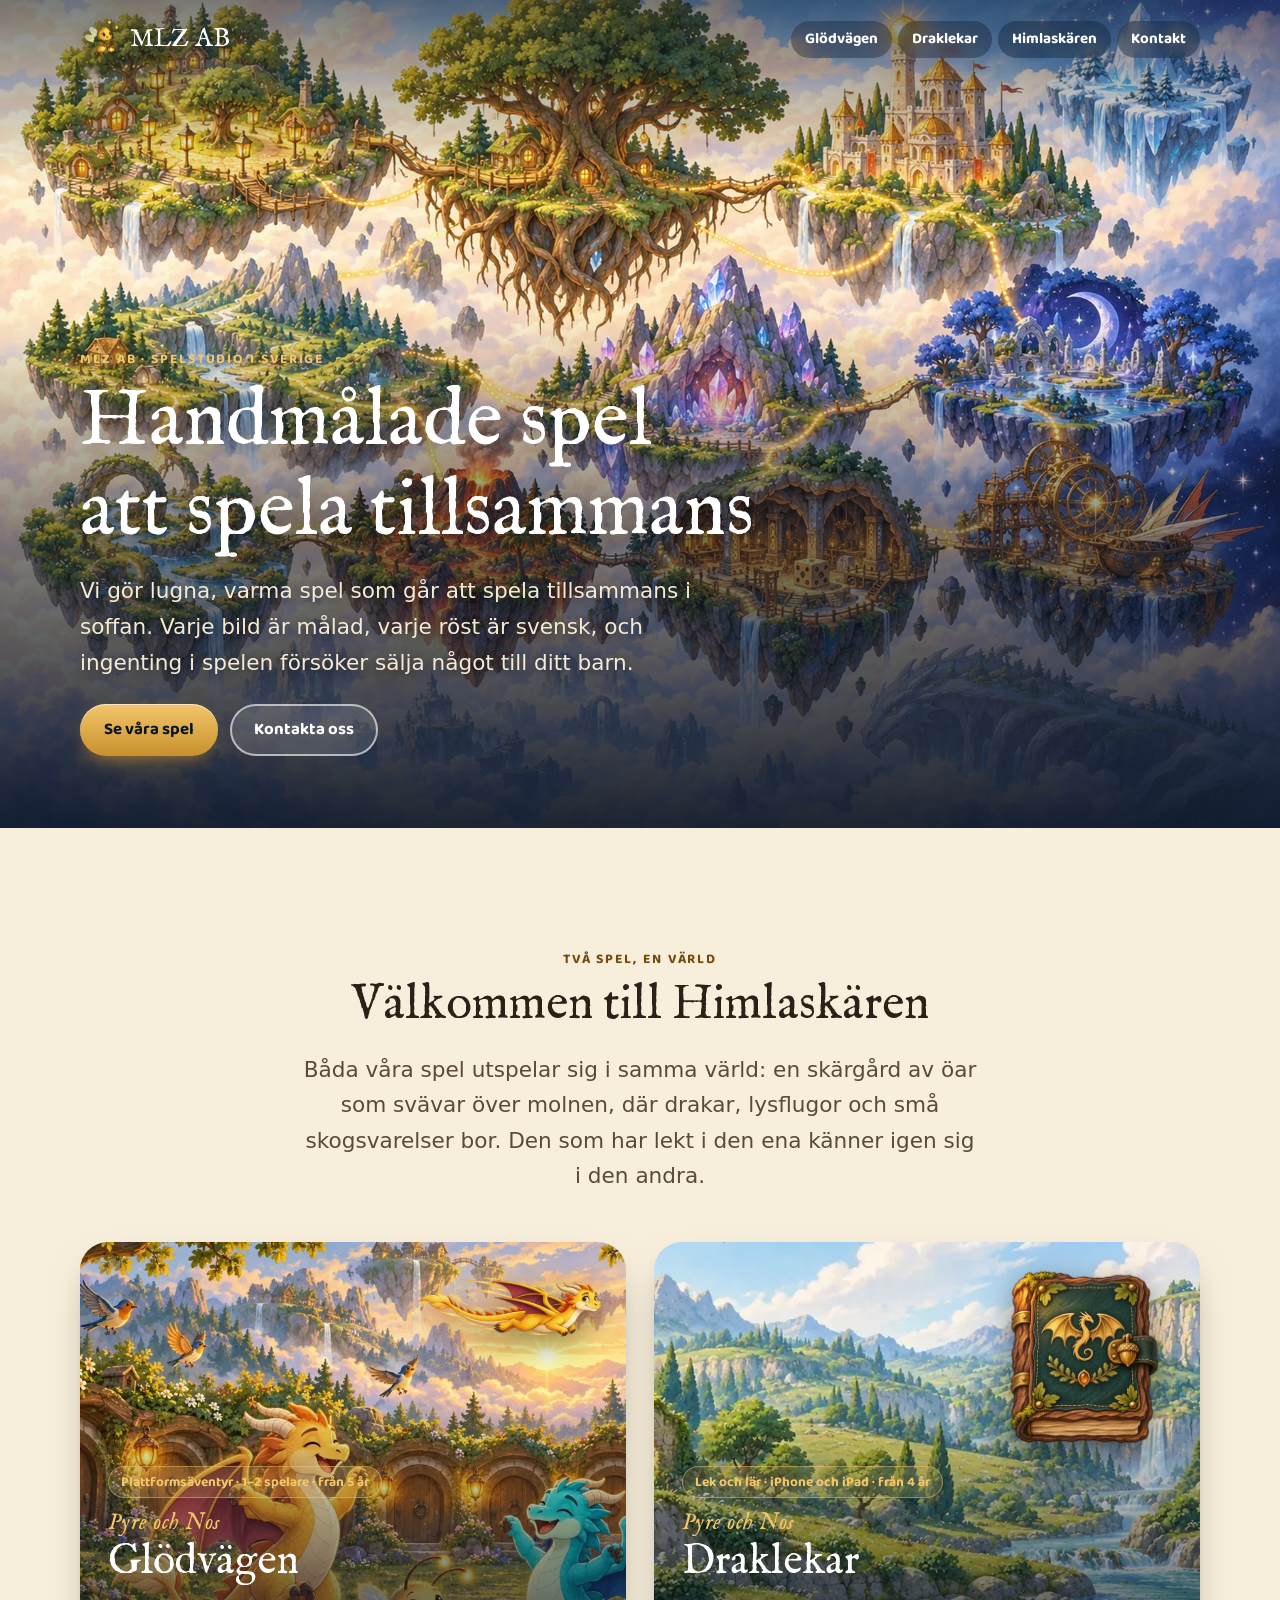
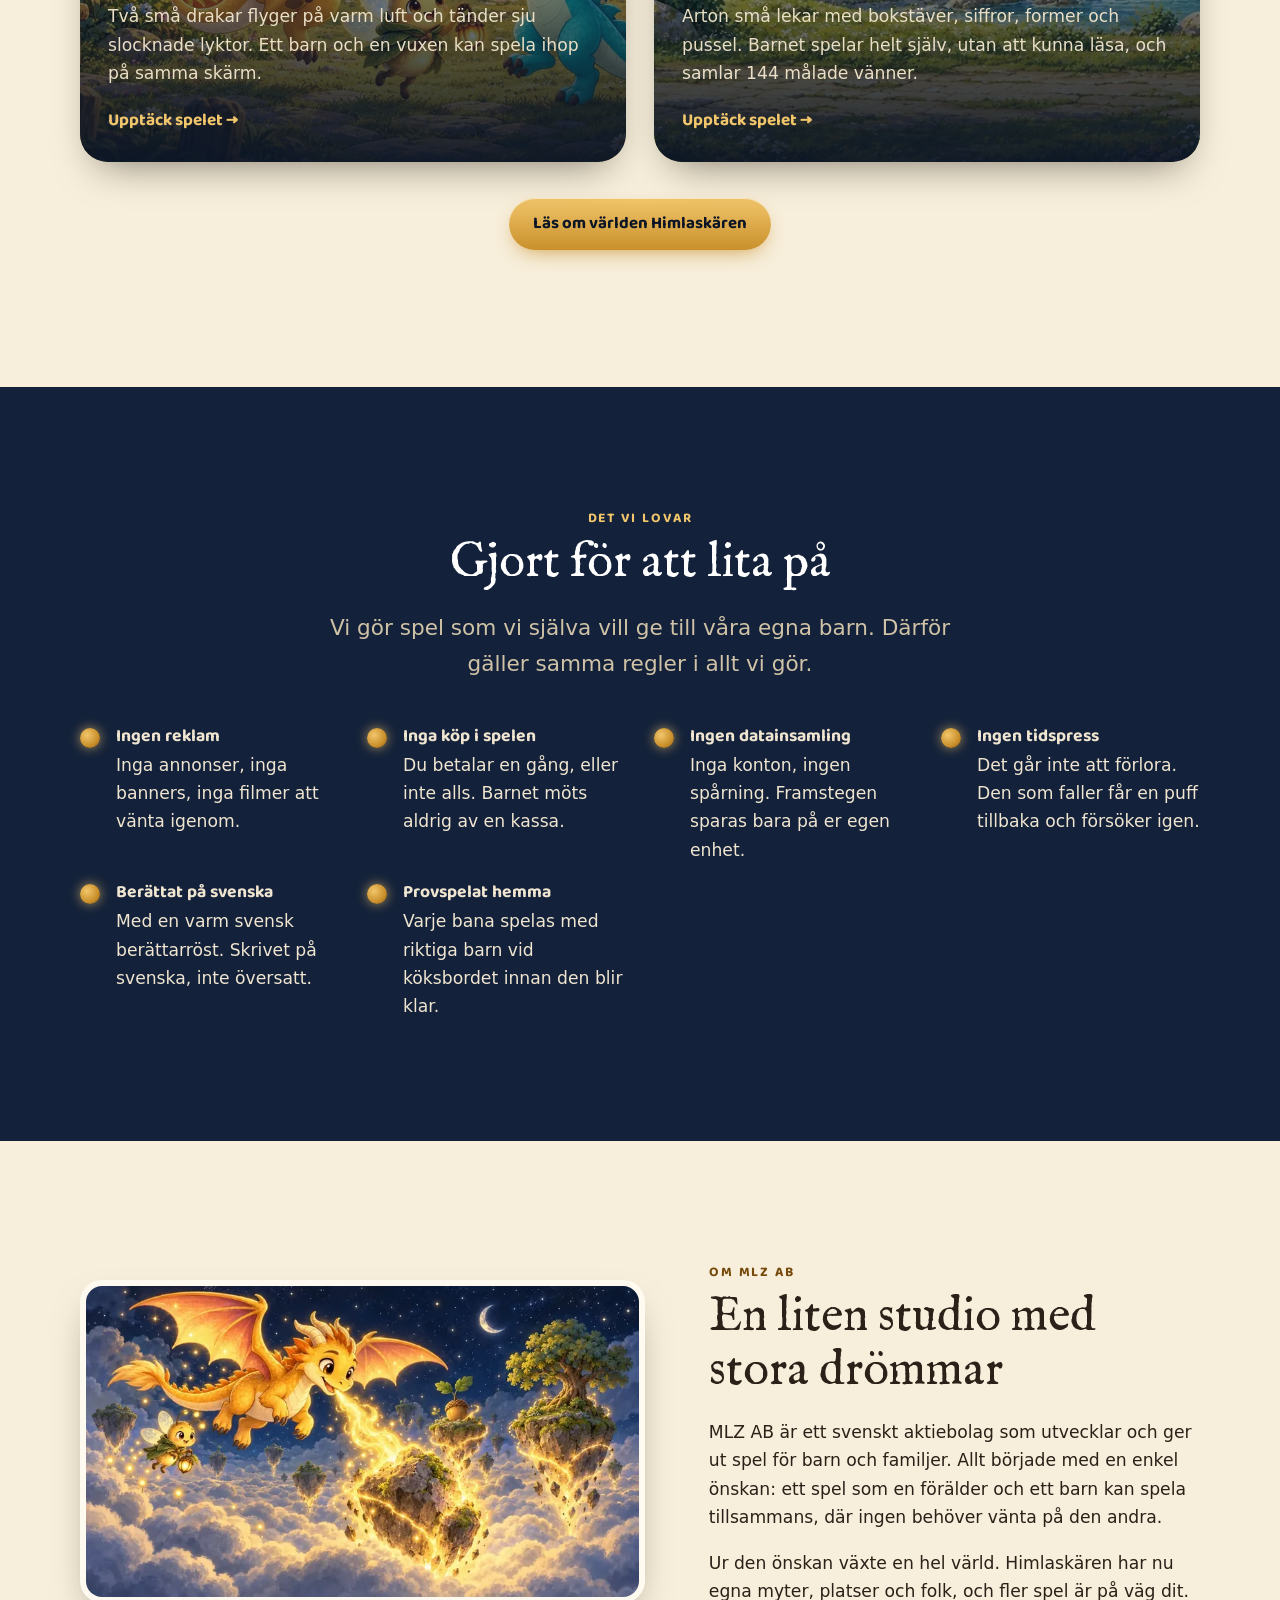
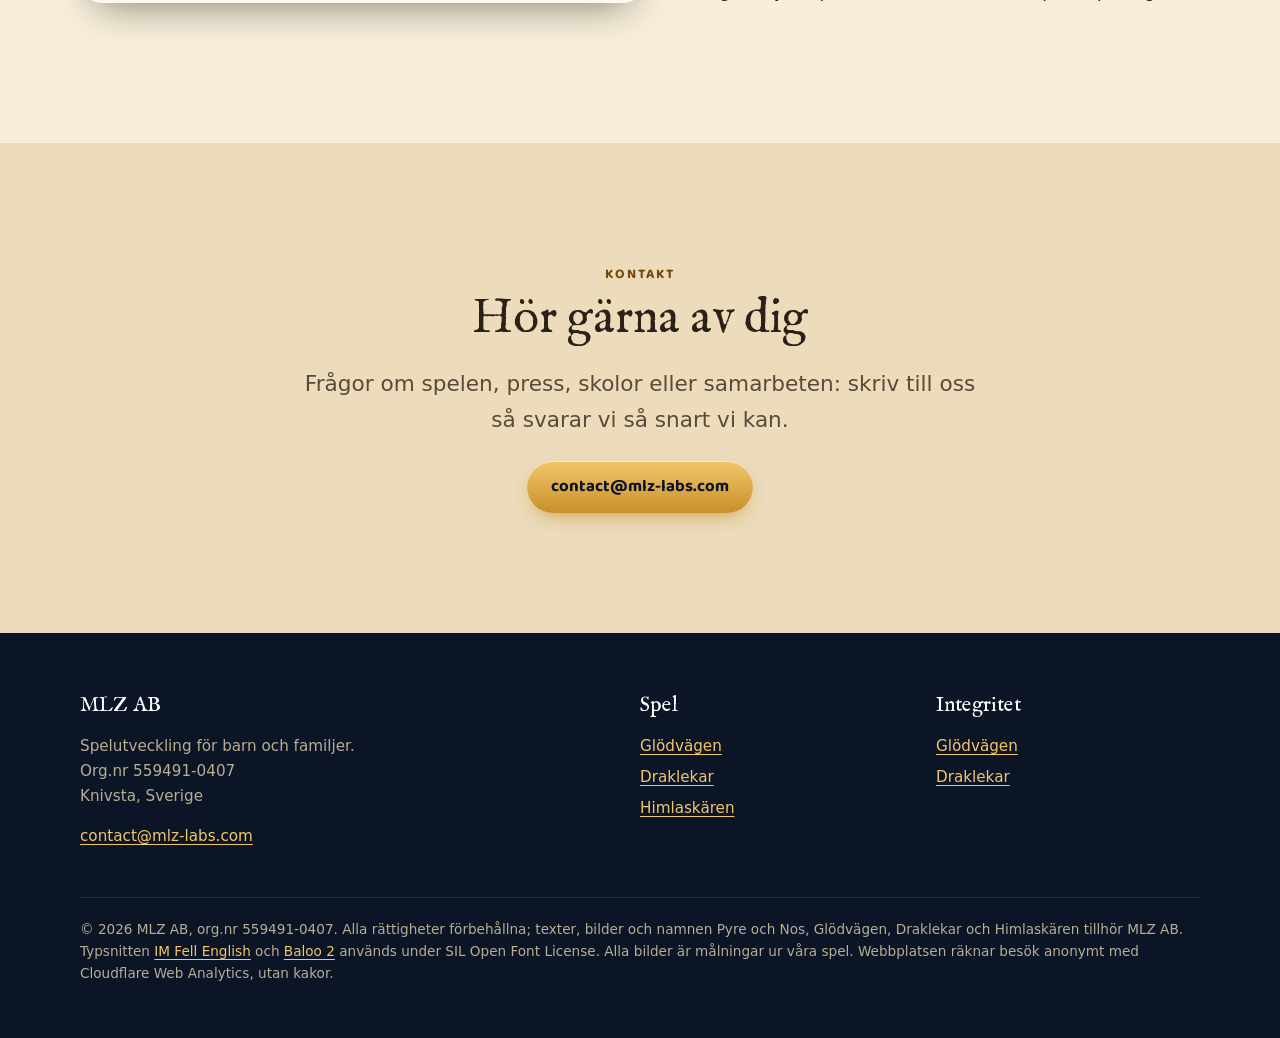
<file: index.html>
<!doctype html>
<html lang="sv" class="ingen-js">
<head>
  <meta charset="utf-8">
  <meta name="viewport" content="width=device-width, initial-scale=1">
  <title>MLZ AB – handmålade spel för barn och familjer</title>
  <meta name="description" content="MLZ AB är en liten svensk spelstudio som gör mysiga, handmålade spel som barn och vuxna spelar tillsammans: Pyre och Nos: Glödvägen och Pyre och Nos: Draklekar.">
  <meta property="og:title" content="MLZ AB – målade spel för barn och familjer">
  <meta property="og:description" content="Mysiga, handmålade spel som barn och vuxna spelar tillsammans.">
  <meta property="og:type" content="website">
  <link rel="canonical" href="https://mlz-labs.com/">
  <meta property="og:url" content="https://mlz-labs.com/">
  <meta property="og:image" content="https://mlz-labs.com/bilder/dela/mlz.jpg">
  <meta property="og:image:width" content="1200">
  <meta property="og:image:height" content="630">
  <meta property="og:locale" content="sv_SE">
  <meta property="og:site_name" content="MLZ AB">
  <meta name="twitter:card" content="summary_large_image">
  <link rel="preload" href="typsnitt/IMFellEnglish-Regular.woff2" as="font" type="font/woff2" crossorigin>
  <link rel="preload" as="image" href="bilder/mlz/himlaskaren-mobil.webp" media="(max-aspect-ratio: 4/3)" fetchpriority="high">
  <link rel="preload" as="image" href="bilder/mlz/himlaskaren.webp" imagesrcset="bilder/mlz/himlaskaren-800.webp 800w, bilder/mlz/himlaskaren-1200.webp 1200w, bilder/mlz/himlaskaren.webp 1800w" imagesizes="100vw" media="(min-aspect-ratio: 4/3)" fetchpriority="high">
  <script type="application/ld+json">{"@context": "https://schema.org", "@type": "Organization", "name": "MLZ AB", "url": "https://mlz-labs.com/", "logo": "https://mlz-labs.com/bilder/mlz/favicon.png", "email": "contact@mlz-labs.com", "taxID": "559491-0407", "address": {"@type": "PostalAddress", "addressLocality": "Knivsta", "addressCountry": "SE"}}</script>
  <meta name="theme-color" content="#13213a">
  <link rel="icon" type="image/png" href="bilder/mlz/favicon.png">
  <link rel="apple-touch-icon" href="bilder/mlz/favicon.png">
  <link rel="stylesheet" href="stil.css">
</head>
<body>
<a class="hoppa" href="#innehall">Hoppa till innehållet</a>

<header class="topp">
  <div class="inre">
    <a class="marke" href="./" aria-label="MLZ AB, till startsidan"><img decoding="async" src="bilder/mlz/luma-liten.webp" alt="" width="96" height="96"> <span>MLZ&nbsp;AB</span></a>
    <nav class="meny" aria-label="Huvudmeny">
      <a href="dragonaventyret/">Glödvägen</a>
      <a href="draklekar/">Draklekar</a>
      <a href="himlaskaren/">Himlaskären</a>
      <a href="#kontakt">Kontakt</a>
    </nav>
  </div>
</header>

<main id="innehall">
  <section class="hjalte">
    <picture>
      <source media="(max-aspect-ratio: 4/3)" srcset="bilder/mlz/himlaskaren-mobil.webp">
      <img class="bakgrund" src="bilder/mlz/himlaskaren.webp" srcset="bilder/mlz/himlaskaren-480.webp 480w, bilder/mlz/himlaskaren-800.webp 800w, bilder/mlz/himlaskaren-1200.webp 1200w, bilder/mlz/himlaskaren.webp 1800w" sizes="100vw" alt="Himlaskären: svävande öar med skogar, slott och vattenfall ovanför molnen" width="1800" height="1200" fetchpriority="high">
    </picture>
    <div class="inre">
      <p class="overrubrik">MLZ AB · Spelstudio i Sverige</p>
      <h1>Handmålade spel<br>att spela tillsammans</h1>
      <p class="ingress">Vi gör lugna, varma spel som går att spela tillsammans i soffan. Varje bild är målad, varje röst är svensk, och ingenting i spelen försöker sälja något till ditt barn.</p>
      <div class="knappar">
        <a class="knapp" href="#spelen">Se våra spel</a>
        <a class="knapp ihalig" href="#kontakt">Kontakta oss</a>
      </div>
    </div>
  </section>

  <section class="del" id="spelen">
    <div class="inre">
      <div class="smal mitt" style="text-align:center">
        <p class="overrubrik">Två spel, en värld</p>
        <h2>Välkommen till Himlaskären</h2>
        <p class="ingress">Båda våra spel utspelar sig i samma värld: en skärgård av öar som svävar över molnen, där drakar, lysflugor och små skogsvarelser bor. Den som har lekt i den ena känner igen sig i den andra.</p>
      </div>

      <div class="spel-par" style="margin-top:48px">
        <a class="spelkort syns" href="dragonaventyret/">
          <img decoding="async" class="bakgrund" src="bilder/dragon/lyktglantan-kort.webp" alt="" loading="lazy" width="800" height="800">
          <img decoding="async" class="figur" src="bilder/dragon/gul-svep.webp" alt="" loading="lazy" width="420" height="214">
          <div class="text">
            <span class="etikett">Plattformsäventyr · 1–2 spelare · från 5 år</span>
            <h3 style="margin-top:12px"><span class="serie">Pyre och Nos</span>Glödvägen</h3>
            <p>Två små drakar flyger på varm luft och tänder sju slocknade lyktor. Ett barn och en vuxen kan spela ihop på samma skärm.</p>
            <span class="las">Upptäck spelet →</span>
          </div>
        </a>
        <a class="spelkort syns" href="draklekar/">
          <img decoding="async" class="bakgrund" src="bilder/draklekar/kort.webp" alt="" loading="lazy" width="600" height="800">
          <img decoding="async" class="figur" src="bilder/draklekar/album.webp" alt="" loading="lazy" width="380" height="380">
          <div class="text">
            <span class="etikett">Lek och lär · iPhone och iPad · från 4 år</span>
            <h3 style="margin-top:12px"><span class="serie">Pyre och Nos</span>Draklekar</h3>
            <p>Arton små lekar med bokstäver, siffror, former och pussel. Barnet spelar helt själv, utan att kunna läsa, och samlar 144 målade vänner.</p>
            <span class="las">Upptäck spelet →</span>
          </div>
        </a>
      </div>
      <p class="varldslank"><a class="knapp" href="himlaskaren/">Läs om världen Himlaskären</a></p>
    </div>
  </section>

  <section class="del natt stjarnhimmel">
    <div class="inre">
      <div class="smal mitt" style="text-align:center">
        <p class="overrubrik">Det vi lovar</p>
        <h2>Gjort för att lita på</h2>
        <p class="ingress">Vi gör spel som vi själva vill ge till våra egna barn. Därför gäller samma regler i allt vi gör.</p>
      </div>
      <ul class="loften" style="margin-top:40px">
        <li><strong>Ingen reklam</strong>Inga annonser, inga banners, inga filmer att vänta igenom.</li>
        <li><strong>Inga köp i spelen</strong>Du betalar en gång, eller inte alls. Barnet möts aldrig av en kassa.</li>
        <li><strong>Ingen datainsamling</strong>Inga konton, ingen spårning. Framstegen sparas bara på er egen enhet.</li>
        <li><strong>Ingen tidspress</strong>Det går inte att förlora. Den som faller får en puff tillbaka och försöker igen.</li>
        <li><strong>Berättat på svenska</strong>Med en varm svensk berättarröst. Skrivet på svenska, inte översatt.</li>
        <li><strong>Provspelat hemma</strong>Varje bana spelas med riktiga barn vid köksbordet innan den blir klar.</li>
      </ul>
    </div>
  </section>

  <section class="del">
    <div class="inre par">
      <div class="ram syns"><img decoding="async" src="bilder/dragon/solvinge.webp" srcset="bilder/dragon/solvinge-480.webp 480w, bilder/dragon/solvinge-800.webp 800w, bilder/dragon/solvinge-1200.webp 1200w, bilder/dragon/solvinge.webp 1600w" sizes="(max-width: 860px) 100vw, 590px" alt="Målning: en gul drake blåser eld på en svävande sten ovanför molnen" loading="lazy" width="1600" height="900"></div>
      <div class="syns">
        <p class="overrubrik">Om MLZ AB</p>
        <h2>En liten studio med stora drömmar</h2>
        <p>MLZ AB är ett svenskt aktiebolag som utvecklar och ger ut spel för barn och familjer. Allt började med en enkel önskan: ett spel som en förälder och ett barn kan spela tillsammans, där ingen behöver vänta på den andra.</p>
        <p>Ur den önskan växte en hel värld. Himlaskären har nu egna myter, platser och folk, och fler spel är på väg dit.</p>
      </div>
    </div>
  </section>

  <section class="del morkpergament" id="kontakt">
    <div class="inre smal mitt" style="text-align:center">
      <p class="overrubrik">Kontakt</p>
      <h2>Hör gärna av dig</h2>
      <p class="ingress">Frågor om spelen, press, skolor eller samarbeten: skriv till oss så svarar vi så snart vi kan.</p>
      <div class="knappar" style="justify-content:center">
        <a class="knapp" href="mailto:contact@mlz-labs.com">contact@mlz-labs.com</a>
      </div>
    </div>
  </section>
</main>

<footer class="fot">
  <div class="inre">
    <div>
      <p class="fot-rubrik">MLZ AB</p>
      <p>Spelutveckling för barn och familjer.<br>Org.nr 559491-0407<br>Knivsta, Sverige</p>
      <p><a href="mailto:contact@mlz-labs.com">contact@mlz-labs.com</a></p>
    </div>
    <div>
      <p class="fot-rubrik">Spel</p>
      <ul>
        <li><a href="dragonaventyret/">Glödvägen</a></li>
        <li><a href="draklekar/">Draklekar</a></li>
        <li><a href="himlaskaren/">Himlaskären</a></li>
      </ul>
    </div>
    <div>
      <p class="fot-rubrik">Integritet</p>
      <ul>
        <li><a href="dragonaventyret/integritet.html">Glödvägen</a></li>
        <li><a href="draklekar/integritet.html">Draklekar</a></li>
      </ul>
    </div>
    <p class="liten">© 2026 MLZ AB, org.nr 559491-0407. Alla rättigheter förbehållna; texter, bilder och namnen Pyre och Nos, Glödvägen, Draklekar och Himlaskären tillhör MLZ AB. Typsnitten <a href="/typsnitt/OFL-IMFellEnglish.txt">IM Fell English</a> och <a href="/typsnitt/OFL.txt">Baloo 2</a> används under SIL Open Font License. Alla bilder är målningar ur våra spel. Webbplatsen räknar besök anonymt med Cloudflare Web Analytics, utan kakor.</p>
  </div>
</footer>

<script src="syns.js"></script>
<!-- Cloudflare Web Analytics: räknar besök anonymt, utan kakor -->
<script type="module" src="https://static.cloudflareinsights.com/beacon.min.js" data-cf-beacon='{"token": "9c8eac4a6fa944ed99d2a3144f2672da"}'></script>
</body>
</html>
</file>
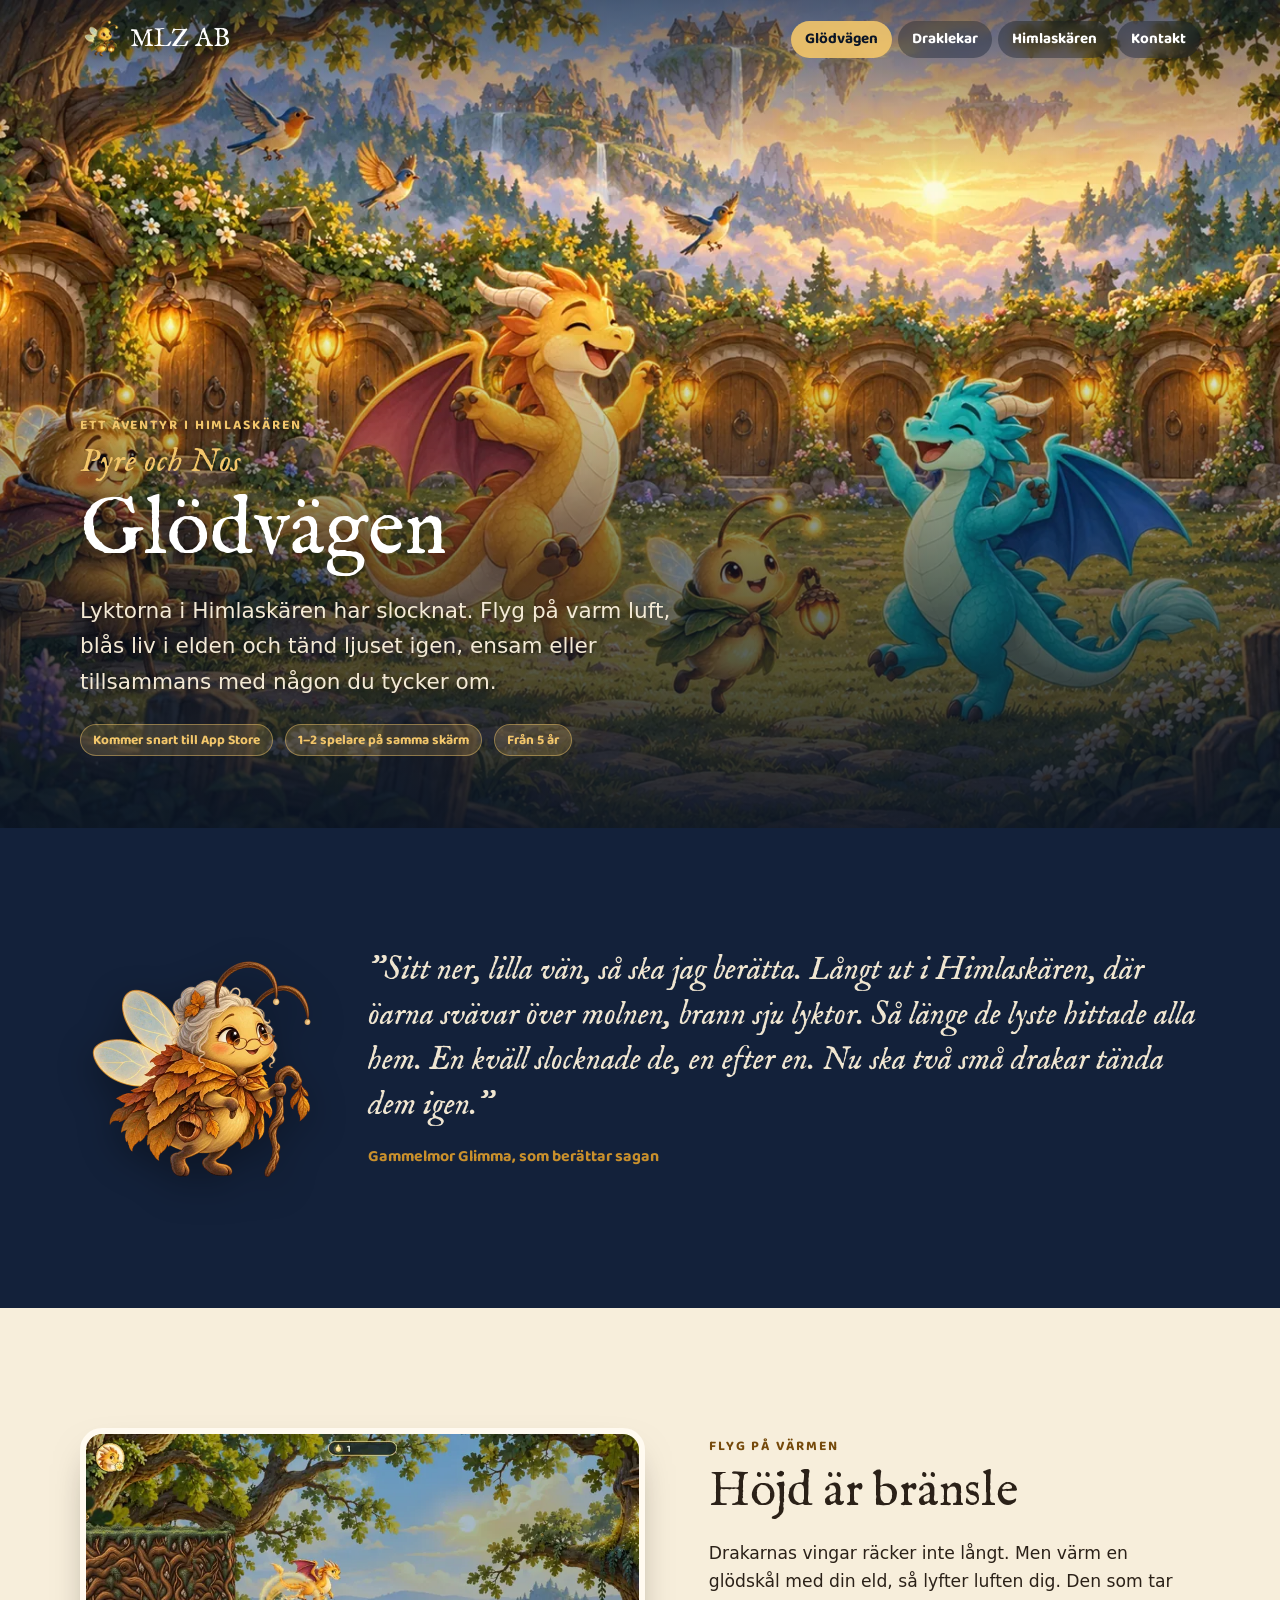
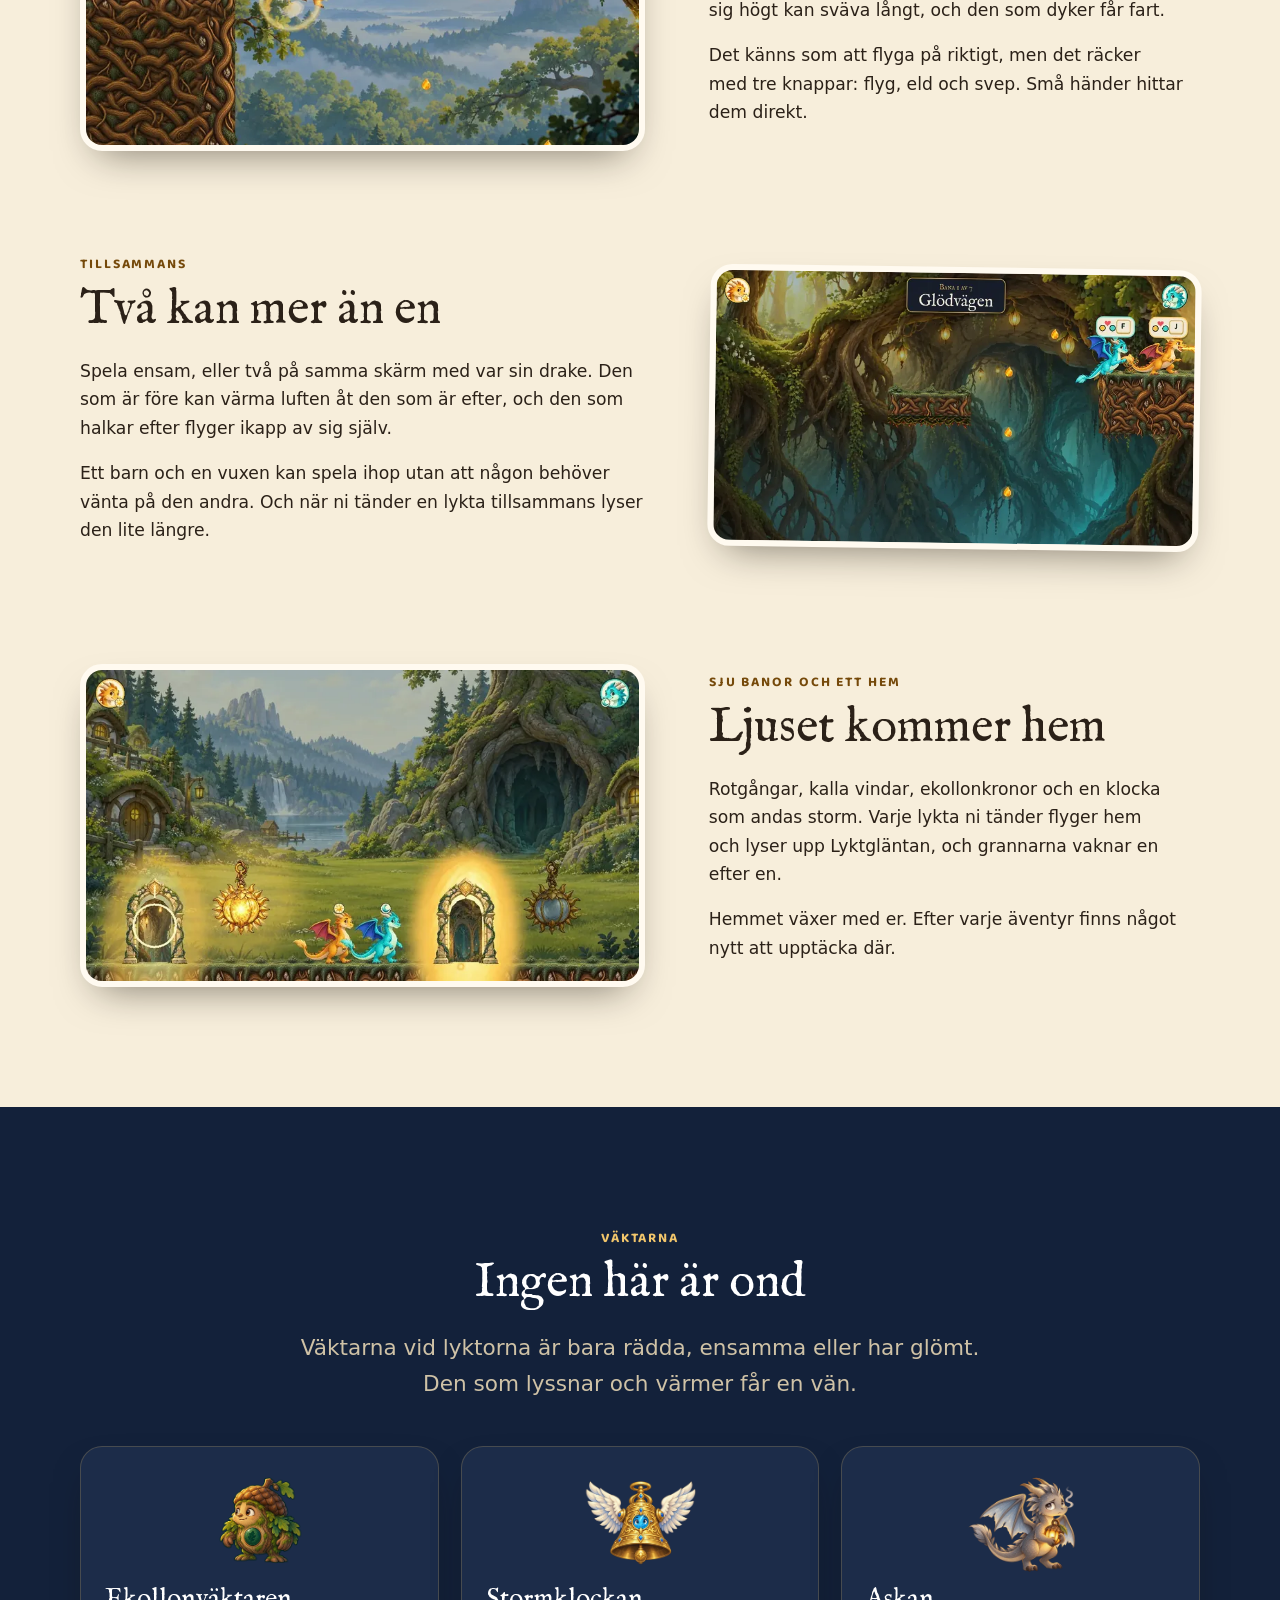
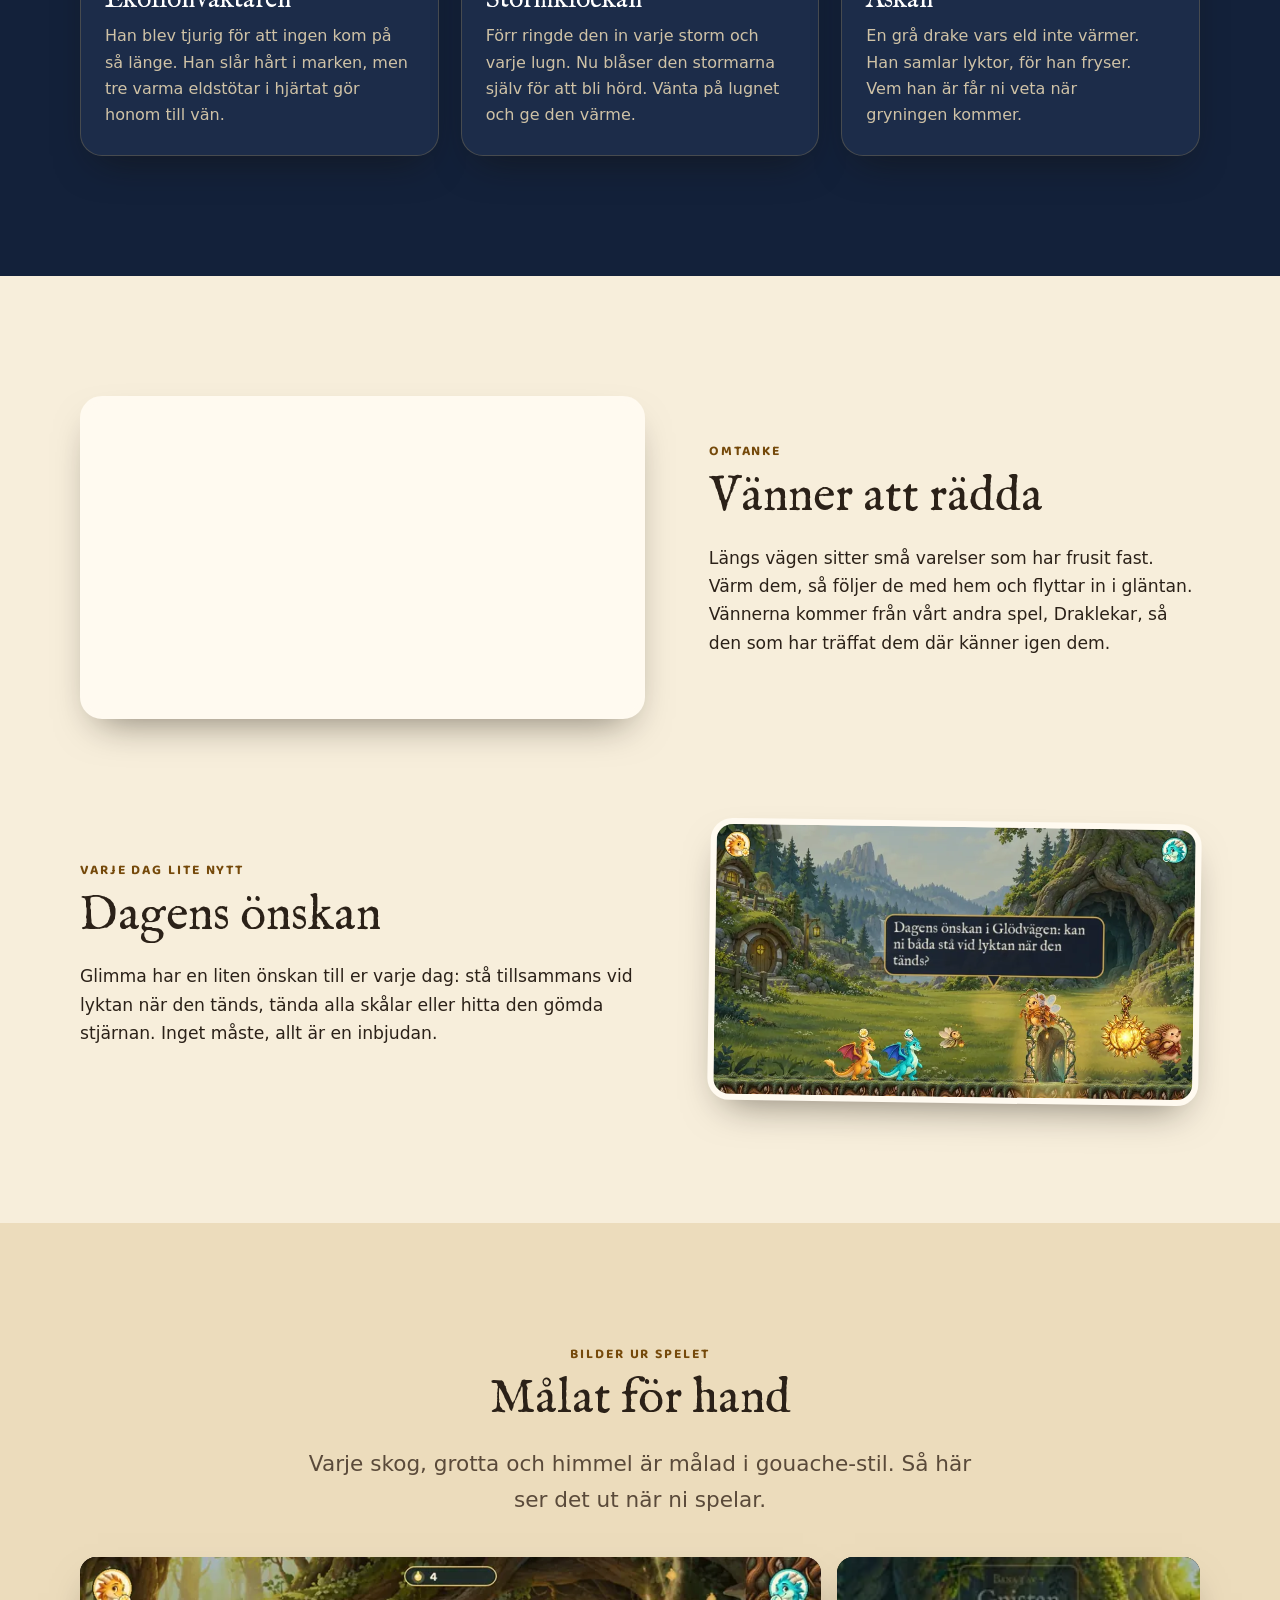
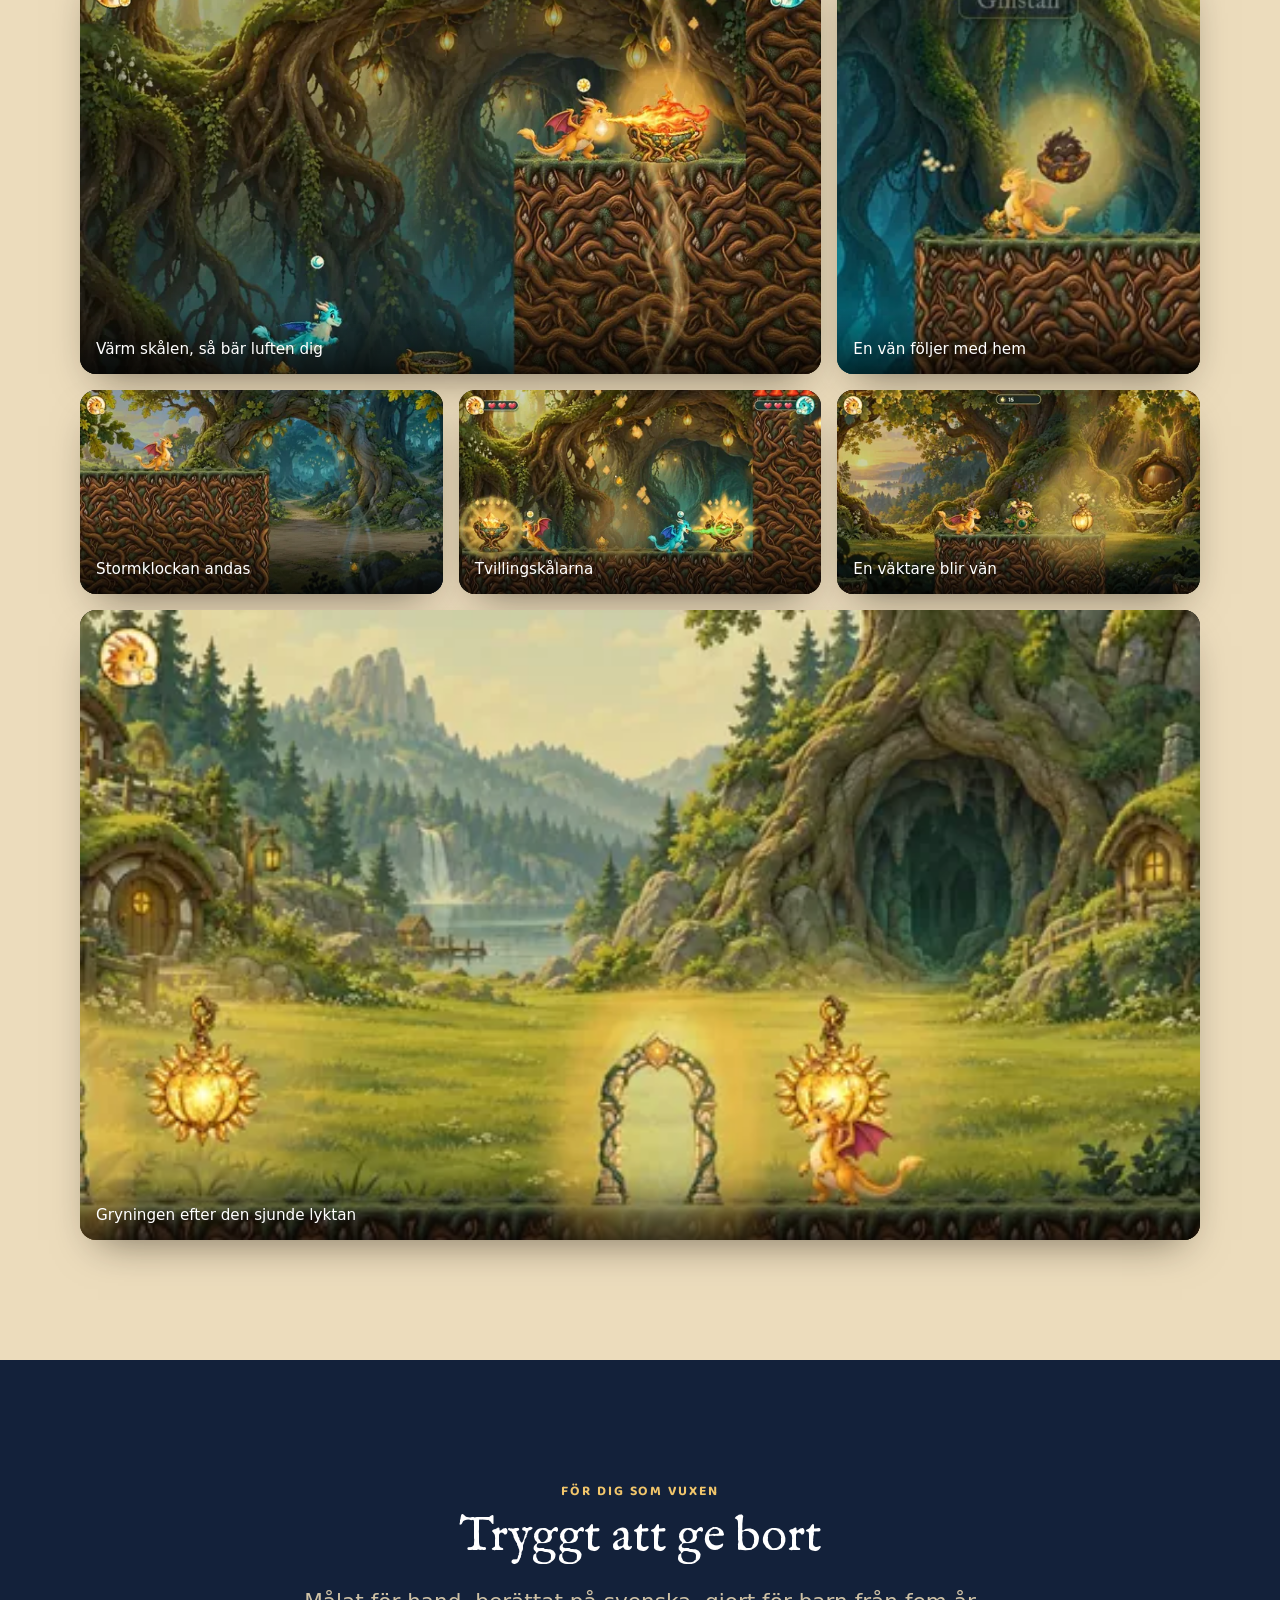
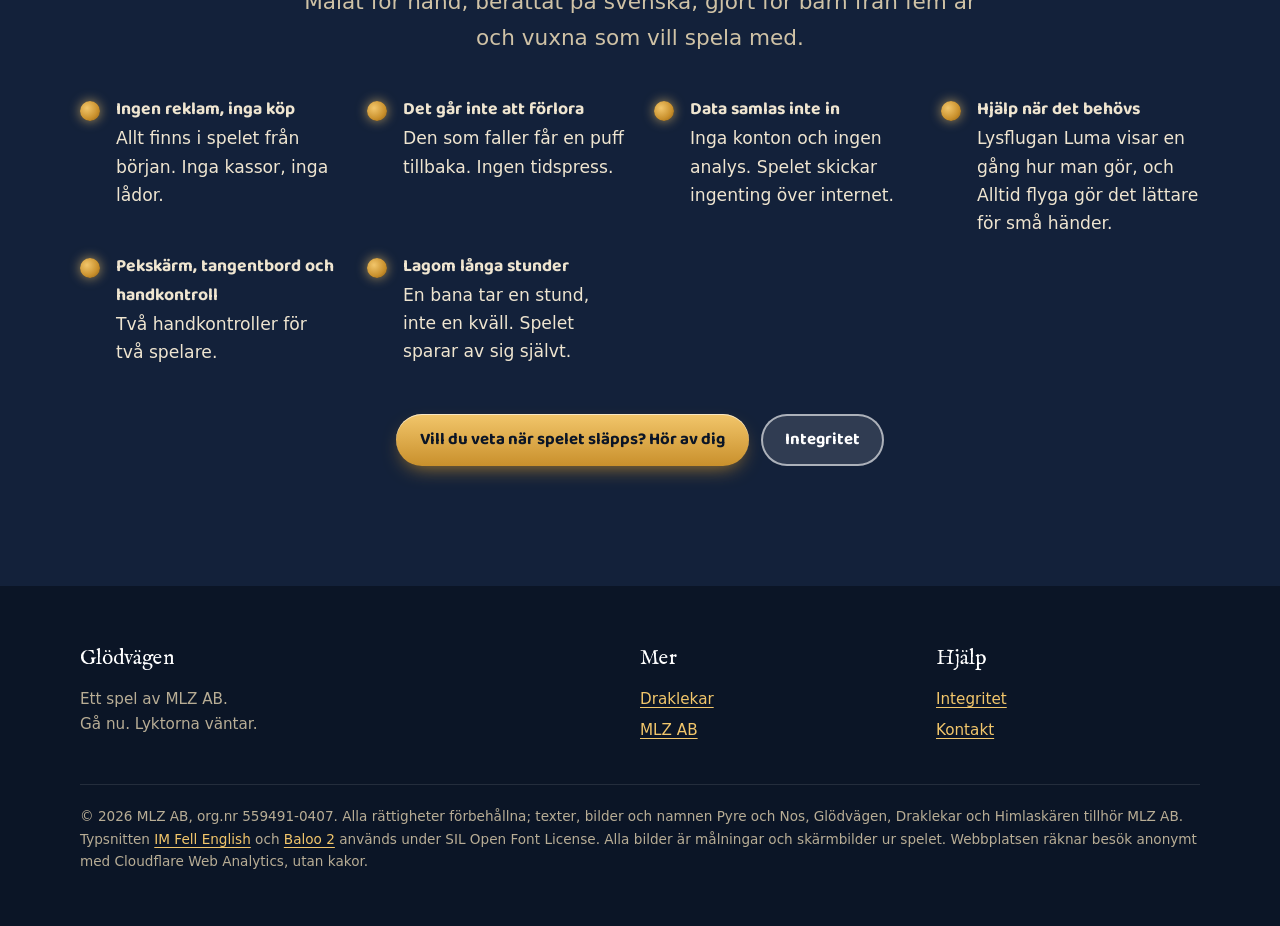
<file: dragonaventyret/index.html>
<!doctype html>
<html lang="sv" class="ingen-js">
<head>
  <meta charset="utf-8">
  <meta name="viewport" content="width=device-width, initial-scale=1">
  <title>Pyre och Nos: Glödvägen – två drakar tänder sju lyktor · MLZ AB</title>
  <meta name="description" content="Lyktorna i Himlaskären har slocknat. Flyg på varm luft, blås liv i elden och tänd ljuset igen, ensam eller tillsammans med någon du tycker om. Ett handmålat familjeäventyr för barn från fem år.">
  <meta property="og:title" content="Pyre och Nos: Glödvägen – två drakar tänder sju lyktor">
  <meta property="og:description" content="Ett handmålat plattformsäventyr för en eller två spelare på samma skärm. Gjort för barn och vuxna att spela tillsammans.">
  <meta property="og:type" content="website">
  <link rel="canonical" href="https://mlz-labs.com/dragonaventyret/">
  <meta property="og:url" content="https://mlz-labs.com/dragonaventyret/">
  <meta property="og:image" content="https://mlz-labs.com/bilder/dela/dragonaventyret.jpg">
  <meta property="og:image:width" content="1200">
  <meta property="og:image:height" content="630">
  <meta property="og:locale" content="sv_SE">
  <meta property="og:site_name" content="MLZ AB">
  <meta name="twitter:card" content="summary_large_image">
  <link rel="preload" href="../typsnitt/IMFellEnglish-Regular.woff2" as="font" type="font/woff2" crossorigin>
  <link rel="preload" as="image" href="../bilder/dragon/lyktglantan-mobil.webp" media="(max-aspect-ratio: 4/3)" fetchpriority="high">
  <link rel="preload" as="image" href="../bilder/dragon/lyktglantan.webp" imagesrcset="../bilder/dragon/lyktglantan-800.webp 800w, ../bilder/dragon/lyktglantan-1200.webp 1200w, ../bilder/dragon/lyktglantan.webp 1600w" imagesizes="100vw" media="(min-aspect-ratio: 4/3)" fetchpriority="high">
  <script type="application/ld+json">{"@context": "https://schema.org", "@type": "VideoGame", "name": "Pyre och Nos: Glödvägen", "alternateName": "Glödvägen", "description": "Lyktorna i Himlaskären har slocknat. Flyg på varm luft, blås liv i elden och tänd ljuset igen, ensam eller tillsammans med någon du tycker om. Ett handmålat familjeäventyr för barn från fem år.", "url": "https://mlz-labs.com/dragonaventyret/", "image": "https://mlz-labs.com/bilder/dela/dragonaventyret.jpg", "inLanguage": "sv", "publisher": {"@type": "Organization", "name": "MLZ AB", "url": "https://mlz-labs.com/"}, "gamePlatform": ["iOS", "macOS", "Windows"], "numberOfPlayers": {"@type": "QuantitativeValue", "minValue": 1, "maxValue": 2}}</script>
  <meta name="theme-color" content="#13213a">
  <link rel="icon" type="image/png" href="../bilder/mlz/favicon.png">
  <link rel="stylesheet" href="../stil.css">
</head>
<body>
<a class="hoppa" href="#innehall">Hoppa till innehållet</a>

<header class="topp">
  <div class="inre">
    <a class="marke" href="../" aria-label="MLZ AB, till startsidan"><img decoding="async" src="../bilder/mlz/luma-liten.webp" alt="" width="96" height="96"> <span>MLZ&nbsp;AB</span></a>
    <nav class="meny" aria-label="Huvudmeny">
      <a href="./" aria-current="page">Glödvägen</a>
      <a href="../draklekar/">Draklekar</a>
      <a href="../himlaskaren/">Himlaskären</a>
      <a href="../#kontakt">Kontakt</a>
    </nav>
  </div>
</header>

<main id="innehall">
  <section class="hjalte">
    <picture>
      <source media="(max-aspect-ratio: 4/3)" srcset="../bilder/dragon/lyktglantan-mobil.webp">
      <img class="bakgrund" src="../bilder/dragon/lyktglantan.webp" srcset="../bilder/dragon/lyktglantan-480.webp 480w, ../bilder/dragon/lyktglantan-800.webp 800w, bilder/dragon/lyktglantan-1200.webp 1200w, ../bilder/dragon/lyktglantan.webp 1600w" sizes="100vw" alt="Lyktgläntan i gryningsljus, där drakarna bor" width="1600" height="900" fetchpriority="high">
    </picture>
    <div class="inre">
      <p class="overrubrik">Ett äventyr i Himlaskären</p>
      <h1><span class="serie">Pyre och Nos</span>Glödvägen</h1>
      <p class="ingress">Lyktorna i Himlaskären har slocknat. Flyg på varm luft, blås liv i elden och tänd ljuset igen, ensam eller tillsammans med någon du tycker om.</p>
      <div class="knappar">
        <span class="etikett">Kommer snart till App Store</span>
        <span class="etikett">1–2 spelare på samma skärm</span>
        <span class="etikett">Från 5 år</span>
      </div>
    </div>
  </section>

  <section class="del natt stjarnhimmel">
    <div class="inre citat-rad">
      <img decoding="async" class="syns" src="../bilder/dragon/glimma.webp" alt="Gammelmor Glimma, en gammal lysfluga med sjal och käpp" loading="lazy" width="480" height="480">
      <div class="syns">
        <blockquote class="citat">”Sitt ner, lilla vän, så ska jag berätta. Långt ut i Himlaskären, där öarna svävar över molnen, brann sju lyktor. Så länge de lyste hittade alla hem. En kväll slocknade de, en efter en. Nu ska två små drakar tända dem igen.”</blockquote>
        <p class="signatur">Gammelmor Glimma, som berättar sagan</p>
      </div>
    </div>
  </section>

  <section class="del">
    <div class="inre">
      <div class="par">
        <div class="ram syns"><img decoding="async" src="../bilder/dragon/svepet.webp" srcset="../bilder/dragon/svepet-480.webp 480w, ../bilder/dragon/svepet-800.webp 800w, ../bilder/dragon/svepet.webp 1280w" sizes="(max-width: 860px) 100vw, 590px" alt="Skärmbild: den gula draken svävar över en dimmig skog" loading="lazy" width="1280" height="720"></div>
        <div class="syns">
          <p class="overrubrik">Flyg på värmen</p>
          <h2>Höjd är bränsle</h2>
          <p>Drakarnas vingar räcker inte långt. Men värm en glödskål med din eld, så lyfter luften dig. Den som tar sig högt kan sväva långt, och den som dyker får fart.</p>
          <p>Det känns som att flyga på riktigt, men det räcker med tre knappar: flyg, eld och svep. Små händer hittar dem direkt.</p>
        </div>
      </div>

      <div class="par vand">
        <div class="ram syns"><img decoding="async" src="../bilder/dragon/tillsammans.webp" srcset="../bilder/dragon/tillsammans-480.webp 480w, ../bilder/dragon/tillsammans-800.webp 800w, ../bilder/dragon/tillsammans.webp 1280w" sizes="(max-width: 860px) 100vw, 590px" alt="Skärmbild: två drakar flyger tillsammans mot en lykta i skogen" loading="lazy" width="1280" height="720"></div>
        <div class="syns">
          <p class="overrubrik">Tillsammans</p>
          <h2>Två kan mer än en</h2>
          <p>Spela ensam, eller två på samma skärm med var sin drake. Den som är före kan värma luften åt den som är efter, och den som halkar efter flyger ikapp av sig själv.</p>
          <p>Ett barn och en vuxen kan spela ihop utan att någon behöver vänta på den andra. Och när ni tänder en lykta tillsammans lyser den lite längre.</p>
        </div>
      </div>

      <div class="par">
        <div class="ram syns"><img decoding="async" src="../bilder/dragon/ljuset-hem.webp" srcset="../bilder/dragon/ljuset-hem-480.webp 480w, ../bilder/dragon/ljuset-hem-800.webp 800w, ../bilder/dragon/ljuset-hem.webp 1280w" sizes="(max-width: 860px) 100vw, 590px" alt="Skärmbild: Lyktgläntan där hemma, med tända lyktor och dörrar till nya banor" loading="lazy" width="1280" height="720"></div>
        <div class="syns">
          <p class="overrubrik">Sju banor och ett hem</p>
          <h2>Ljuset kommer hem</h2>
          <p>Rotgångar, kalla vindar, ekollonkronor och en klocka som andas storm. Varje lykta ni tänder flyger hem och lyser upp Lyktgläntan, och grannarna vaknar en efter en.</p>
          <p>Hemmet växer med er. Efter varje äventyr finns något nytt att upptäcka där.</p>
        </div>
      </div>
    </div>
  </section>

  <section class="del natt">
    <div class="inre">
      <div class="smal mitt" style="text-align:center">
        <p class="overrubrik">Väktarna</p>
        <h2>Ingen här är ond</h2>
        <p class="ingress">Väktarna vid lyktorna är bara rädda, ensamma eller har glömt. Den som lyssnar och värmer får en vän.</p>
      </div>
      <div class="kort-rutnat" style="margin-top:44px">
        <div class="kort syns">
          <img decoding="async" class="ikon" src="../bilder/dragon/ekollonvaktaren.webp" alt="" loading="lazy" width="520" height="450">
          <h3>Ekollonväktaren</h3>
          <p>Han blev tjurig för att ingen kom på så länge. Han slår hårt i marken, men tre varma eldstötar i hjärtat gör honom till vän.</p>
        </div>
        <div class="kort syns">
          <img decoding="async" class="ikon" src="../bilder/dragon/stormklockan.webp" alt="" loading="lazy" width="520" height="418">
          <h3>Stormklockan</h3>
          <p>Förr ringde den in varje storm och varje lugn. Nu blåser den stormarna själv för att bli hörd. Vänta på lugnet och ge den värme.</p>
        </div>
        <div class="kort syns">
          <img decoding="async" class="ikon" src="../bilder/dragon/askan.webp" alt="" loading="lazy" width="520" height="520">
          <h3>Askan</h3>
          <p>En grå drake vars eld inte värmer. Han samlar lyktor, för han fryser. Vem han är får ni veta när gryningen kommer.</p>
        </div>
      </div>
    </div>
  </section>

  <section class="del">
    <div class="inre">
      <div class="par">
        <div class="ram syns"><img decoding="async" src="../bilder/dragon/frusen.webp" srcset="../bilder/dragon/frusen-480.webp 480w, ../bilder/dragon/frusen-800.webp 800w, ../bilder/dragon/frusen.webp 1280w" sizes="(max-width: 860px) 100vw, 590px" alt="Skärmbild: en liten vän sitter fastfrusen i en isbubbla bredvid draken" loading="lazy" width="1280" height="720"></div>
        <div class="syns">
          <p class="overrubrik">Omtanke</p>
          <h2>Vänner att rädda</h2>
          <p>Längs vägen sitter små varelser som har frusit fast. Värm dem, så följer de med hem och flyttar in i gläntan. Vännerna kommer från vårt andra spel, Draklekar, så den som har träffat dem där känner igen dem.</p>
        </div>
      </div>
      <div class="par vand">
        <div class="ram syns"><img decoding="async" src="../bilder/dragon/onskan.webp" srcset="../bilder/dragon/onskan-480.webp 480w, ../bilder/dragon/onskan-800.webp 800w, ../bilder/dragon/onskan.webp 1280w" sizes="(max-width: 860px) 100vw, 590px" alt="Skärmbild: Glimma ger dagens önskan i Lyktgläntan" loading="lazy" width="1280" height="720"></div>
        <div class="syns">
          <p class="overrubrik">Varje dag lite nytt</p>
          <h2>Dagens önskan</h2>
          <p>Glimma har en liten önskan till er varje dag: stå tillsammans vid lyktan när den tänds, tända alla skålar eller hitta den gömda stjärnan. Inget måste, allt är en inbjudan.</p>
        </div>
      </div>
    </div>
  </section>

  <section class="del morkpergament">
    <div class="inre">
      <div class="smal mitt" style="text-align:center">
        <p class="overrubrik">Bilder ur spelet</p>
        <h2>Målat för hand</h2>
        <p class="ingress">Varje skog, grotta och himmel är målad i gouache-stil. Så här ser det ut när ni spelar.</p>
      </div>
      <div class="galleri" style="margin-top:40px">
        <figure class="g8 syns"><img decoding="async" src="../bilder/dragon/gnistor.webp" srcset="../bilder/dragon/gnistor-480.webp 480w, ../bilder/dragon/gnistor-800.webp 800w, ../bilder/dragon/gnistor.webp 1280w" sizes="(max-width: 860px) 100vw, 740px" alt="Den gula draken värmer en glödskål så att varm luft stiger" loading="lazy" width="1280" height="720"><figcaption>Värm skålen, så bär luften dig</figcaption></figure>
        <figure class="g4 syns"><img decoding="async" src="../bilder/dragon/foljer-med.webp" srcset="../bilder/dragon/foljer-med-480.webp 480w, ../bilder/dragon/foljer-med-800.webp 800w, ../bilder/dragon/foljer-med.webp 1280w" sizes="(max-width: 860px) 100vw, 365px" alt="En räddad vän följer med draken hem" loading="lazy" width="1280" height="720"><figcaption>En vän följer med hem</figcaption></figure>
        <figure class="g4 syns"><img decoding="async" src="../bilder/dragon/storm-andas.webp" srcset="../bilder/dragon/storm-andas-480.webp 480w, ../bilder/dragon/storm-andas-800.webp 800w, ../bilder/dragon/storm-andas.webp 1280w" sizes="(max-width: 860px) 100vw, 365px" alt="Stormklockans klippa" loading="lazy" width="1280" height="720"><figcaption>Stormklockan andas</figcaption></figure>
        <figure class="g4 syns"><img decoding="async" src="../bilder/dragon/tvillingskalarna.webp" srcset="../bilder/dragon/tvillingskalarna-480.webp 480w, ../bilder/dragon/tvillingskalarna-800.webp 800w, ../bilder/dragon/tvillingskalarna.webp 1280w" sizes="(max-width: 860px) 100vw, 365px" alt="Två drakar vid två glödskålar" loading="lazy" width="1280" height="720"><figcaption>Tvillingskålarna</figcaption></figure>
        <figure class="g4 syns"><img decoding="async" src="../bilder/dragon/ekollon-van.webp" srcset="../bilder/dragon/ekollon-van-480.webp 480w, ../bilder/dragon/ekollon-van-800.webp 800w, ../bilder/dragon/ekollon-van.webp 1280w" sizes="(max-width: 860px) 100vw, 365px" alt="Ekollonväktaren har blivit en vän" loading="lazy" width="1280" height="720"><figcaption>En väktare blir vän</figcaption></figure>
        <figure class="g12 syns"><img decoding="async" src="../bilder/dragon/gryningen.webp" srcset="../bilder/dragon/gryningen-480.webp 480w, ../bilder/dragon/gryningen-800.webp 800w, ../bilder/dragon/gryningen.webp 1280w" sizes="(max-width: 860px) 100vw, 365px" alt="Gryningen i Lyktgläntan efter den sjunde lyktan" loading="lazy" width="1280" height="720"><figcaption>Gryningen efter den sjunde lyktan</figcaption></figure>
      </div>
    </div>
  </section>

  <section class="del natt stjarnhimmel">
    <div class="inre">
      <div class="smal mitt" style="text-align:center">
        <p class="overrubrik">För dig som vuxen</p>
        <h2>Tryggt att ge bort</h2>
        <p class="ingress">Målat för hand, berättat på svenska, gjort för barn från fem år och vuxna som vill spela med.</p>
      </div>
      <ul class="loften" style="margin-top:40px">
        <li><strong>Ingen reklam, inga köp</strong>Allt finns i spelet från början. Inga kassor, inga lådor.</li>
        <li><strong>Det går inte att förlora</strong>Den som faller får en puff tillbaka. Ingen tidspress.</li>
        <li><strong>Data samlas inte in</strong>Inga konton och ingen analys. Spelet skickar ingenting över internet.</li>
        <li><strong>Hjälp när det behövs</strong>Lysflugan Luma visar en gång hur man gör, och Alltid flyga gör det lättare för små händer.</li>
        <li><strong>Pekskärm, tangentbord och handkontroll</strong>Två handkontroller för två spelare.</li>
        <li><strong>Lagom långa stunder</strong>En bana tar en stund, inte en kväll. Spelet sparar av sig självt.</li>
      </ul>
      <div class="knappar" style="justify-content:center; margin-top:48px">
        <a class="knapp" href="../#kontakt">Vill du veta när spelet släpps? Hör av dig</a>
        <a class="knapp ihalig" href="integritet.html">Integritet</a>
      </div>
    </div>
  </section>
</main>

<footer class="fot">
  <div class="inre">
    <div>
      <p class="fot-rubrik">Glödvägen</p>
      <p>Ett spel av MLZ AB.<br>Gå nu. Lyktorna väntar.</p>
    </div>
    <div>
      <p class="fot-rubrik">Mer</p>
      <ul>
        <li><a href="../draklekar/">Draklekar</a></li>
        <li><a href="../">MLZ AB</a></li>
      </ul>
    </div>
    <div>
      <p class="fot-rubrik">Hjälp</p>
      <ul>
        <li><a href="integritet.html">Integritet</a></li>
        <li><a href="mailto:contact@mlz-labs.com">Kontakt</a></li>
      </ul>
    </div>
    <p class="liten">© 2026 MLZ AB, org.nr 559491-0407. Alla rättigheter förbehållna; texter, bilder och namnen Pyre och Nos, Glödvägen, Draklekar och Himlaskären tillhör MLZ AB. Typsnitten <a href="/typsnitt/OFL-IMFellEnglish.txt">IM Fell English</a> och <a href="/typsnitt/OFL.txt">Baloo 2</a> används under SIL Open Font License. Alla bilder är målningar och skärmbilder ur spelet. Webbplatsen räknar besök anonymt med Cloudflare Web Analytics, utan kakor.</p>
  </div>
</footer>

<script src="../syns.js"></script>
<!-- Cloudflare Web Analytics: räknar besök anonymt, utan kakor -->
<script type="module" src="https://static.cloudflareinsights.com/beacon.min.js" data-cf-beacon='{"token": "9c8eac4a6fa944ed99d2a3144f2672da"}'></script>
</body>
</html>
</file>
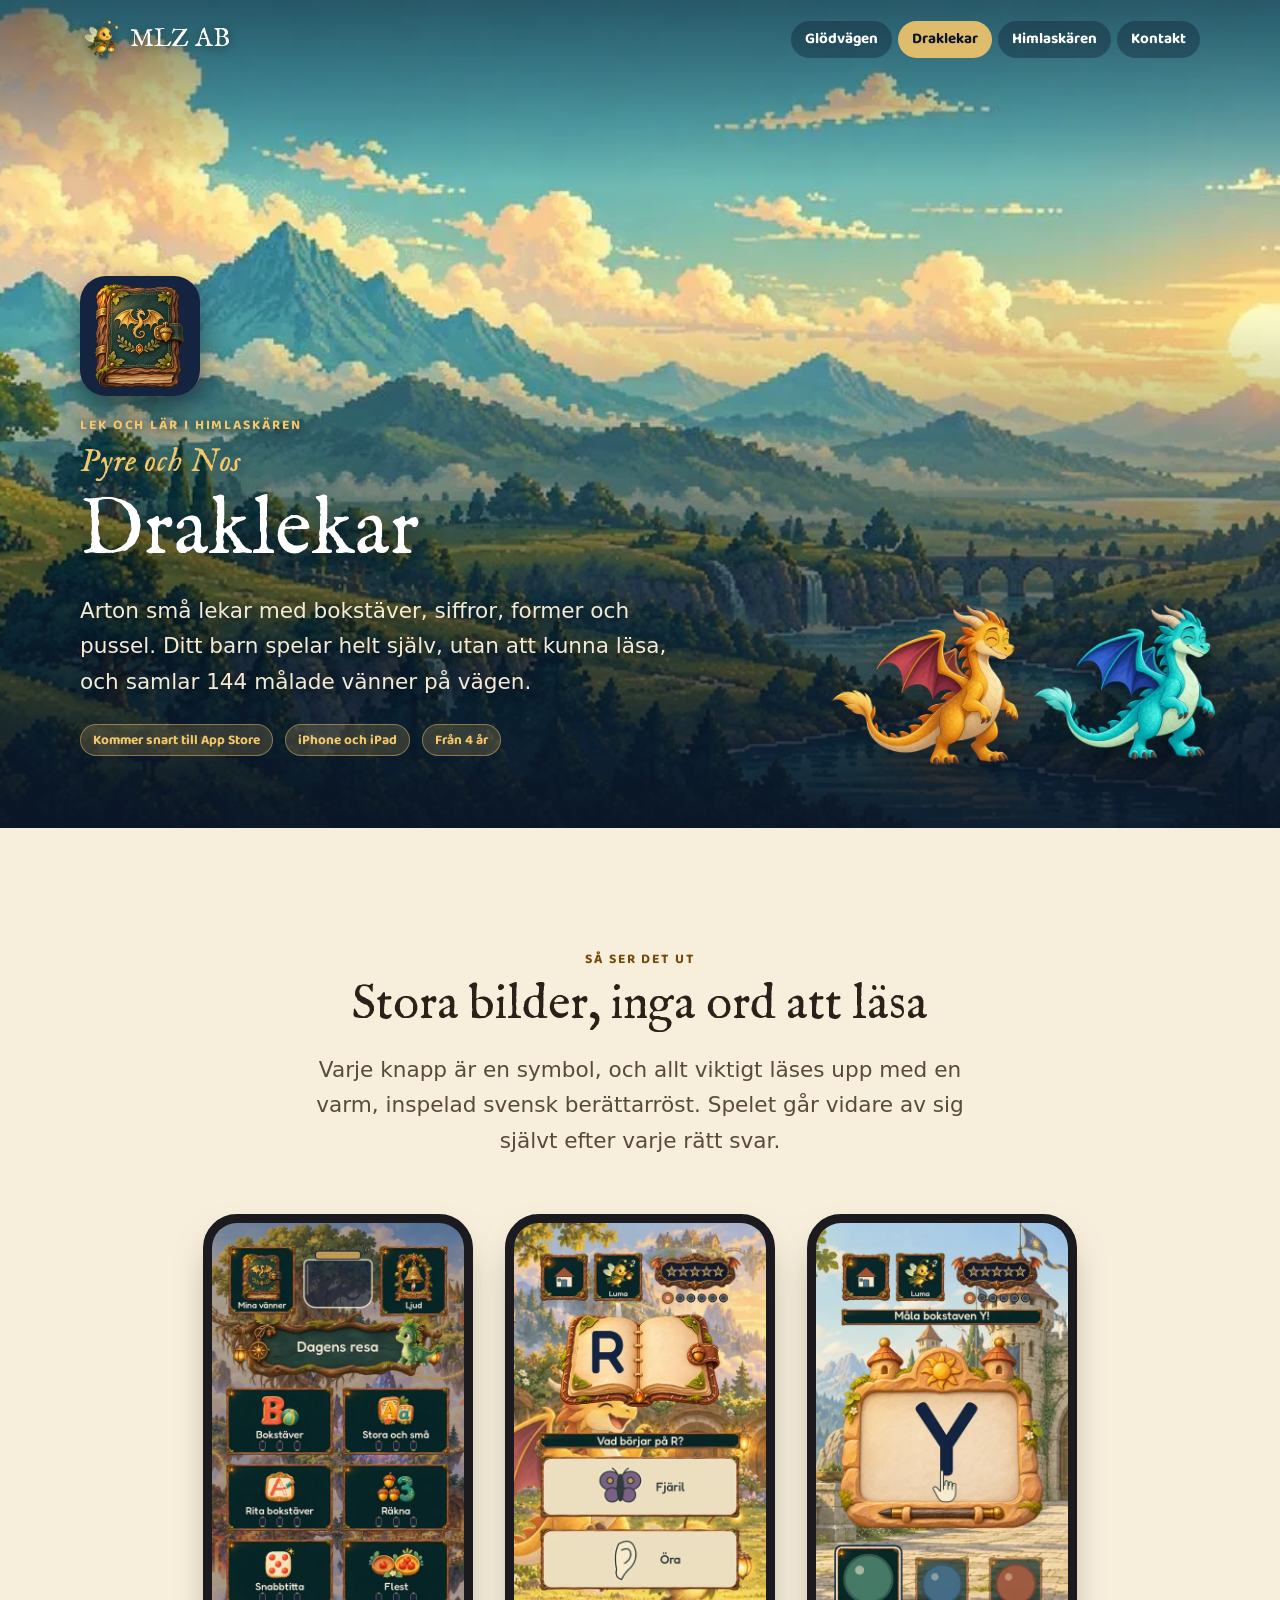
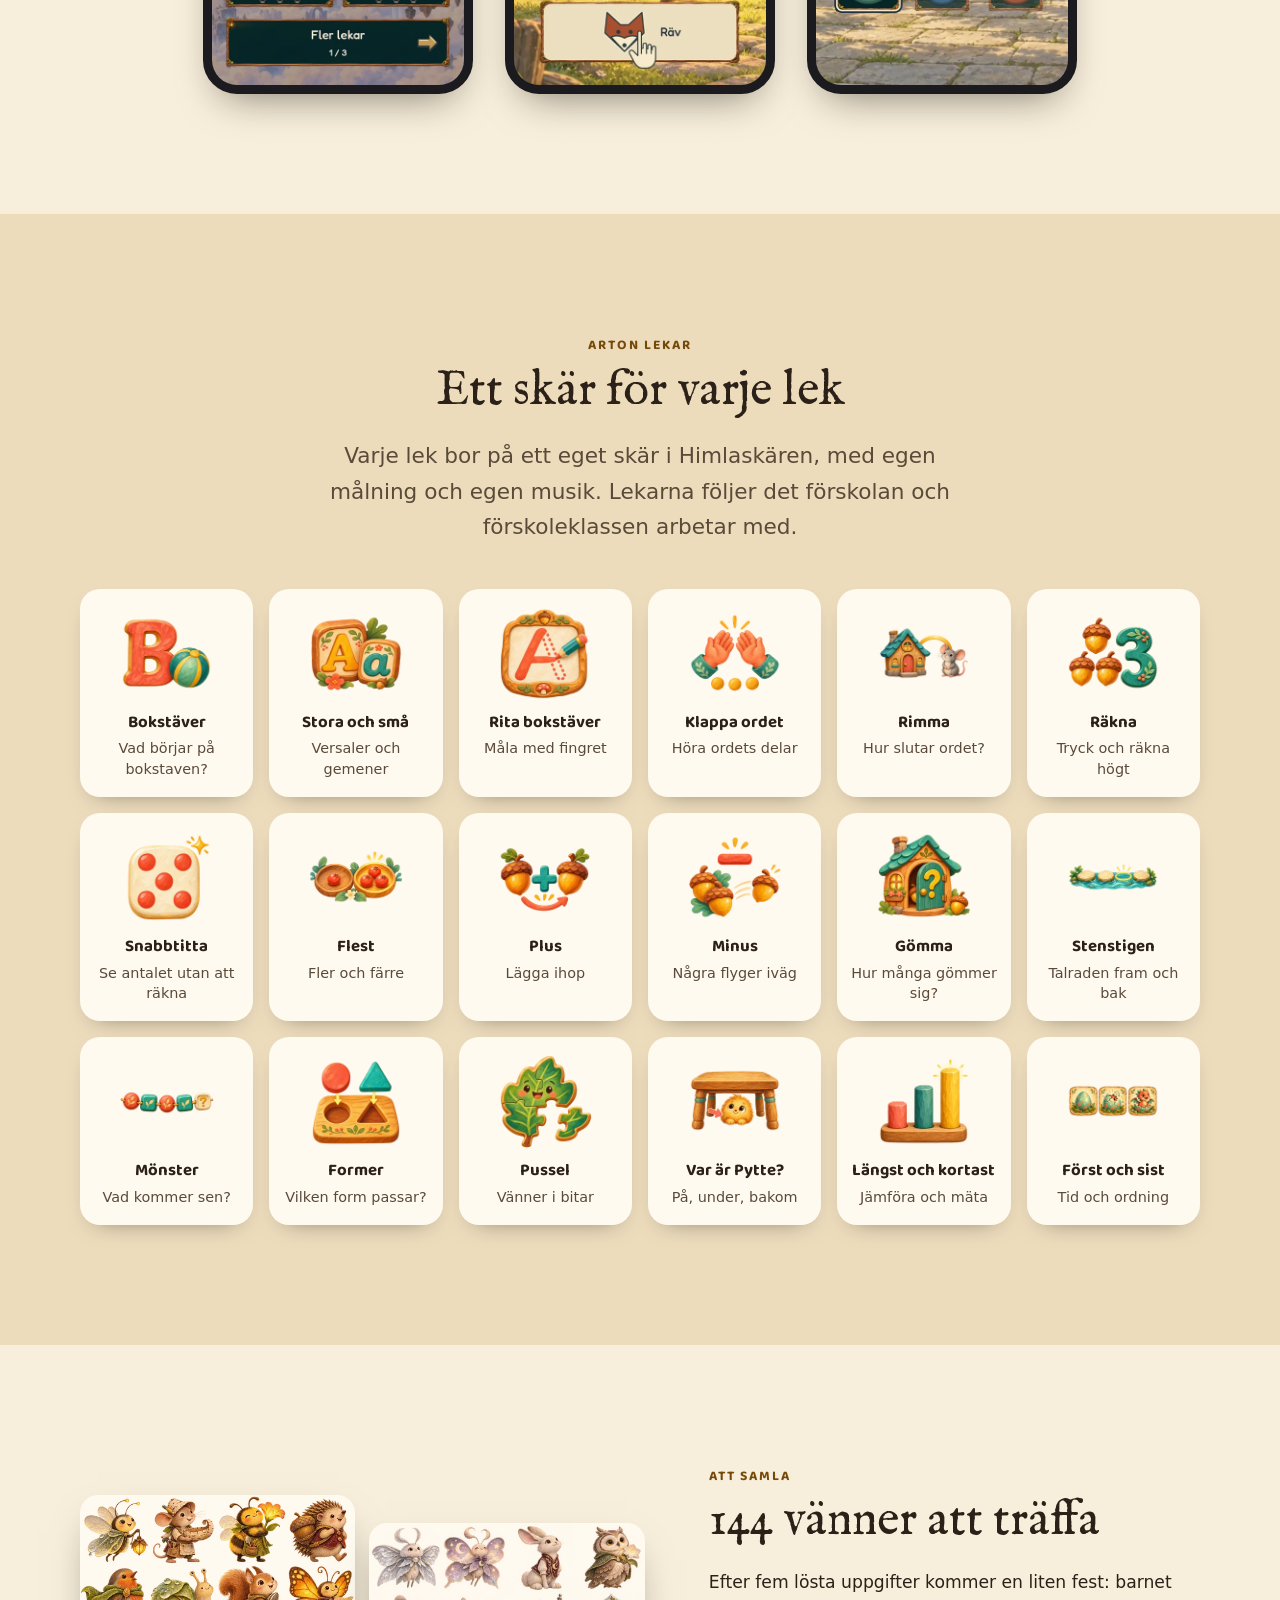
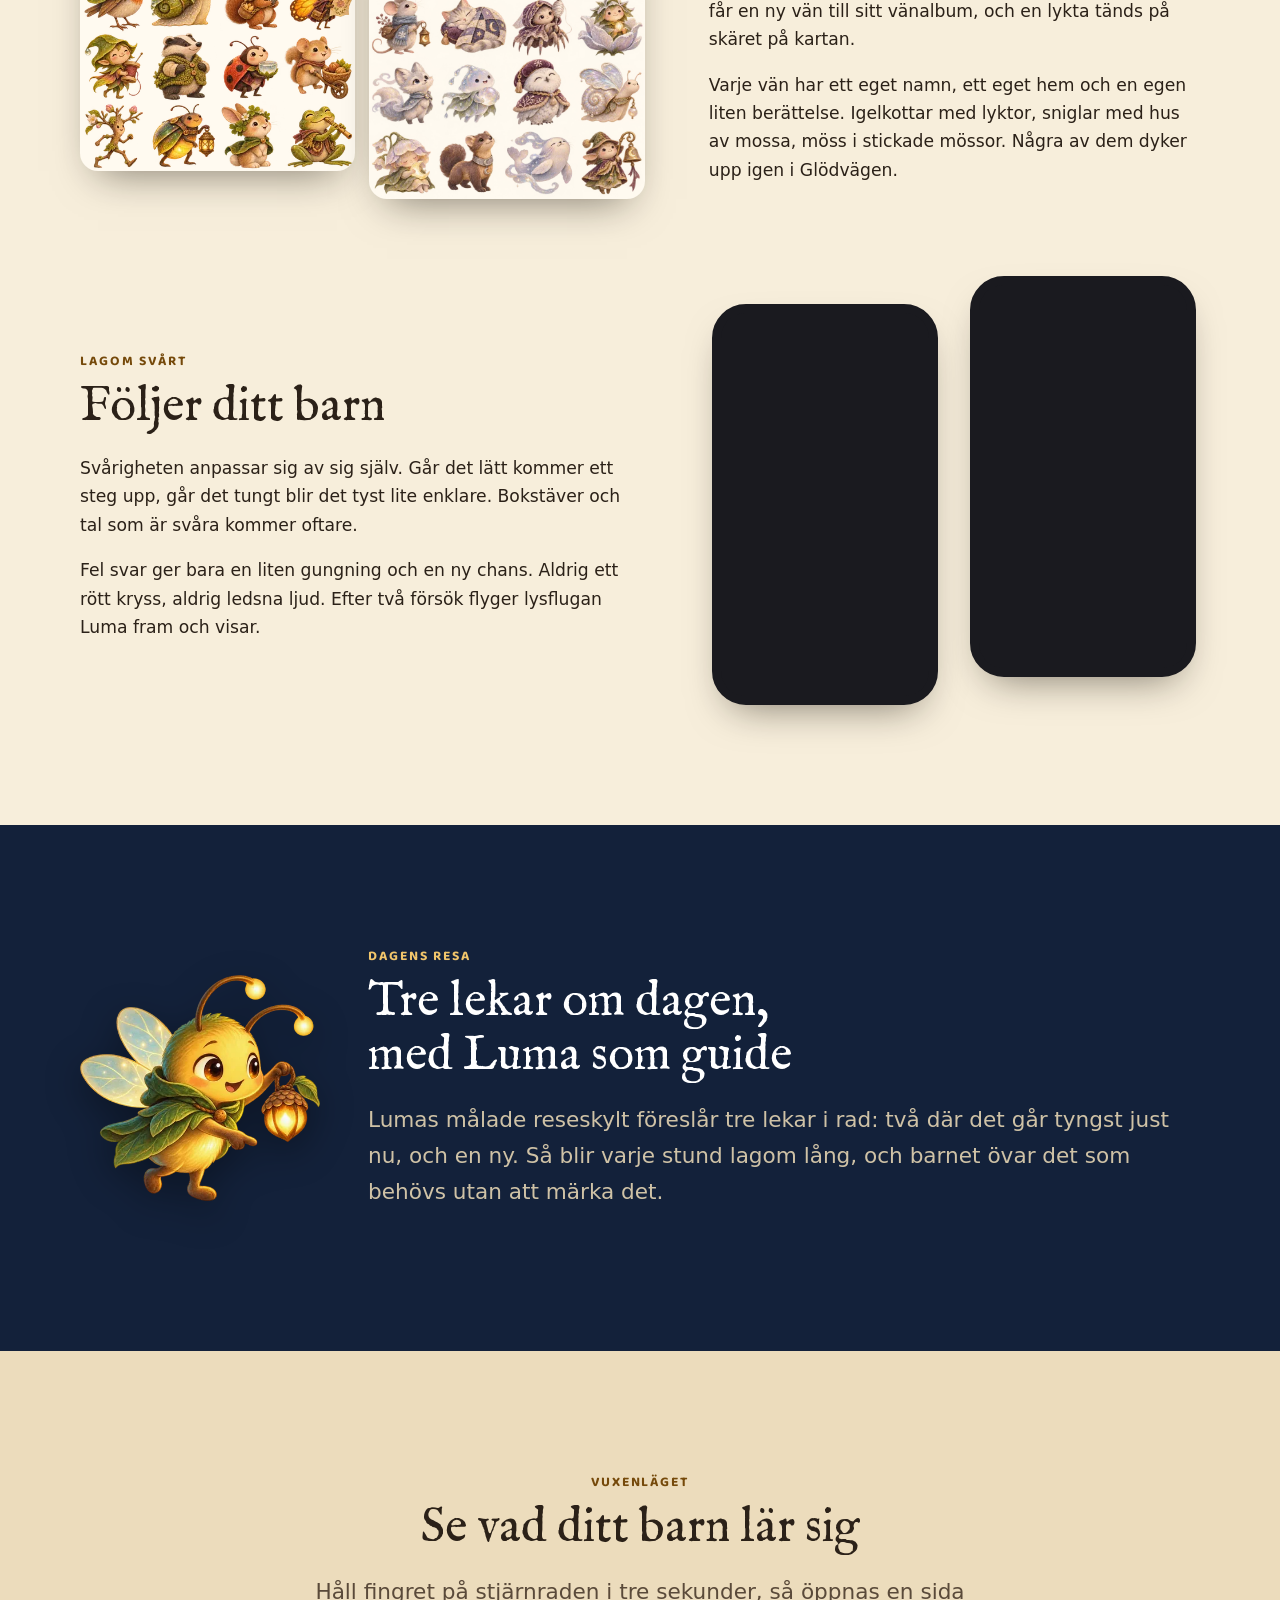
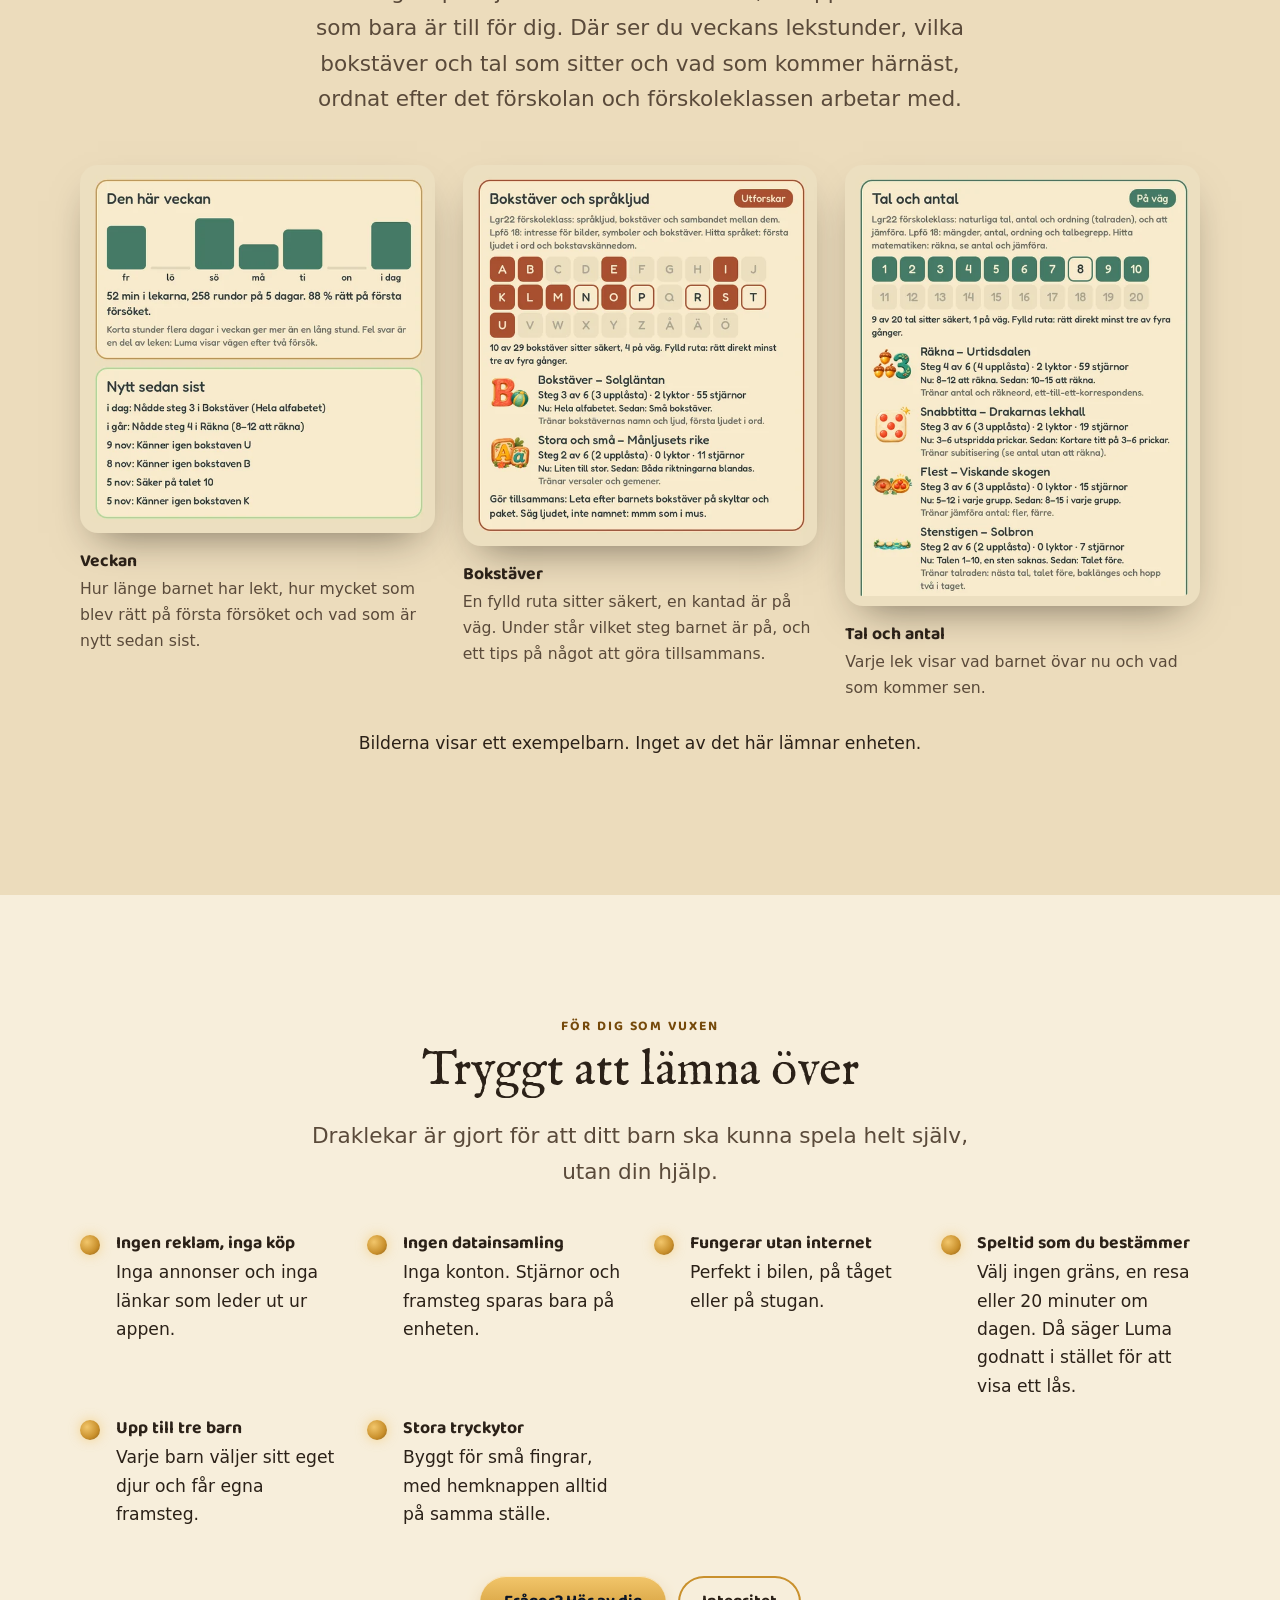
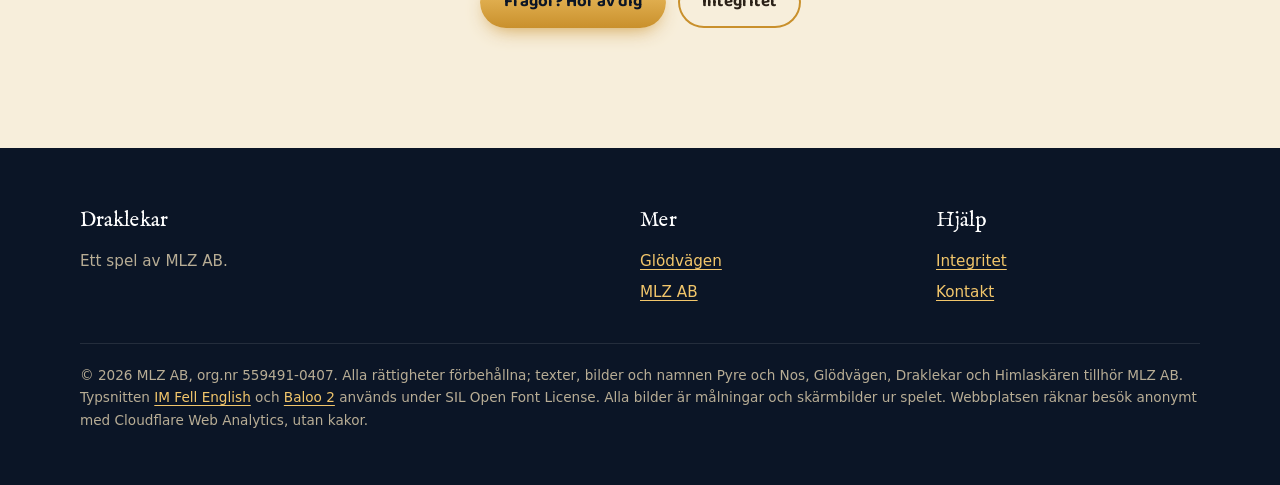
<file: draklekar/index.html>
<!doctype html>
<html lang="sv" class="ingen-js">
<head>
  <meta charset="utf-8">
  <meta name="viewport" content="width=device-width, initial-scale=1">
  <title>Pyre och Nos: Draklekar – lek med bokstäver och siffror i Himlaskären · MLZ AB</title>
  <meta name="description" content="Arton målade lekar med bokstäver, siffror, former och pussel för barn från fyra år. Barnet spelar helt själv utan att kunna läsa och samlar 144 vänner. Ingen reklam, inga köp, ingen datainsamling.">
  <meta property="og:title" content="Pyre och Nos: Draklekar – lek med bokstäver och siffror i Himlaskären">
  <meta property="og:description" content="Arton målade lekar för barn från fyra år, med en varm svensk berättarröst och 144 vänner att samla.">
  <meta property="og:type" content="website">
  <link rel="canonical" href="https://mlz-labs.com/draklekar/">
  <meta property="og:url" content="https://mlz-labs.com/draklekar/">
  <meta property="og:image" content="https://mlz-labs.com/bilder/dela/draklekar.jpg">
  <meta property="og:image:width" content="1200">
  <meta property="og:image:height" content="630">
  <meta property="og:locale" content="sv_SE">
  <meta property="og:site_name" content="MLZ AB">
  <meta name="twitter:card" content="summary_large_image">
  <link rel="preload" href="../typsnitt/IMFellEnglish-Regular.woff2" as="font" type="font/woff2" crossorigin>
  <script type="application/ld+json">{"@context": "https://schema.org", "@type": "SoftwareApplication", "name": "Pyre och Nos: Draklekar", "alternateName": "Draklekar", "description": "Arton målade lekar med bokstäver, siffror, former och pussel för barn från fyra år. Barnet spelar helt själv utan att kunna läsa och samlar 144 vänner. Ingen reklam, inga köp, ingen datainsamling.", "url": "https://mlz-labs.com/draklekar/", "image": "https://mlz-labs.com/bilder/dela/draklekar.jpg", "inLanguage": "sv", "publisher": {"@type": "Organization", "name": "MLZ AB", "url": "https://mlz-labs.com/"}, "applicationCategory": "EducationalApplication", "operatingSystem": "iOS"}</script>
  <link rel="preload" as="image" href="../bilder/draklekar/hjalte-mobil.webp" media="(max-aspect-ratio: 4/3)" fetchpriority="high">
  <meta name="theme-color" content="#13213a">
  <link rel="icon" type="image/png" href="../bilder/draklekar/ikon-liten.png">
  <link rel="apple-touch-icon" href="../bilder/draklekar/ikon-liten.png">
  <link rel="stylesheet" href="../stil.css">
</head>
<body>
<a class="hoppa" href="#innehall">Hoppa till innehållet</a>

<header class="topp">
  <div class="inre">
    <a class="marke" href="../" aria-label="MLZ AB, till startsidan"><img decoding="async" src="../bilder/mlz/luma-liten.webp" alt="" width="96" height="96"> <span>MLZ&nbsp;AB</span></a>
    <nav class="meny" aria-label="Huvudmeny">
      <a href="../dragonaventyret/">Glödvägen</a>
      <a href="./" aria-current="page">Draklekar</a>
      <a href="../himlaskaren/">Himlaskären</a>
      <a href="../#kontakt">Kontakt</a>
    </nav>
  </div>
</header>

<main id="innehall">
  <section class="hjalte">
    <picture>
      <source media="(max-aspect-ratio: 4/3)" srcset="../bilder/draklekar/hjalte-mobil.webp">
      <img class="bakgrund" src="../bilder/draklekar/solglantan.webp" srcset="../bilder/draklekar/solglantan-480.webp 480w, ../bilder/draklekar/solglantan-800.webp 800w, ../bilder/draklekar/solglantan.webp 1600w" sizes="100vw" alt="Solgläntan: ett grönt landskap med floder och berg i morgonljus" width="1600" height="533" fetchpriority="high">
    </picture>
    <div class="drakpar" aria-hidden="true">
      <img decoding="async" loading="lazy" src="../bilder/draklekar/gul.webp" alt="" width="480" height="387">
      <img decoding="async" loading="lazy" src="../bilder/draklekar/turkos.webp" alt="" width="480" height="398">
    </div>
    <div class="inre">
      <img decoding="async" src="../bilder/draklekar/ikon.webp" alt="Appikonen: Himlaskärens drakbok" width="120" height="120" style="width:120px;border-radius:26px;box-shadow:0 12px 30px rgba(0,0,0,.45);margin-bottom:18px">
      <p class="overrubrik">Lek och lär i Himlaskären</p>
      <h1><span class="serie">Pyre och Nos</span>Draklekar</h1>
      <p class="ingress">Arton små lekar med bokstäver, siffror, former och pussel. Ditt barn spelar helt själv, utan att kunna läsa, och samlar 144 målade vänner på vägen.</p>
      <div class="knappar">
        <span class="etikett">Kommer snart till App Store</span>
        <span class="etikett">iPhone och iPad</span>
        <span class="etikett">Från 4 år</span>
      </div>
    </div>
  </section>

  <section class="del">
    <div class="inre">
      <div class="smal mitt" style="text-align:center">
        <p class="overrubrik">Så ser det ut</p>
        <h2>Stora bilder, inga ord att läsa</h2>
        <p class="ingress">Varje knapp är en symbol, och allt viktigt läses upp med en varm, inspelad svensk berättarröst. Spelet går vidare av sig självt efter varje rätt svar.</p>
      </div>
      <div class="telefoner" style="margin-top:56px">
        <div class="telefon syns"><img decoding="async" src="../bilder/draklekar/skarm-main_menu.webp" alt="Skärmbild: menyn med Dagens resa och spelkort för Bokstäver, Räkna och fler" loading="lazy" width="540" height="960"></div>
        <div class="telefon syns"><img decoding="async" src="../bilder/draklekar/skarm-letters.webp" alt="Skärmbild: Bokstäver. Vad börjar på R? Fjäril, öra eller räv" loading="lazy" width="540" height="960"></div>
        <div class="telefon syns"><img decoding="async" src="../bilder/draklekar/skarm-trace.webp" alt="Skärmbild: Rita bokstäver. Måla bokstaven Y med fingret" loading="lazy" width="540" height="960"></div>
      </div>
    </div>
  </section>

  <section class="del morkpergament">
    <div class="inre">
      <div class="smal mitt" style="text-align:center">
        <p class="overrubrik">Arton lekar</p>
        <h2>Ett skär för varje lek</h2>
        <p class="ingress">Varje lek bor på ett eget skär i Himlaskären, med egen målning och egen musik. Lekarna följer det förskolan och förskoleklassen arbetar med.</p>
      </div>
      <div class="lekar" style="margin-top:44px">
        <div class="lek syns"><img decoding="async" src="../bilder/draklekar/ikon-letters.webp" alt="" loading="lazy" width="200" height="183"><strong>Bokstäver</strong><span>Vad börjar på bokstaven?</span></div>
        <div class="lek syns"><img decoding="async" src="../bilder/draklekar/ikon-case.webp" alt="" loading="lazy" width="200" height="200"><strong>Stora och små</strong><span>Versaler och gemener</span></div>
        <div class="lek syns"><img decoding="async" src="../bilder/draklekar/ikon-trace.webp" alt="" loading="lazy" width="200" height="200"><strong>Rita bokstäver</strong><span>Måla med fingret</span></div>
        <div class="lek syns"><img decoding="async" src="../bilder/draklekar/ikon-syllables.webp" alt="" loading="lazy" width="200" height="175"><strong>Klappa ordet</strong><span>Höra ordets delar</span></div>
        <div class="lek syns"><img decoding="async" src="../bilder/draklekar/ikon-rhyme.webp" alt="" loading="lazy" width="200" height="120"><strong>Rimma</strong><span>Hur slutar ordet?</span></div>
        <div class="lek syns"><img decoding="async" src="../bilder/draklekar/ikon-counting.webp" alt="" loading="lazy" width="200" height="183"><strong>Räkna</strong><span>Tryck och räkna högt</span></div>
        <div class="lek syns"><img decoding="async" src="../bilder/draklekar/ikon-quick.webp" alt="" loading="lazy" width="200" height="200"><strong>Snabbtitta</strong><span>Se antalet utan att räkna</span></div>
        <div class="lek syns"><img decoding="async" src="../bilder/draklekar/ikon-compare.webp" alt="" loading="lazy" width="200" height="133"><strong>Flest</strong><span>Fler och färre</span></div>
        <div class="lek syns"><img decoding="async" src="../bilder/draklekar/ikon-add.webp" alt="" loading="lazy" width="200" height="200"><strong>Plus</strong><span>Lägga ihop</span></div>
        <div class="lek syns"><img decoding="async" src="../bilder/draklekar/ikon-minus.webp" alt="" loading="lazy" width="200" height="200"><strong>Minus</strong><span>Några flyger iväg</span></div>
        <div class="lek syns"><img decoding="async" src="../bilder/draklekar/ikon-hide.webp" alt="" loading="lazy" width="200" height="200"><strong>Gömma</strong><span>Hur många gömmer sig?</span></div>
        <div class="lek syns"><img decoding="async" src="../bilder/draklekar/ikon-steps.webp" alt="" loading="lazy" width="200" height="71"><strong>Stenstigen</strong><span>Talraden fram och bak</span></div>
        <div class="lek syns"><img decoding="async" src="../bilder/draklekar/ikon-pattern.webp" alt="" loading="lazy" width="200" height="67"><strong>Mönster</strong><span>Vad kommer sen?</span></div>
        <div class="lek syns"><img decoding="async" src="../bilder/draklekar/ikon-shapes.webp" alt="" loading="lazy" width="200" height="200"><strong>Former</strong><span>Vilken form passar?</span></div>
        <div class="lek syns"><img decoding="async" src="../bilder/draklekar/ikon-puzzle.webp" alt="" loading="lazy" width="200" height="200"><strong>Pussel</strong><span>Vänner i bitar</span></div>
        <div class="lek syns"><img decoding="async" src="../bilder/draklekar/ikon-position.webp" alt="" loading="lazy" width="200" height="140"><strong>Var är Pytte?</strong><span>På, under, bakom</span></div>
        <div class="lek syns"><img decoding="async" src="../bilder/draklekar/ikon-measure.webp" alt="" loading="lazy" width="200" height="193"><strong>Längst och kortast</strong><span>Jämföra och mäta</span></div>
        <div class="lek syns"><img decoding="async" src="../bilder/draklekar/ikon-sequence.webp" alt="" loading="lazy" width="200" height="80"><strong>Först och sist</strong><span>Tid och ordning</span></div>
      </div>
    </div>
  </section>

  <section class="del">
    <div class="inre">
      <div class="par">
        <div class="syns" style="display:grid;grid-template-columns:1fr 1fr;gap:14px">
          <img decoding="async" src="../bilder/draklekar/vanner-1.webp" srcset="../bilder/draklekar/vanner-1-480.webp 480w, ../bilder/draklekar/vanner-1-800.webp 800w, ../bilder/draklekar/vanner-1.webp 900w" sizes="(max-width: 860px) 50vw, 280px" alt="Sexton målade vänner: lysflugor, möss, igelkottar och grodor" loading="lazy" width="900" height="900" style="border-radius:18px;background:#fffaf0;box-shadow:var(--skugga)">
          <img decoding="async" src="../bilder/draklekar/vanner-2.webp" srcset="../bilder/draklekar/vanner-2-480.webp 480w, ../bilder/draklekar/vanner-2-800.webp 800w, ../bilder/draklekar/vanner-2.webp 900w" sizes="(max-width: 860px) 100vw, 590px" alt="Sexton målade vänner i silver och månljus" loading="lazy" width="900" height="900" style="border-radius:18px;background:#fffaf0;box-shadow:var(--skugga);transform:translateY(28px)">
        </div>
        <div class="syns">
          <p class="overrubrik">Att samla</p>
          <h2>144 vänner att träffa</h2>
          <p>Efter fem lösta uppgifter kommer en liten fest: barnet får en ny vän till sitt vänalbum, och en lykta tänds på skäret på kartan.</p>
          <p>Varje vän har ett eget namn, ett eget hem och en egen liten berättelse. Igelkottar med lyktor, sniglar med hus av mossa, möss i stickade mössor. Några av dem dyker upp igen i Glödvägen.</p>
        </div>
      </div>

      <div class="par vand">
        <div class="telefoner par-telefoner syns">
          <div class="telefon"><img decoding="async" src="../bilder/draklekar/skarm-counting.webp" alt="Skärmbild: Räkna. Hur många ägg?" loading="lazy" width="540" height="960"></div>
          <div class="telefon" style="transform:translateY(-28px)"><img decoding="async" src="../bilder/draklekar/skarm-pattern.webp" alt="Skärmbild: Mönster. Vad kommer sen?" loading="lazy" width="540" height="960"></div>
        </div>
        <div class="syns">
          <p class="overrubrik">Lagom svårt</p>
          <h2>Följer ditt barn</h2>
          <p>Svårigheten anpassar sig av sig själv. Går det lätt kommer ett steg upp, går det tungt blir det tyst lite enklare. Bokstäver och tal som är svåra kommer oftare.</p>
          <p>Fel svar ger bara en liten gungning och en ny chans. Aldrig ett rött kryss, aldrig ledsna ljud. Efter två försök flyger lysflugan Luma fram och visar.</p>
        </div>
      </div>
    </div>
  </section>

  <section class="del natt stjarnhimmel">
    <div class="inre citat-rad">
      <img decoding="async" class="syns" src="../bilder/draklekar/luma.webp" alt="Lysflugan Luma med sin lykta" loading="lazy" width="420" height="396">
      <div class="syns">
        <p class="overrubrik">Dagens resa</p>
        <h2>Tre lekar om dagen, med Luma som guide</h2>
        <p class="ingress">Lumas målade reseskylt föreslår tre lekar i rad: två där det går tyngst just nu, och en ny. Så blir varje stund lagom lång, och barnet övar det som behövs utan att märka det.</p>
      </div>
    </div>
  </section>

  <section class="del morkpergament">
    <div class="inre">
      <div class="smal mitt" style="text-align:center">
        <p class="overrubrik">Vuxenläget</p>
        <h2>Se vad ditt barn lär sig</h2>
        <p class="ingress">Håll fingret på stjärnraden i tre sekunder, så öppnas en sida som bara är till för dig. Där ser du veckans lekstunder, vilka bokstäver och tal som sitter och vad som kommer härnäst, ordnat efter det förskolan och förskoleklassen arbetar med.</p>
      </div>
      <div class="vuxenbilder" style="margin-top:48px">
        <figure class="syns"><img decoding="async" src="../bilder/draklekar/vuxen-vecka.webp" srcset="../bilder/draklekar/vuxen-vecka-560.webp 560w, ../bilder/draklekar/vuxen-vecka.webp 718w" sizes="(max-width: 860px) 100vw, 370px" alt="Skärmbild ur vuxenläget: staplar för veckans lekstunder, 52 minuter och 88 procent rätt på första försöket, och en lista med nytt sedan sist" loading="lazy" width="718" height="748"><figcaption><strong>Veckan</strong>Hur länge barnet har lekt, hur mycket som blev rätt på första försöket och vad som är nytt sedan sist.</figcaption></figure>
        <figure class="syns"><img decoding="async" src="../bilder/draklekar/vuxen-bokstaver.webp" srcset="../bilder/draklekar/vuxen-bokstaver-560.webp 560w, ../bilder/draklekar/vuxen-bokstaver.webp 718w" sizes="(max-width: 860px) 100vw, 370px" alt="Skärmbild ur vuxenläget: alfabetet som rutor där tio bokstäver sitter säkert och fyra är på väg" loading="lazy" width="718" height="774"><figcaption><strong>Bokstäver</strong>En fylld ruta sitter säkert, en kantad är på väg. Under står vilket steg barnet är på, och ett tips på något att göra tillsammans.</figcaption></figure>
        <figure class="syns"><img decoding="async" src="../bilder/draklekar/vuxen-tal.webp" srcset="../bilder/draklekar/vuxen-tal-560.webp 560w, ../bilder/draklekar/vuxen-tal.webp 718w" sizes="(max-width: 860px) 100vw, 370px" alt="Skärmbild ur vuxenläget: talen 1 till 20 som rutor och lekarna Räkna, Snabbtitta, Flest och Stenstigen med steg och nästa steg" loading="lazy" width="718" height="904"><figcaption><strong>Tal och antal</strong>Varje lek visar vad barnet övar nu och vad som kommer sen.</figcaption></figure>
      </div>
      <p class="liten mitt" style="text-align:center;margin-top:28px">Bilderna visar ett exempelbarn. Inget av det här lämnar enheten.</p>
    </div>
  </section>

  <section class="del">
    <div class="inre">
      <div class="smal mitt" style="text-align:center">
        <p class="overrubrik">För dig som vuxen</p>
        <h2>Tryggt att lämna över</h2>
        <p class="ingress">Draklekar är gjort för att ditt barn ska kunna spela helt själv, utan din hjälp.</p>
      </div>
      <ul class="loften" style="margin-top:40px">
        <li><strong>Ingen reklam, inga köp</strong>Inga annonser och inga länkar som leder ut ur appen.</li>
        <li><strong>Ingen datainsamling</strong>Inga konton. Stjärnor och framsteg sparas bara på enheten.</li>
        <li><strong>Fungerar utan internet</strong>Perfekt i bilen, på tåget eller på stugan.</li>
        <li><strong>Speltid som du bestämmer</strong>Välj ingen gräns, en resa eller 20 minuter om dagen. Då säger Luma godnatt i stället för att visa ett lås.</li>
        <li><strong>Upp till tre barn</strong>Varje barn väljer sitt eget djur och får egna framsteg.</li>
        <li><strong>Stora tryckytor</strong>Byggt för små fingrar, med hemknappen alltid på samma ställe.</li>
      </ul>
      <div class="knappar" style="justify-content:center; margin-top:48px">
        <a class="knapp" href="../#kontakt">Frågor? Hör av dig</a>
        <a class="knapp kant" href="integritet.html">Integritet</a>
      </div>
    </div>
  </section>
</main>

<footer class="fot">
  <div class="inre">
    <div>
      <p class="fot-rubrik">Draklekar</p>
      <p>Ett spel av MLZ AB.</p>
    </div>
    <div>
      <p class="fot-rubrik">Mer</p>
      <ul>
        <li><a href="../dragonaventyret/">Glödvägen</a></li>
        <li><a href="../">MLZ AB</a></li>
      </ul>
    </div>
    <div>
      <p class="fot-rubrik">Hjälp</p>
      <ul>
        <li><a href="integritet.html">Integritet</a></li>
        <li><a href="mailto:contact@mlz-labs.com">Kontakt</a></li>
      </ul>
    </div>
    <p class="liten">© 2026 MLZ AB, org.nr 559491-0407. Alla rättigheter förbehållna; texter, bilder och namnen Pyre och Nos, Glödvägen, Draklekar och Himlaskären tillhör MLZ AB. Typsnitten <a href="/typsnitt/OFL-IMFellEnglish.txt">IM Fell English</a> och <a href="/typsnitt/OFL.txt">Baloo 2</a> används under SIL Open Font License. Alla bilder är målningar och skärmbilder ur spelet. Webbplatsen räknar besök anonymt med Cloudflare Web Analytics, utan kakor.</p>
  </div>
</footer>

<script src="../syns.js"></script>
<!-- Cloudflare Web Analytics: räknar besök anonymt, utan kakor -->
<script type="module" src="https://static.cloudflareinsights.com/beacon.min.js" data-cf-beacon='{"token": "9c8eac4a6fa944ed99d2a3144f2672da"}'></script>
</body>
</html>
</file>
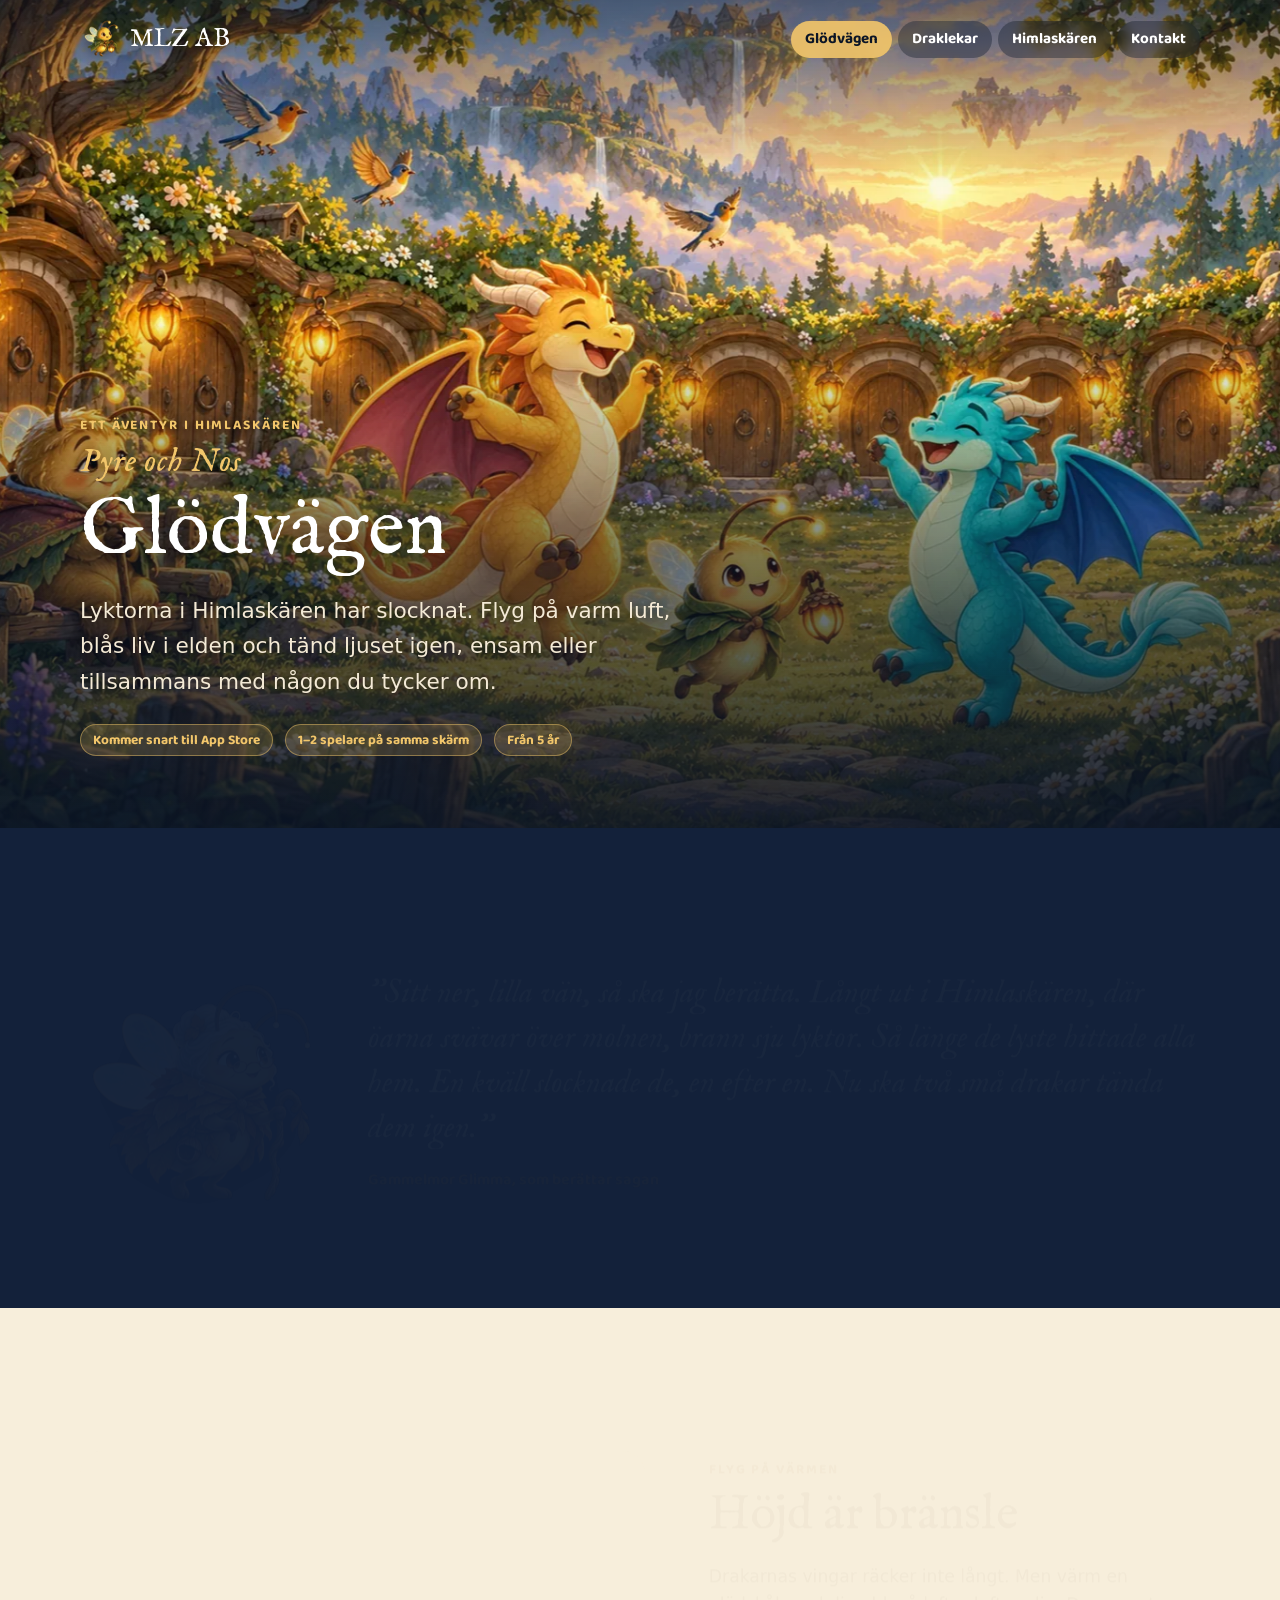
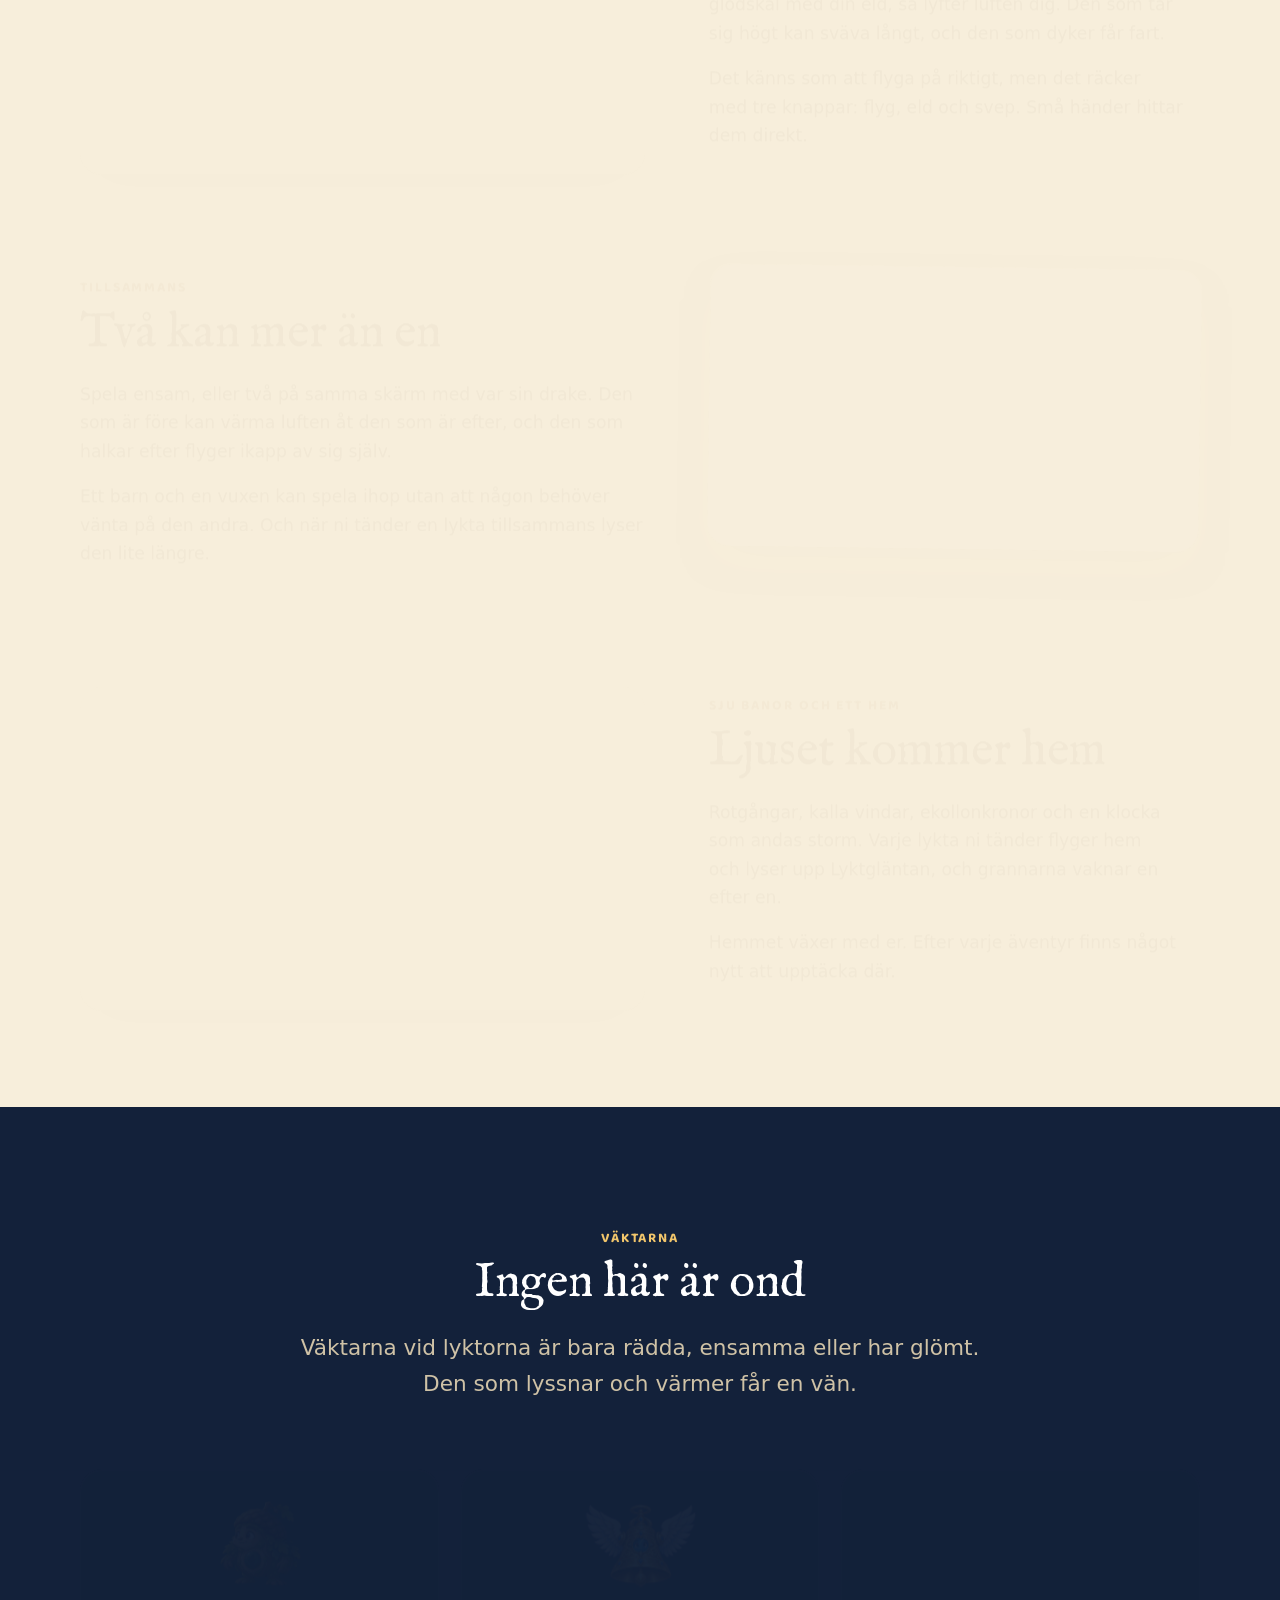
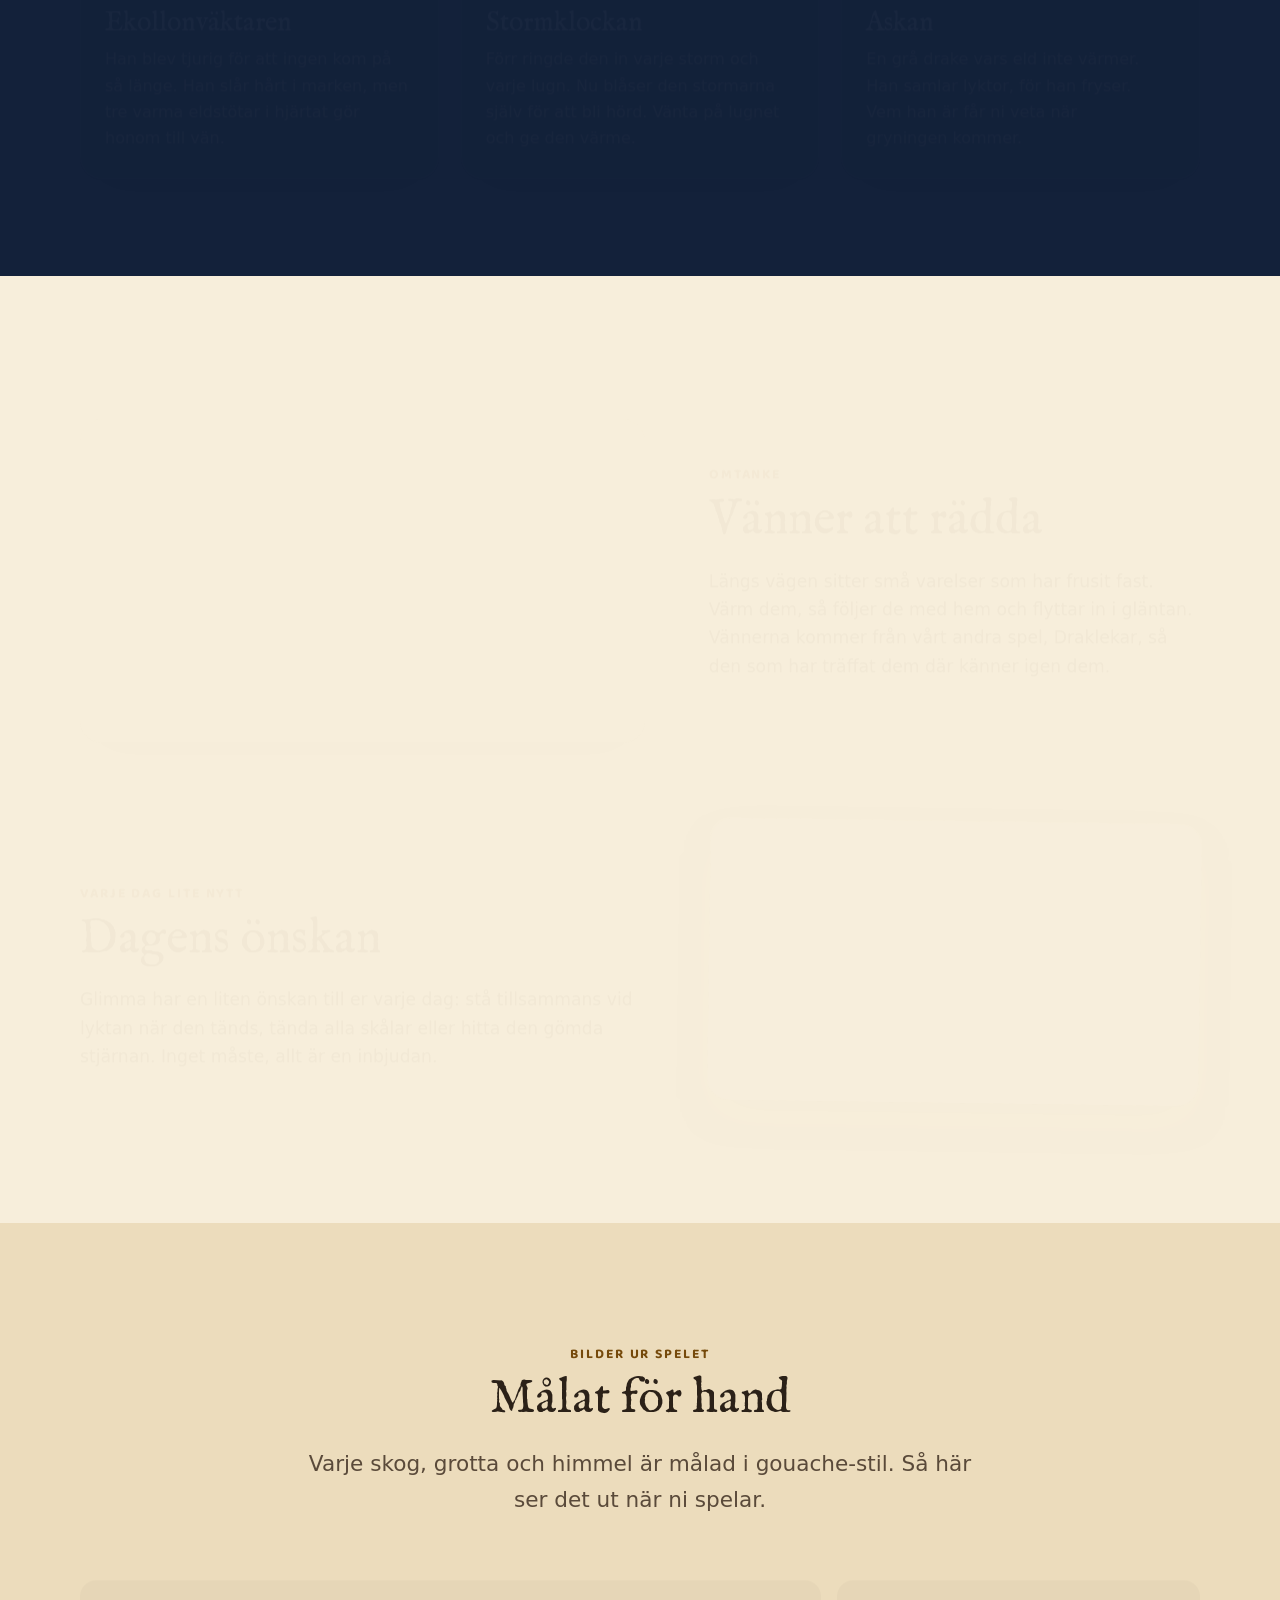
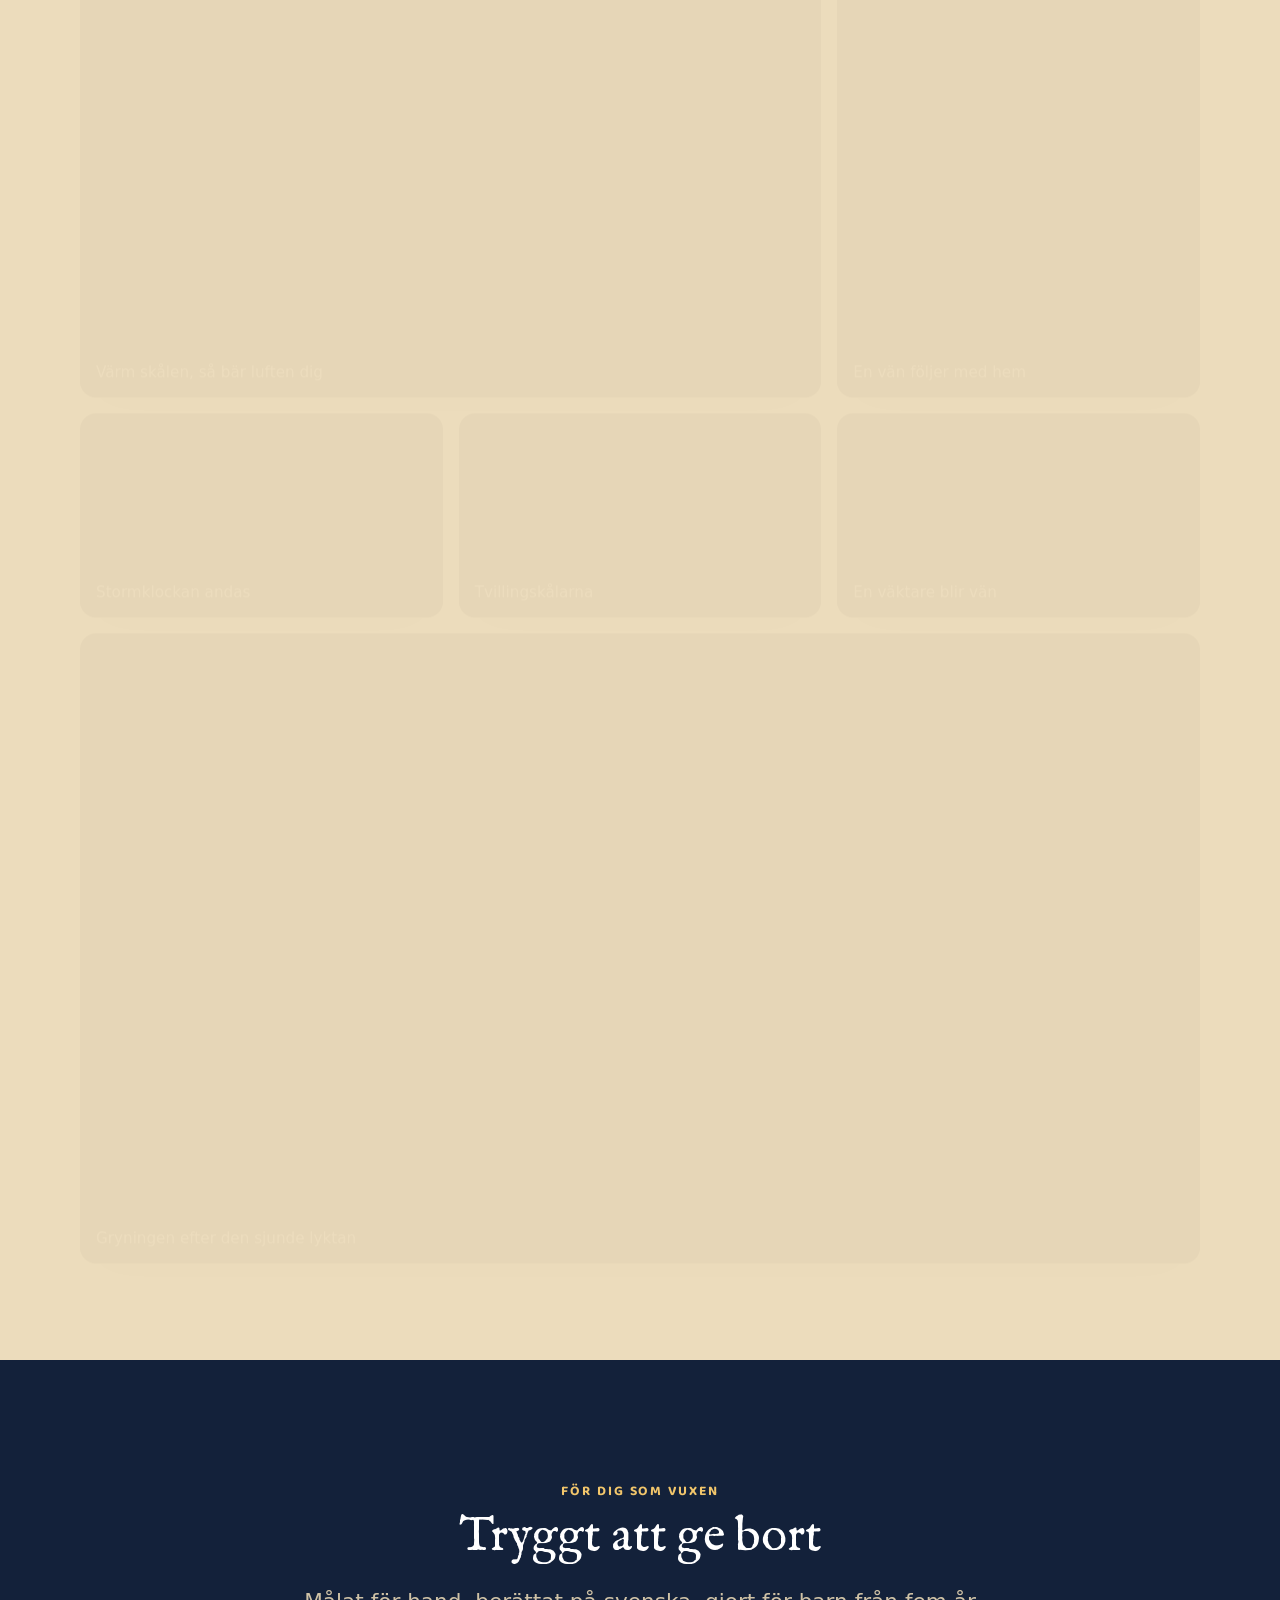
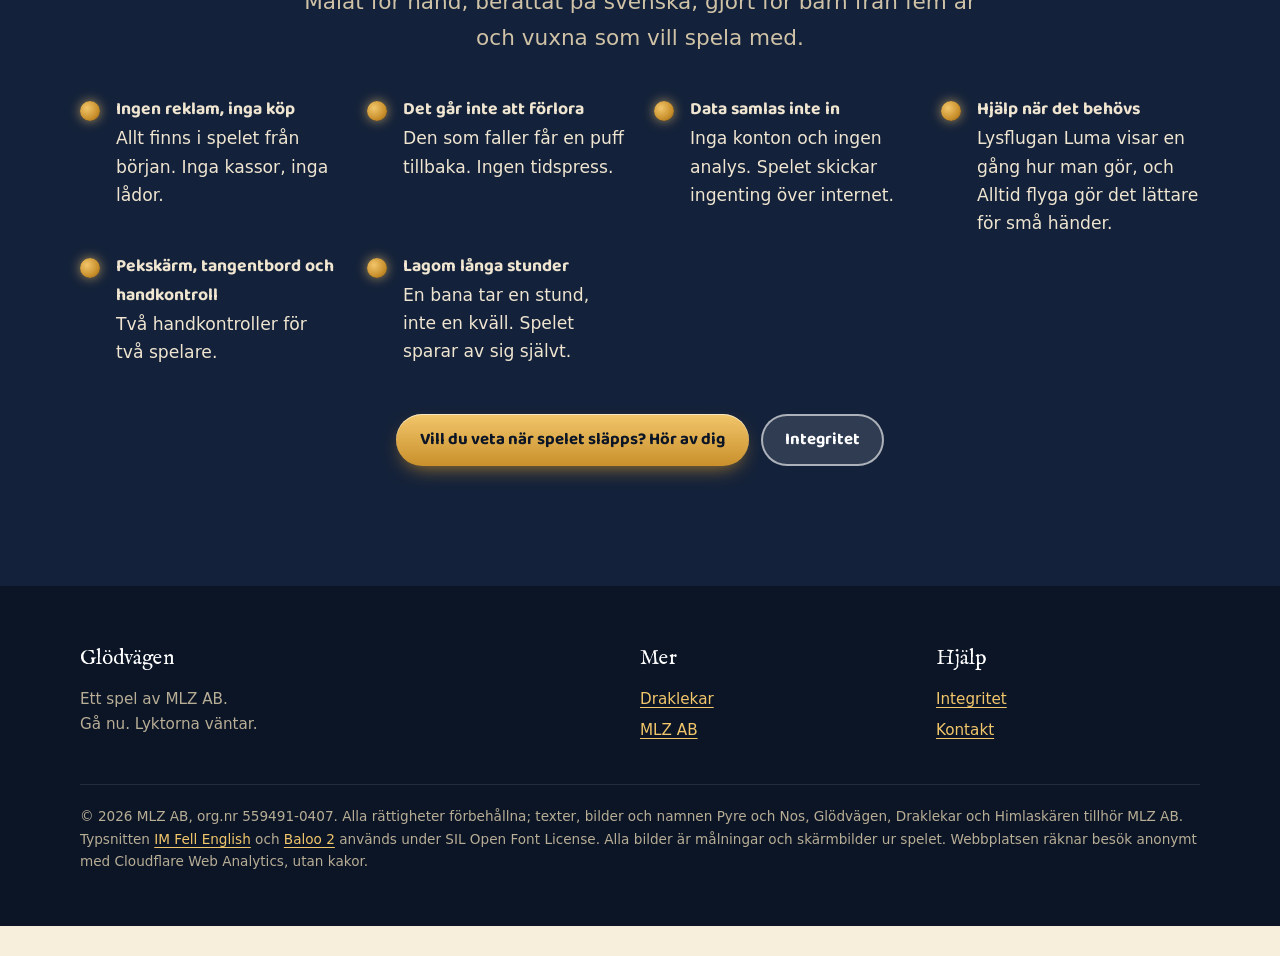
<file: glodvagen/index.html>
<!doctype html>
<html lang="sv">
<head>
  <meta charset="utf-8">
  <title>Pyre och Nos: Glödvägen · MLZ AB</title>
  <link rel="canonical" href="https://mlz-labs.com/dragonaventyret/">
  <meta http-equiv="refresh" content="0; url=/dragonaventyret/">
  <meta name="robots" content="noindex">
</head>
<body>
  <p><a href="/dragonaventyret/">Vidare till Pyre och Nos: Glödvägen</a></p>
</body>
</html>
</file>
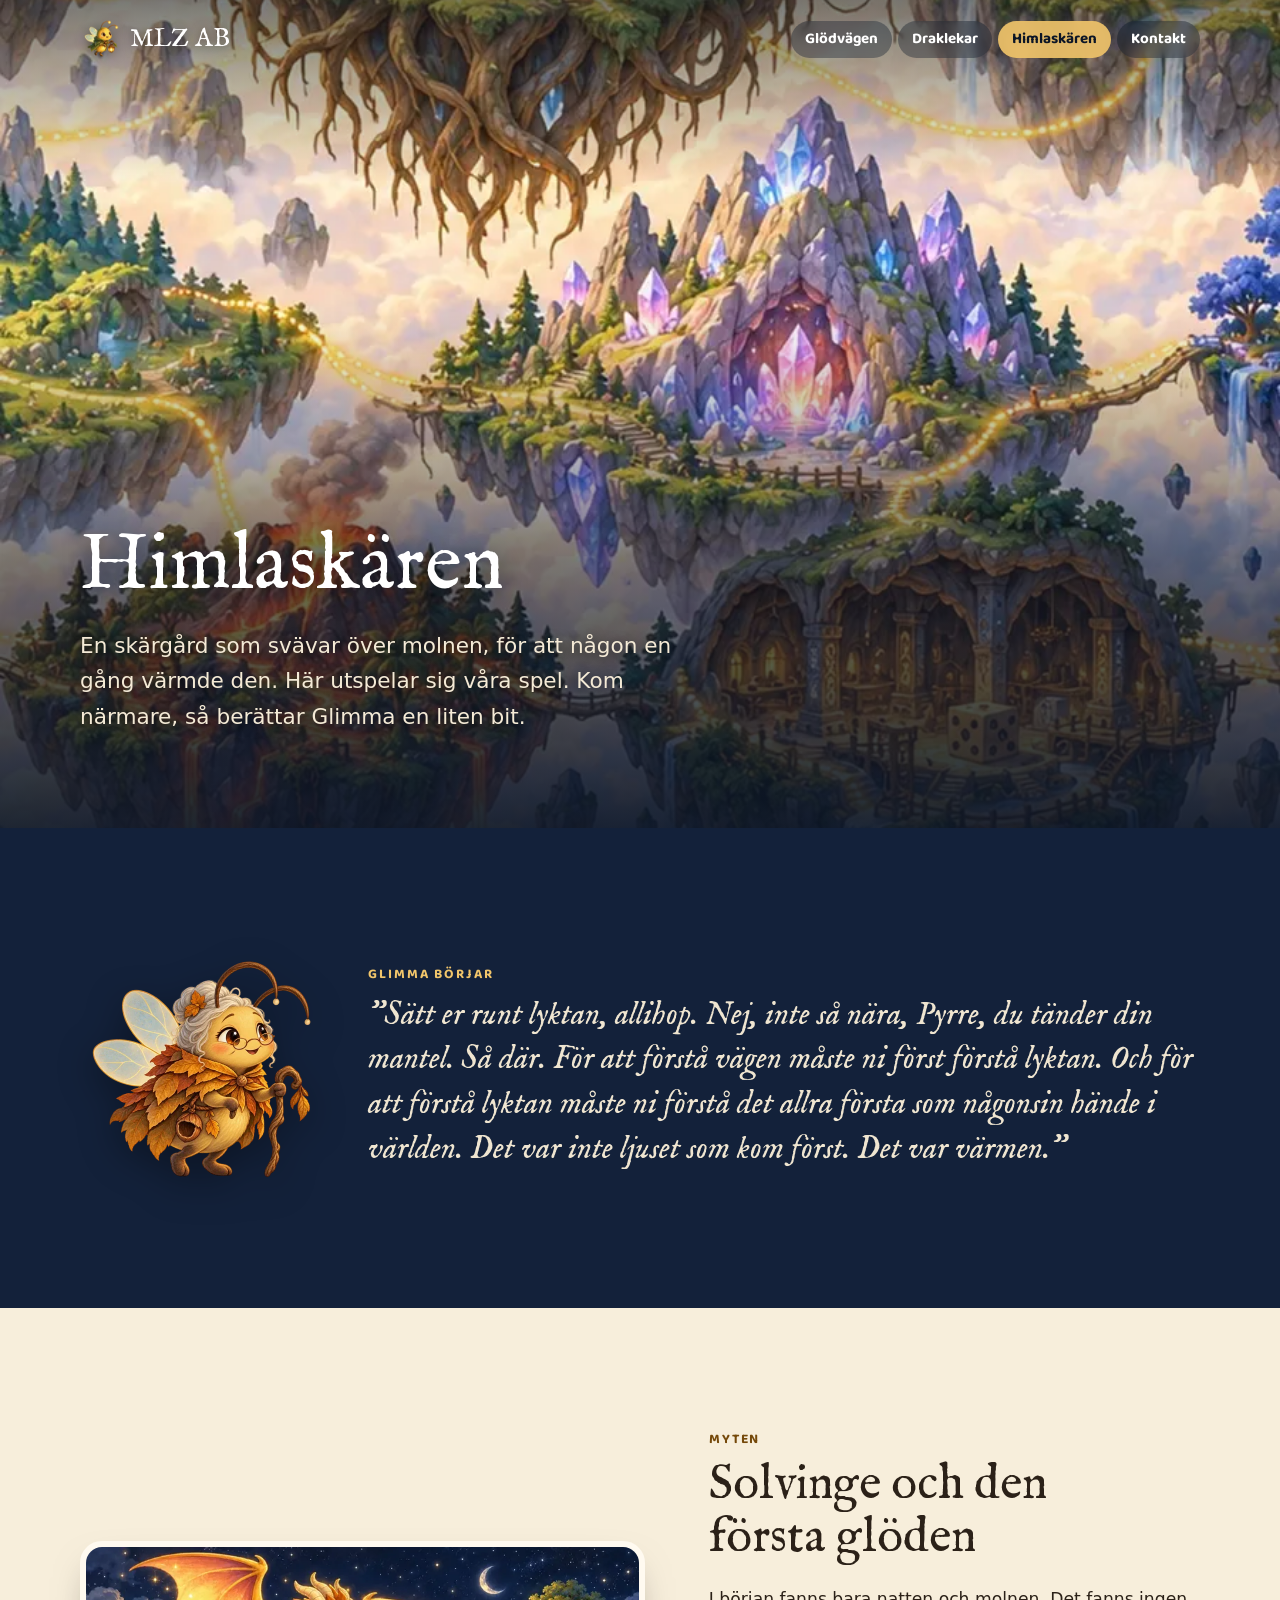
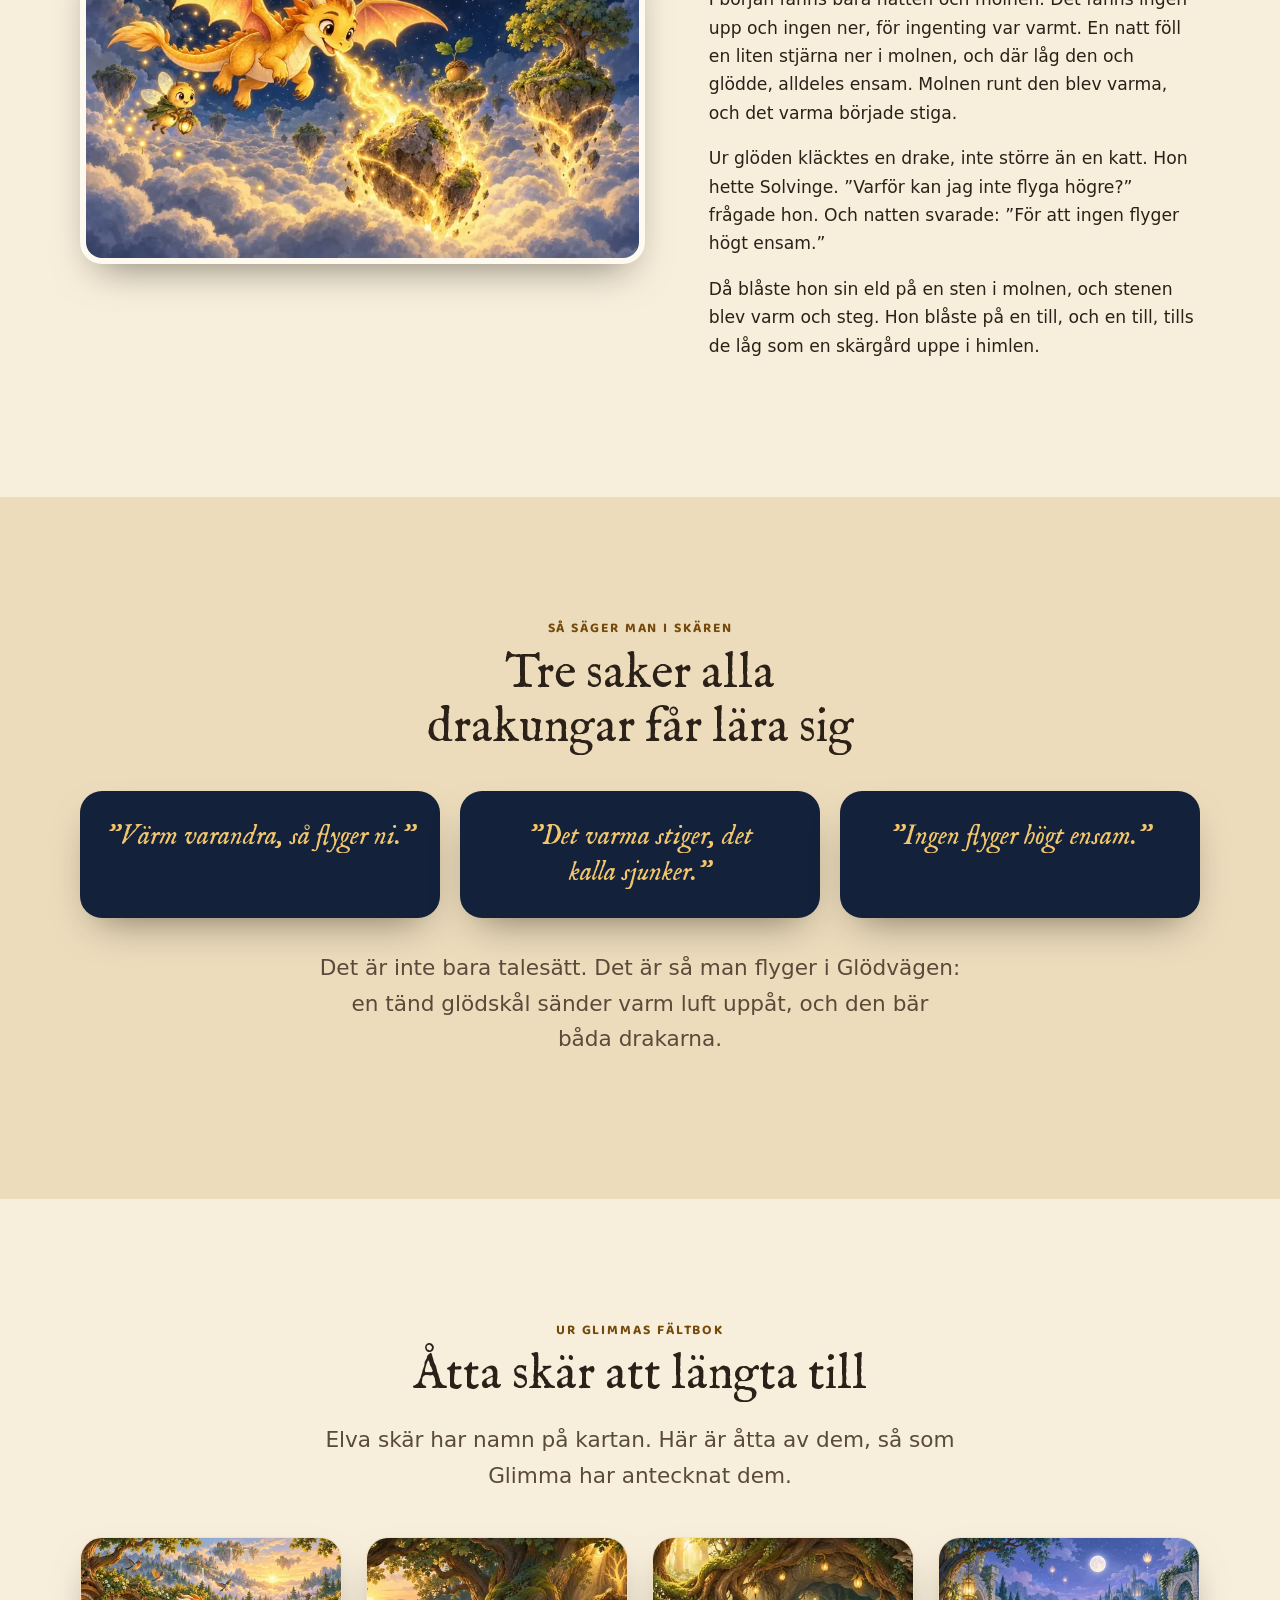
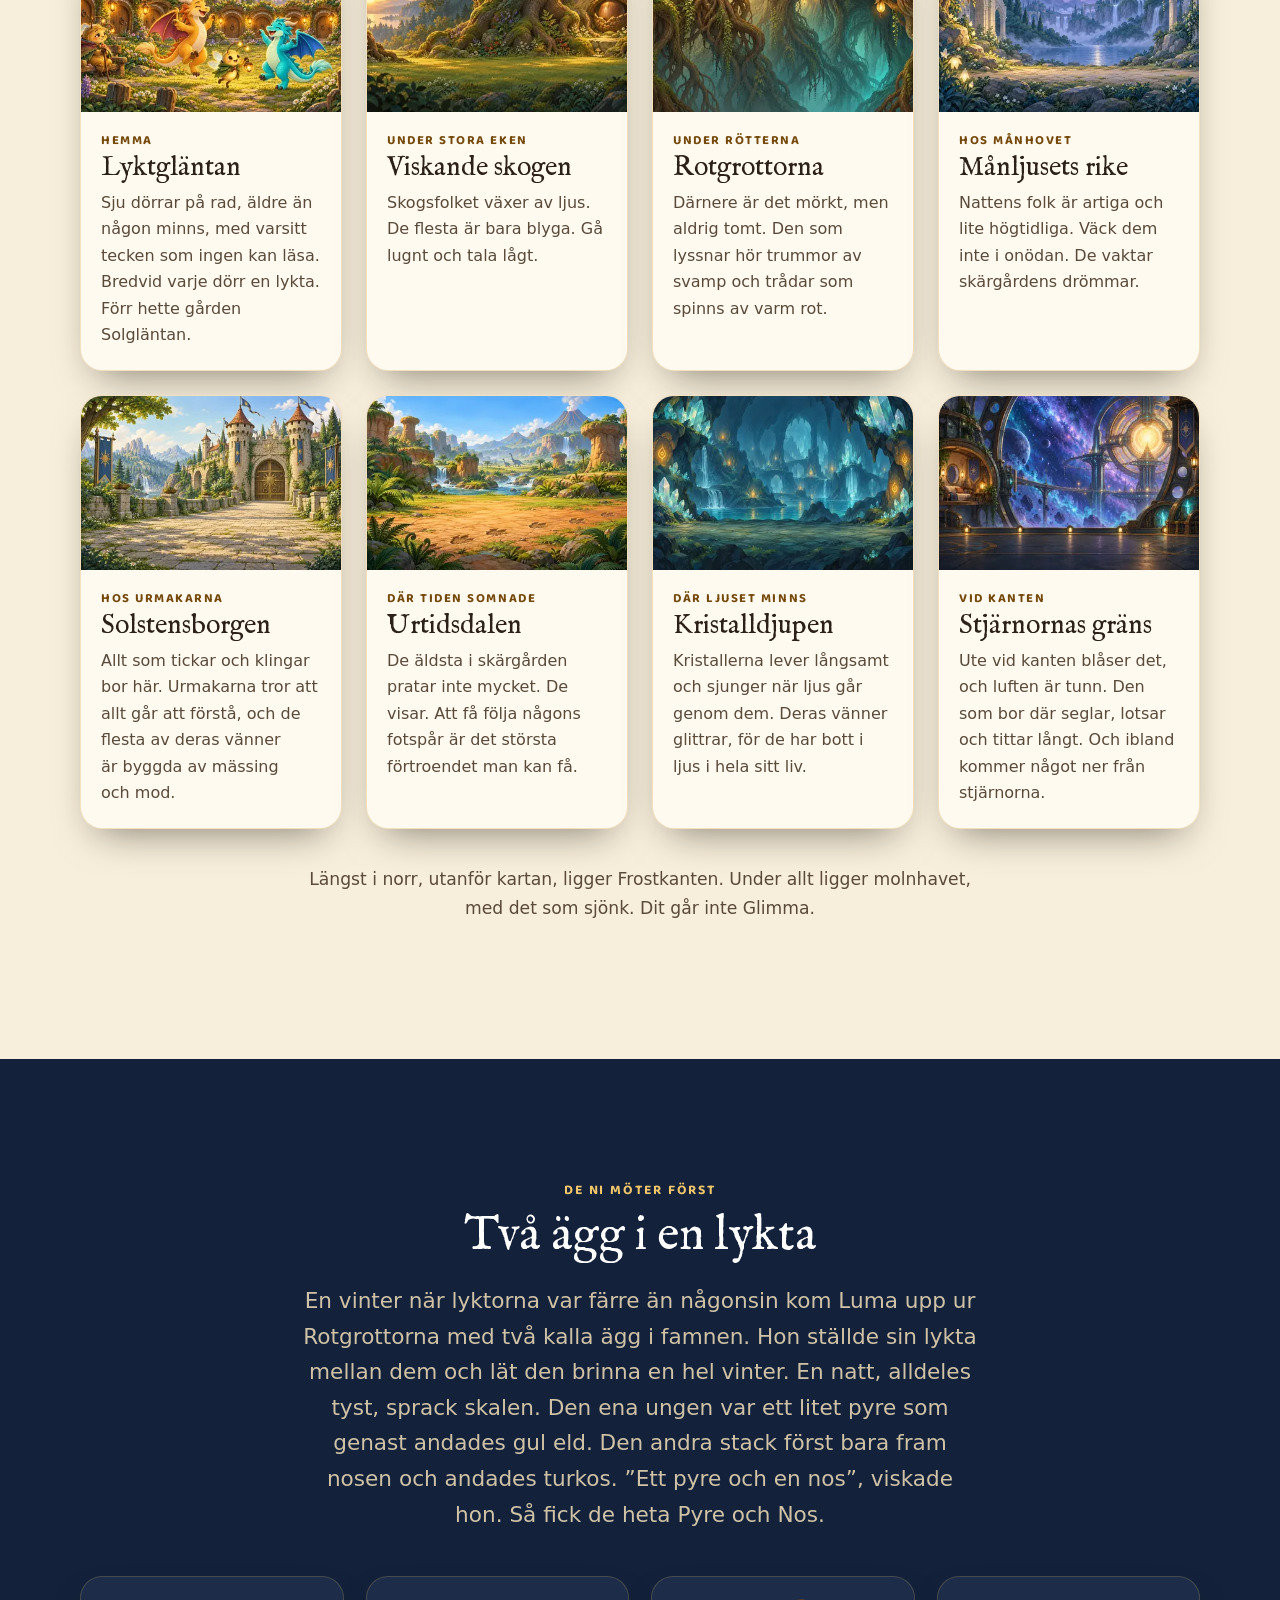
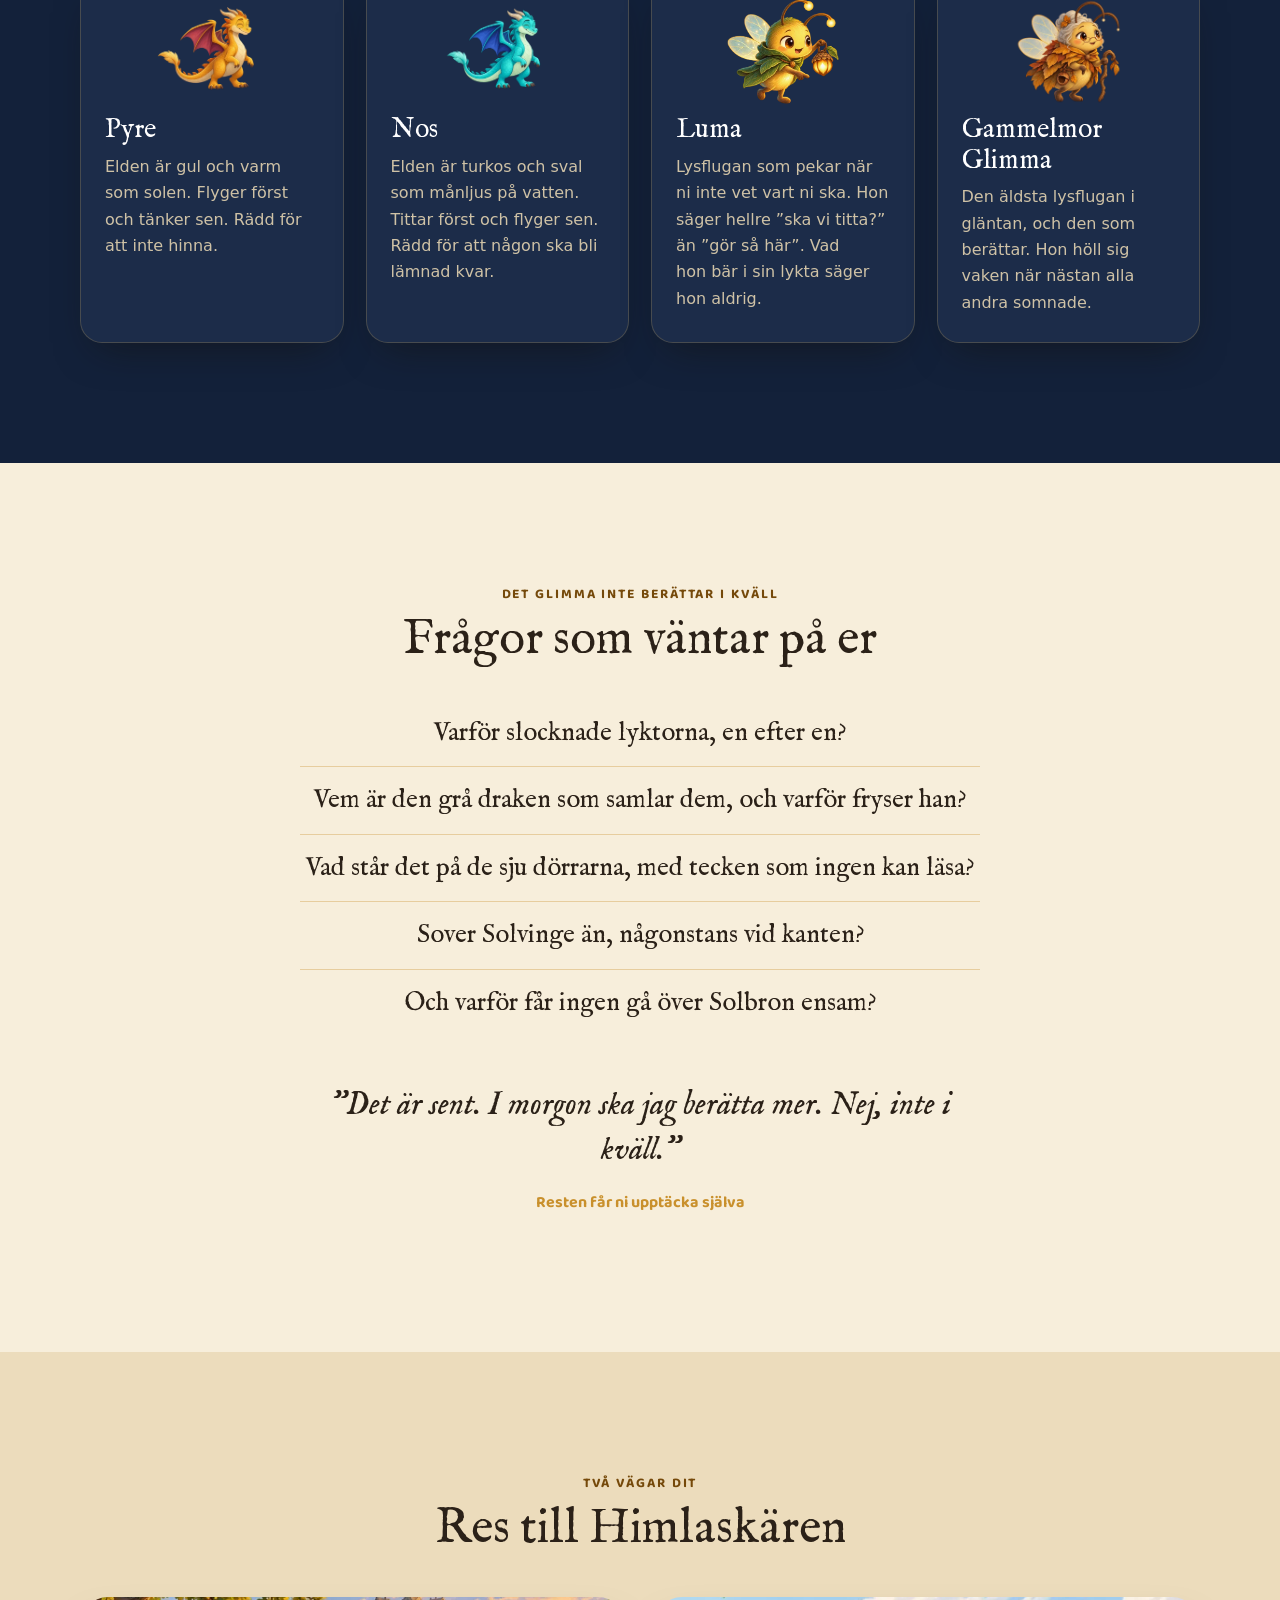
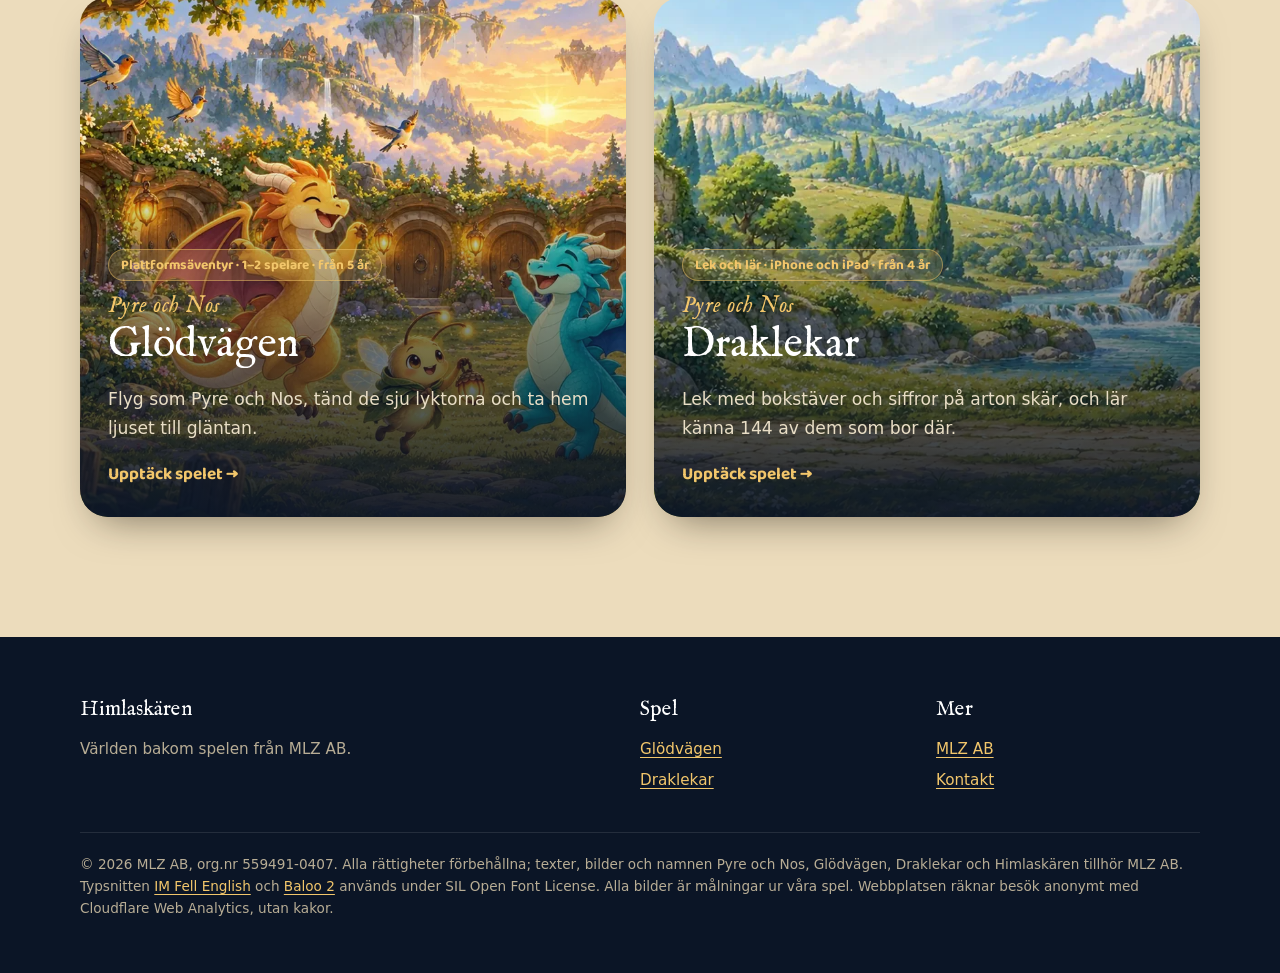
<file: himlaskaren/index.html>
<!doctype html>
<html lang="sv" class="ingen-js">
<head>
  <meta charset="utf-8">
  <meta name="viewport" content="width=device-width, initial-scale=1">
  <title>Himlaskären – världen bakom spelen · MLZ AB</title>
  <meta name="description" content="Himlaskären är en skärgård som svävar på värme över molnen. Här bor drakar, lysflugor och väktare. Gammelmor Glimma berättar om världen bakom Glödvägen och Draklekar.">
  <meta property="og:title" content="Himlaskären – världen bakom spelen">
  <meta property="og:description" content="En skärgård som svävar på värme över molnen. Gammelmor Glimma berättar.">
  <meta property="og:type" content="website">
  <link rel="canonical" href="https://mlz-labs.com/himlaskaren/">
  <meta property="og:url" content="https://mlz-labs.com/himlaskaren/">
  <meta property="og:image" content="https://mlz-labs.com/bilder/dela/mlz.jpg">
  <meta property="og:image:width" content="1200">
  <meta property="og:image:height" content="630">
  <meta property="og:locale" content="sv_SE">
  <meta property="og:site_name" content="MLZ AB">
  <meta name="twitter:card" content="summary_large_image">
  <link rel="preload" href="../typsnitt/IMFellEnglish-Regular.woff2" as="font" type="font/woff2" crossorigin>
  <link rel="preload" as="image" href="../bilder/mlz/himlaskaren-mobil.webp" media="(max-aspect-ratio: 4/3)" fetchpriority="high">
  <link rel="preload" as="image" href="../bilder/mlz/himlaskaren.webp" imagesrcset="../bilder/mlz/himlaskaren-800.webp 800w, ../bilder/mlz/himlaskaren-1200.webp 1200w, ../bilder/mlz/himlaskaren.webp 1800w" imagesizes="100vw" media="(min-aspect-ratio: 4/3)" fetchpriority="high">
  <meta name="theme-color" content="#13213a">
  <link rel="icon" type="image/png" href="../bilder/mlz/favicon.png">
  <link rel="stylesheet" href="../stil.css">
</head>
<body>
<a class="hoppa" href="#innehall">Hoppa till innehållet</a>

<header class="topp">
  <div class="inre">
    <a class="marke" href="../" aria-label="MLZ AB, till startsidan"><img decoding="async" src="../bilder/mlz/luma-liten.webp" alt="" width="96" height="96"> <span>MLZ&nbsp;AB</span></a>
    <nav class="meny" aria-label="Huvudmeny">
      <a href="../dragonaventyret/">Glödvägen</a>
      <a href="../draklekar/">Draklekar</a>
      <a href="./" aria-current="page">Himlaskären</a>
      <a href="../#kontakt">Kontakt</a>
    </nav>
  </div>
</header>

<main id="innehall">
  <section class="hjalte">
    <picture>
      <source media="(max-aspect-ratio: 4/3)" srcset="../bilder/mlz/himlaskaren-mobil.webp">
      <img class="bakgrund" src="../bilder/mlz/himlaskaren.webp" srcset="../bilder/mlz/himlaskaren-800.webp 800w, ../bilder/mlz/himlaskaren-1200.webp 1200w, ../bilder/mlz/himlaskaren.webp 1800w" sizes="100vw" alt="Karta över Himlaskären: svävande öar med skogar, slott, kristaller och vattenfall ovanför molnhavet" width="1800" height="1200" fetchpriority="high">
    </picture>
    <div class="inre">
      <h1>Himlaskären</h1>
      <p class="ingress">En skärgård som svävar över molnen, för att någon en gång värmde den. Här utspelar sig våra spel. Kom närmare, så berättar Glimma en liten bit.</p>
    </div>
  </section>

  <section class="del natt stjarnhimmel">
    <div class="inre citat-rad">
      <img class="syns" decoding="async" src="../bilder/dragon/glimma.webp" alt="Gammelmor Glimma, en gammal lysfluga med sjal och käpp" loading="lazy" width="480" height="480">
      <div class="syns">
        <p class="overrubrik">Glimma börjar</p>
        <blockquote class="citat">”Sätt er runt lyktan, allihop. Nej, inte så nära, Pyrre, du tänder din mantel. Så där. För att förstå vägen måste ni först förstå lyktan. Och för att förstå lyktan måste ni förstå det allra första som någonsin hände i världen. Det var inte ljuset som kom först. Det var värmen.”</blockquote>
      </div>
    </div>
  </section>

  <section class="del">
    <div class="inre par">
      <div class="ram syns"><img decoding="async" src="../bilder/dragon/solvinge.webp" srcset="../bilder/dragon/solvinge-480.webp 480w, ../bilder/dragon/solvinge-800.webp 800w, ../bilder/dragon/solvinge-1200.webp 1200w, ../bilder/dragon/solvinge.webp 1600w" sizes="(max-width: 860px) 100vw, 590px" alt="Målning: draken Solvinge blåser eld på en sten som svävar över molnen" loading="lazy" width="1600" height="900"></div>
      <div class="syns">
        <p class="overrubrik">Myten</p>
        <h2>Solvinge och den första glöden</h2>
        <p>I början fanns bara natten och molnen. Det fanns ingen upp och ingen ner, för ingenting var varmt. En natt föll en liten stjärna ner i molnen, och där låg den och glödde, alldeles ensam. Molnen runt den blev varma, och det varma började stiga.</p>
        <p>Ur glöden kläcktes en drake, inte större än en katt. Hon hette Solvinge. ”Varför kan jag inte flyga högre?” frågade hon. Och natten svarade: ”För att ingen flyger högt ensam.”</p>
        <p>Då blåste hon sin eld på en sten i molnen, och stenen blev varm och steg. Hon blåste på en till, och en till, tills de låg som en skärgård uppe i himlen.</p>
      </div>
    </div>
  </section>

  <section class="del morkpergament">
    <div class="inre">
      <div class="smal mitt" style="text-align:center">
        <p class="overrubrik">Så säger man i skären</p>
        <h2>Tre saker alla drakungar får lära sig</h2>
      </div>
      <div class="ordsprak" style="margin-top:36px">
        <p class="syns">”Värm varandra, så flyger ni.”</p>
        <p class="syns">”Det varma stiger, det kalla sjunker.”</p>
        <p class="syns">”Ingen flyger högt ensam.”</p>
      </div>
      <p class="smal mitt ingress" style="text-align:center;margin-top:32px">Det är inte bara talesätt. Det är så man flyger i Glödvägen: en tänd glödskål sänder varm luft uppåt, och den bär båda drakarna.</p>
    </div>
  </section>

  <section class="del">
    <div class="inre">
      <div class="smal mitt" style="text-align:center">
        <p class="overrubrik">Ur Glimmas fältbok</p>
        <h2>Åtta skär att längta till</h2>
        <p class="ingress">Elva skär har namn på kartan. Här är åtta av dem, så som Glimma har antecknat dem.</p>
      </div>
      <div class="platser" style="margin-top:44px">
        <article class="plats syns">
          <img decoding="async" src="../bilder/varld/lyktglantan.webp" srcset="../bilder/varld/lyktglantan-420.webp 420w, ../bilder/varld/lyktglantan.webp 720w" sizes="(max-width: 860px) 100vw, 360px" alt="Lyktgläntan med små runda dörrar i kullen" loading="lazy" width="720" height="480">
          <div><p class="var">Hemma</p><h3>Lyktgläntan</h3><p>Sju dörrar på rad, äldre än någon minns, med varsitt tecken som ingen kan läsa. Bredvid varje dörr en lykta. Förr hette gården Solgläntan.</p></div>
        </article>
        <article class="plats syns">
          <img decoding="async" src="../bilder/varld/skogen.webp" srcset="../bilder/varld/skogen-420.webp 420w, ../bilder/varld/skogen.webp 720w" sizes="(max-width: 860px) 100vw, 360px" alt="En glänta i Viskande skogen under en jättelik ek" loading="lazy" width="720" height="480">
          <div><p class="var">Under Stora Eken</p><h3>Viskande skogen</h3><p>Skogsfolket växer av ljus. De flesta är bara blyga. Gå lugnt och tala lågt.</p></div>
        </article>
        <article class="plats syns">
          <img decoding="async" src="../bilder/varld/rotgrottorna.webp" srcset="../bilder/varld/rotgrottorna-420.webp 420w, ../bilder/varld/rotgrottorna.webp 720w" sizes="(max-width: 860px) 100vw, 360px" alt="Porten till Rotgrottorna, en öppning mellan jättelika rötter" loading="lazy" width="720" height="480">
          <div><p class="var">Under rötterna</p><h3>Rotgrottorna</h3><p>Därnere är det mörkt, men aldrig tomt. Den som lyssnar hör trummor av svamp och trådar som spinns av varm rot.</p></div>
        </article>
        <article class="plats syns">
          <img decoding="async" src="../bilder/varld/manljus.webp" srcset="../bilder/varld/manljus-420.webp 420w, ../bilder/varld/manljus.webp 720w" sizes="(max-width: 860px) 100vw, 360px" alt="Månljusets rike: en sjö i månsken mellan gamla valv" loading="lazy" width="720" height="480">
          <div><p class="var">Hos Månhovet</p><h3>Månljusets rike</h3><p>Nattens folk är artiga och lite högtidliga. Väck dem inte i onödan. De vaktar skärgårdens drömmar.</p></div>
        </article>
        <article class="plats syns">
          <img decoding="async" src="../bilder/varld/borgen.webp" srcset="../bilder/varld/borgen-420.webp 420w, ../bilder/varld/borgen.webp 720w" sizes="(max-width: 860px) 100vw, 360px" alt="Solstensborgen med torn och en stor port" loading="lazy" width="720" height="480">
          <div><p class="var">Hos urmakarna</p><h3>Solstensborgen</h3><p>Allt som tickar och klingar bor här. Urmakarna tror att allt går att förstå, och de flesta av deras vänner är byggda av mässing och mod.</p></div>
        </article>
        <article class="plats syns">
          <img decoding="async" src="../bilder/varld/urtidsdalen.webp" srcset="../bilder/varld/urtidsdalen-420.webp 420w, ../bilder/varld/urtidsdalen.webp 720w" sizes="(max-width: 860px) 100vw, 360px" alt="Urtidsdalen med röd jord, klippor och fotspår" loading="lazy" width="720" height="480">
          <div><p class="var">Där tiden somnade</p><h3>Urtidsdalen</h3><p>De äldsta i skärgården pratar inte mycket. De visar. Att få följa någons fotspår är det största förtroendet man kan få.</p></div>
        </article>
        <article class="plats syns">
          <img decoding="async" src="../bilder/varld/kristall.webp" srcset="../bilder/varld/kristall-420.webp 420w, ../bilder/varld/kristall.webp 720w" sizes="(max-width: 860px) 100vw, 360px" alt="Kristalldjupen: en grotta med lysande kristaller och stilla vatten" loading="lazy" width="720" height="480">
          <div><p class="var">Där ljuset minns</p><h3>Kristalldjupen</h3><p>Kristallerna lever långsamt och sjunger när ljus går genom dem. Deras vänner glittrar, för de har bott i ljus i hela sitt liv.</p></div>
        </article>
        <article class="plats syns">
          <img decoding="async" src="../bilder/varld/stjarnorna.webp" srcset="../bilder/varld/stjarnorna-420.webp 420w, ../bilder/varld/stjarnorna.webp 720w" sizes="(max-width: 860px) 100vw, 360px" alt="Stjärnornas gräns: en bro under en himmel full av stjärnor" loading="lazy" width="720" height="480">
          <div><p class="var">Vid kanten</p><h3>Stjärnornas gräns</h3><p>Ute vid kanten blåser det, och luften är tunn. Den som bor där seglar, lotsar och tittar långt. Och ibland kommer något ner från stjärnorna.</p></div>
        </article>
      </div>
      <p class="smal mitt" style="text-align:center;margin-top:36px;color:var(--black-mjuk)">Längst i norr, utanför kartan, ligger Frostkanten. Under allt ligger molnhavet, med det som sjönk. Dit går inte Glimma.</p>
    </div>
  </section>

  <section class="del natt">
    <div class="inre">
      <div class="smal mitt" style="text-align:center">
        <p class="overrubrik">De ni möter först</p>
        <h2>Två ägg i en lykta</h2>
        <p class="ingress">En vinter när lyktorna var färre än någonsin kom Luma upp ur Rotgrottorna med två kalla ägg i famnen. Hon ställde sin lykta mellan dem och lät den brinna en hel vinter. En natt, alldeles tyst, sprack skalen. Den ena ungen var ett litet pyre som genast andades gul eld. Den andra stack först bara fram nosen och andades turkos. ”Ett pyre och en nos”, viskade hon. Så fick de heta Pyre och Nos.</p>
      </div>
      <div class="kort-rutnat" style="margin-top:44px">
        <div class="kort syns">
          <img class="ikon" decoding="async" src="../bilder/draklekar/gul.webp" alt="" loading="lazy" width="480" height="387">
          <h3>Pyre</h3>
          <p>Elden är gul och varm som solen. Flyger först och tänker sen. Rädd för att inte hinna.</p>
        </div>
        <div class="kort syns">
          <img class="ikon" decoding="async" src="../bilder/draklekar/turkos.webp" alt="" loading="lazy" width="480" height="398">
          <h3>Nos</h3>
          <p>Elden är turkos och sval som månljus på vatten. Tittar först och flyger sen. Rädd för att någon ska bli lämnad kvar.</p>
        </div>
        <div class="kort syns">
          <img class="ikon" decoding="async" src="../bilder/varld/luma.webp" alt="" loading="lazy" width="360" height="339">
          <h3>Luma</h3>
          <p>Lysflugan som pekar när ni inte vet vart ni ska. Hon säger hellre ”ska vi titta?” än ”gör så här”. Vad hon bär i sin lykta säger hon aldrig.</p>
        </div>
        <div class="kort syns">
          <img class="ikon" decoding="async" src="../bilder/dragon/glimma.webp" alt="" loading="lazy" width="480" height="480">
          <h3>Gammelmor Glimma</h3>
          <p>Den äldsta lysflugan i gläntan, och den som berättar. Hon höll sig vaken när nästan alla andra somnade.</p>
        </div>
      </div>
    </div>
  </section>

  <section class="del">
    <div class="inre smal">
      <div style="text-align:center">
        <p class="overrubrik">Det Glimma inte berättar i kväll</p>
        <h2>Frågor som väntar på er</h2>
      </div>
      <ul class="fragor" style="margin-top:32px">
        <li class="syns">Varför slocknade lyktorna, en efter en?</li>
        <li class="syns">Vem är den grå draken som samlar dem, och varför fryser han?</li>
        <li class="syns">Vad står det på de sju dörrarna, med tecken som ingen kan läsa?</li>
        <li class="syns">Sover Solvinge än, någonstans vid kanten?</li>
        <li class="syns">Och varför får ingen gå över Solbron ensam?</li>
      </ul>
      <blockquote class="citat syns" style="text-align:center;margin-top:48px">”Det är sent. I morgon ska jag berätta mer. Nej, inte i kväll.”</blockquote>
      <p class="signatur" style="text-align:center">Resten får ni upptäcka själva</p>
    </div>
  </section>

  <section class="del morkpergament">
    <div class="inre">
      <div class="smal mitt" style="text-align:center">
        <p class="overrubrik">Två vägar dit</p>
        <h2>Res till Himlaskären</h2>
      </div>
      <div class="spel-par" style="margin-top:40px">
        <a class="spelkort syns" href="../dragonaventyret/">
          <img decoding="async" class="bakgrund" src="../bilder/dragon/lyktglantan-kort.webp" alt="" loading="lazy" width="800" height="800">
          <div class="text">
            <span class="etikett">Plattformsäventyr · 1–2 spelare · från 5 år</span>
            <h3 style="margin-top:12px"><span class="serie">Pyre och Nos</span>Glödvägen</h3>
            <p>Flyg som Pyre och Nos, tänd de sju lyktorna och ta hem ljuset till gläntan.</p>
            <span class="las">Upptäck spelet →</span>
          </div>
        </a>
        <a class="spelkort syns" href="../draklekar/">
          <img decoding="async" class="bakgrund" src="../bilder/draklekar/kort.webp" alt="" loading="lazy" width="600" height="800">
          <div class="text">
            <span class="etikett">Lek och lär · iPhone och iPad · från 4 år</span>
            <h3 style="margin-top:12px"><span class="serie">Pyre och Nos</span>Draklekar</h3>
            <p>Lek med bokstäver och siffror på arton skär, och lär känna 144 av dem som bor där.</p>
            <span class="las">Upptäck spelet →</span>
          </div>
        </a>
      </div>
    </div>
  </section>
</main>

<footer class="fot">
  <div class="inre">
    <div>
      <p class="fot-rubrik">Himlaskären</p>
      <p>Världen bakom spelen från MLZ AB.</p>
    </div>
    <div>
      <p class="fot-rubrik">Spel</p>
      <ul>
        <li><a href="../dragonaventyret/">Glödvägen</a></li>
        <li><a href="../draklekar/">Draklekar</a></li>
      </ul>
    </div>
    <div>
      <p class="fot-rubrik">Mer</p>
      <ul>
        <li><a href="../">MLZ AB</a></li>
        <li><a href="mailto:contact@mlz-labs.com">Kontakt</a></li>
      </ul>
    </div>
    <p class="liten">© 2026 MLZ AB, org.nr 559491-0407. Alla rättigheter förbehållna; texter, bilder och namnen Pyre och Nos, Glödvägen, Draklekar och Himlaskären tillhör MLZ AB. Typsnitten <a href="/typsnitt/OFL-IMFellEnglish.txt">IM Fell English</a> och <a href="/typsnitt/OFL.txt">Baloo 2</a> används under SIL Open Font License. Alla bilder är målningar ur våra spel. Webbplatsen räknar besök anonymt med Cloudflare Web Analytics, utan kakor.</p>
  </div>
</footer>

<script src="../syns.js"></script>
<!-- Cloudflare Web Analytics: räknar besök anonymt, utan kakor -->
<script type="module" src="https://static.cloudflareinsights.com/beacon.min.js" data-cf-beacon='{"token": "9c8eac4a6fa944ed99d2a3144f2672da"}'></script>
</body>
</html>
</file>
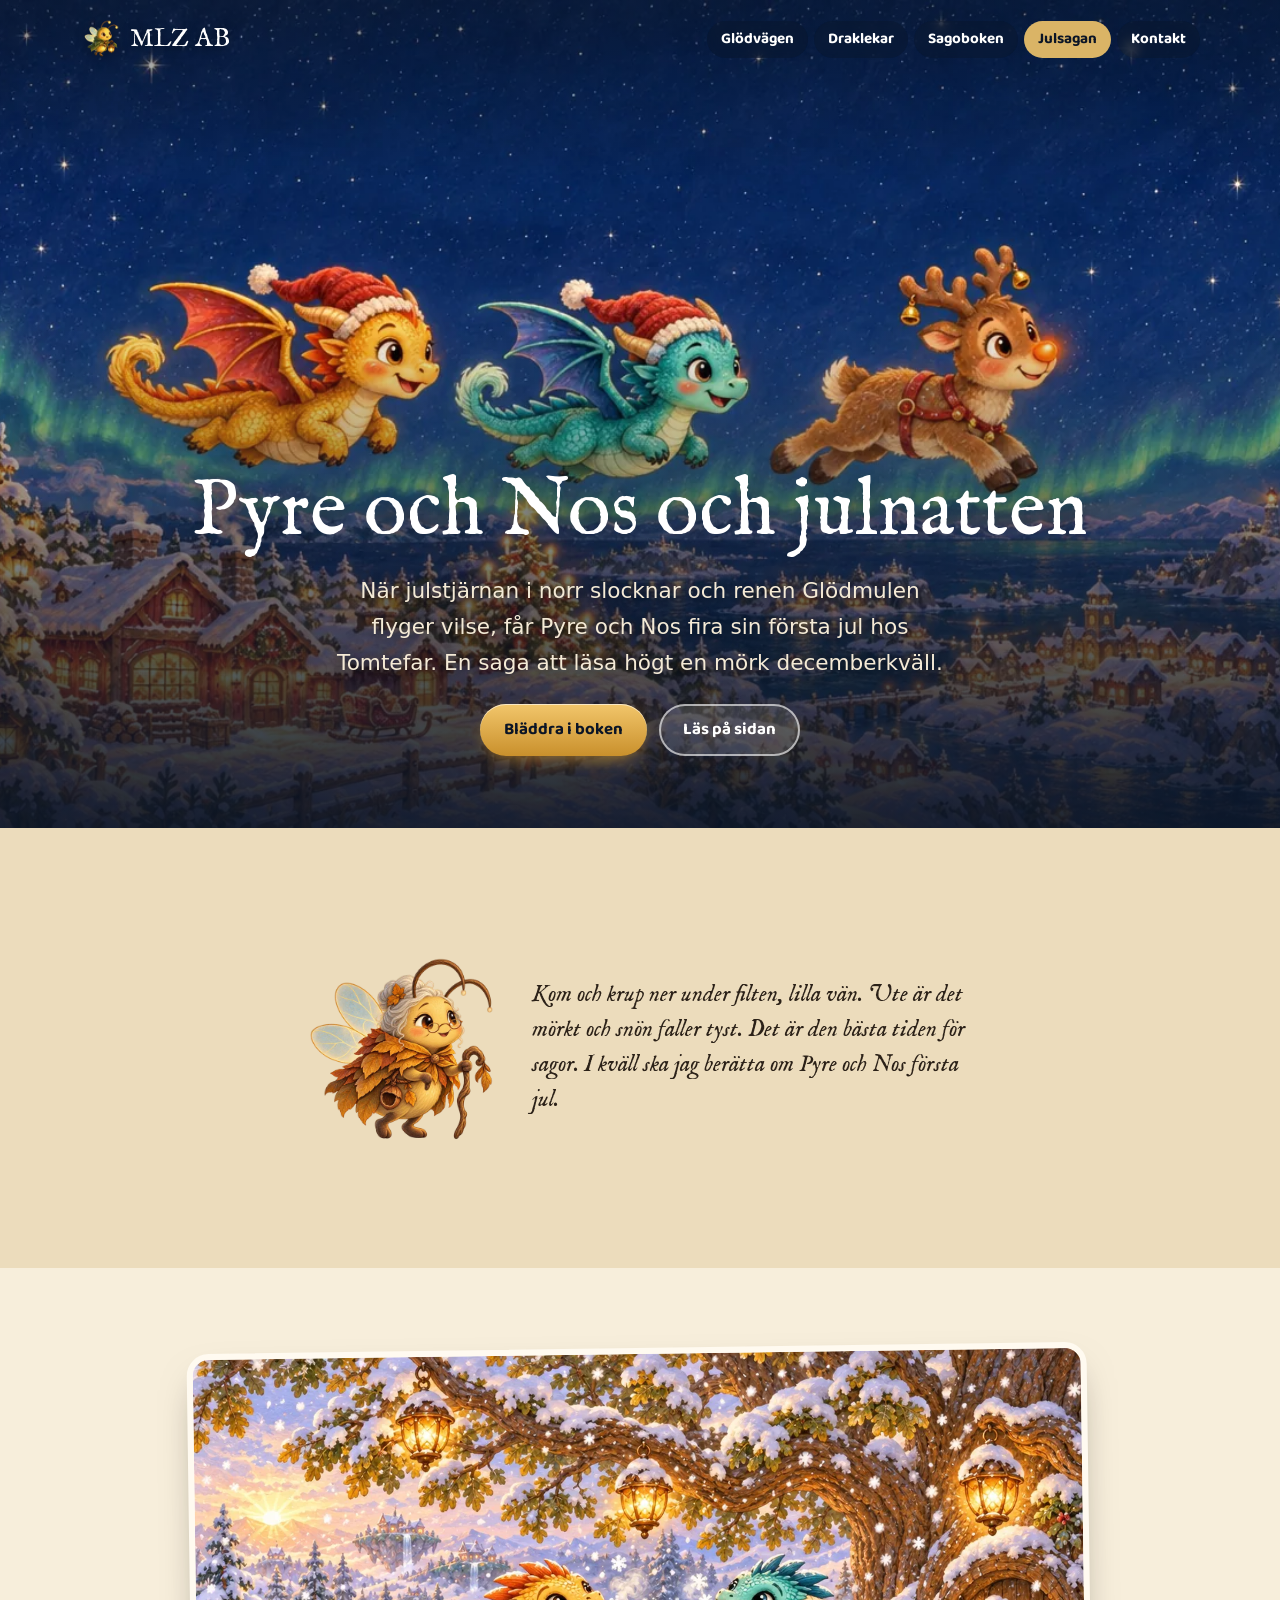
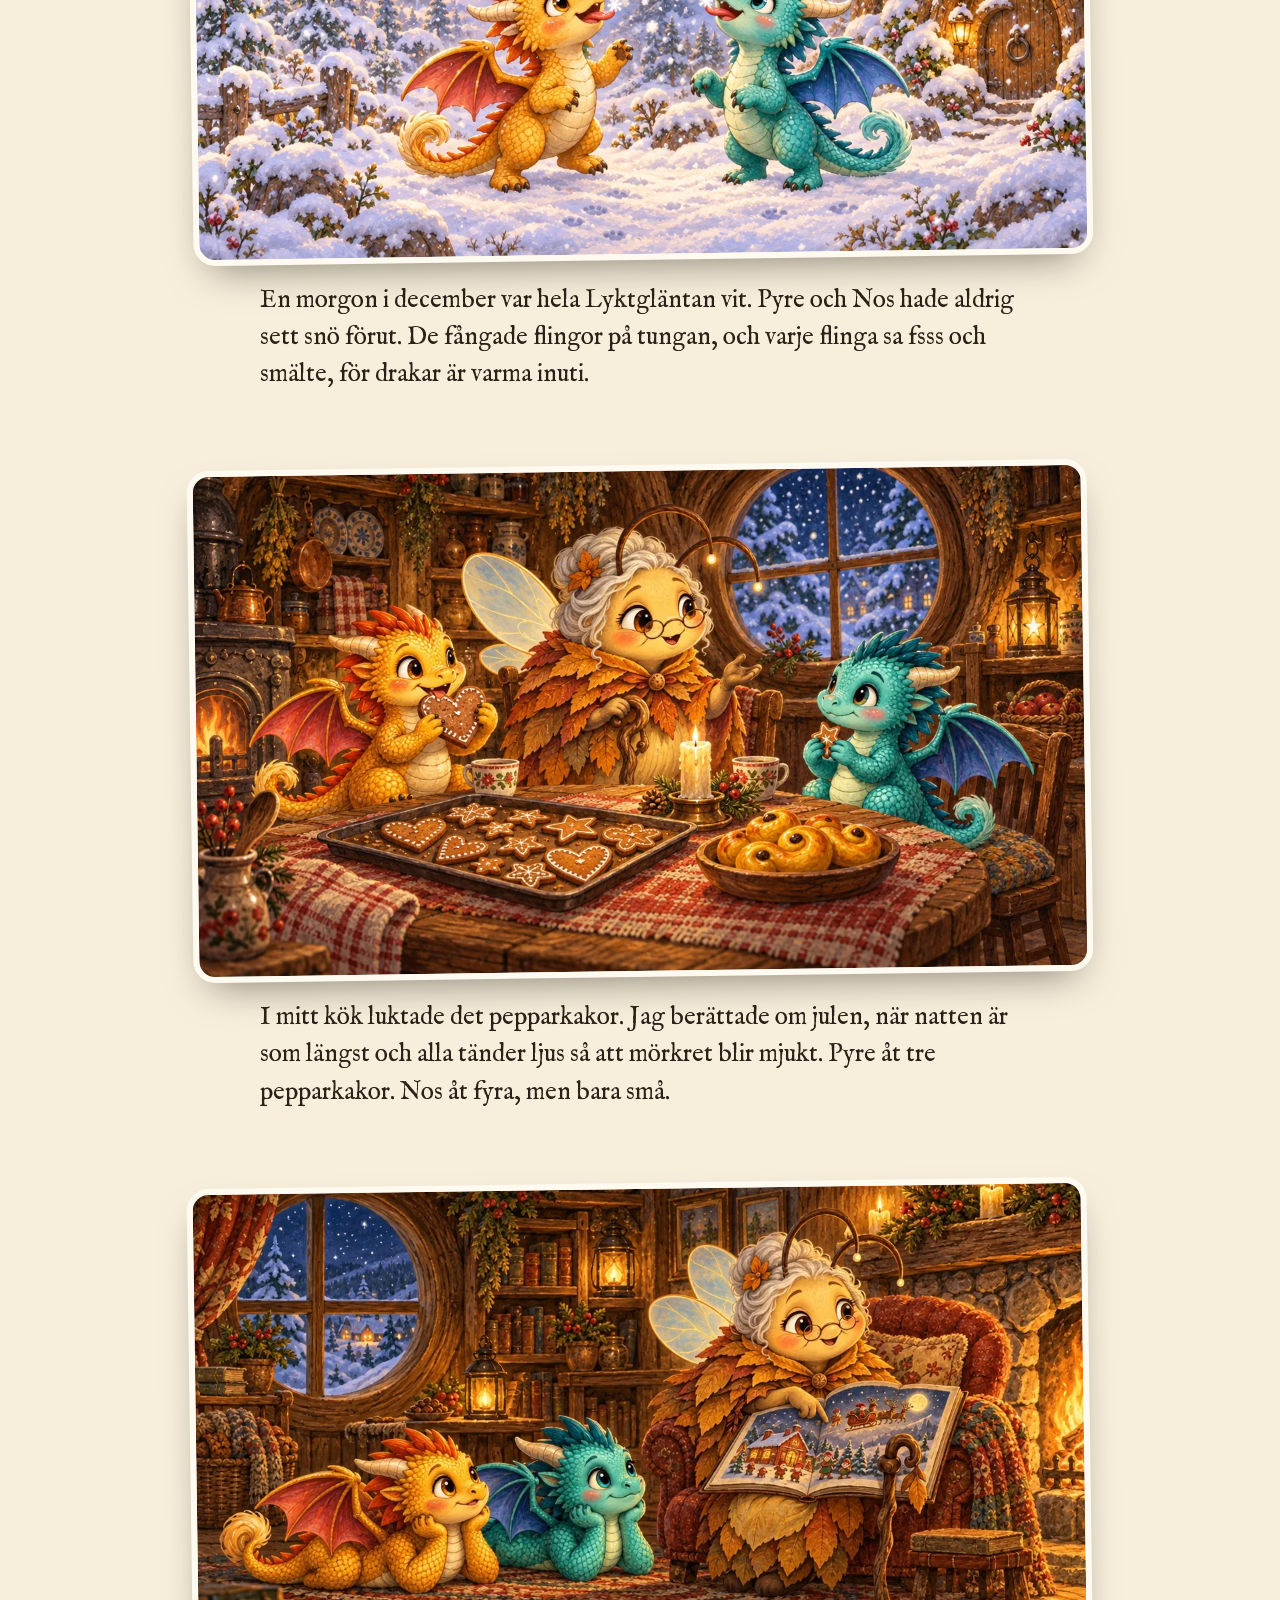
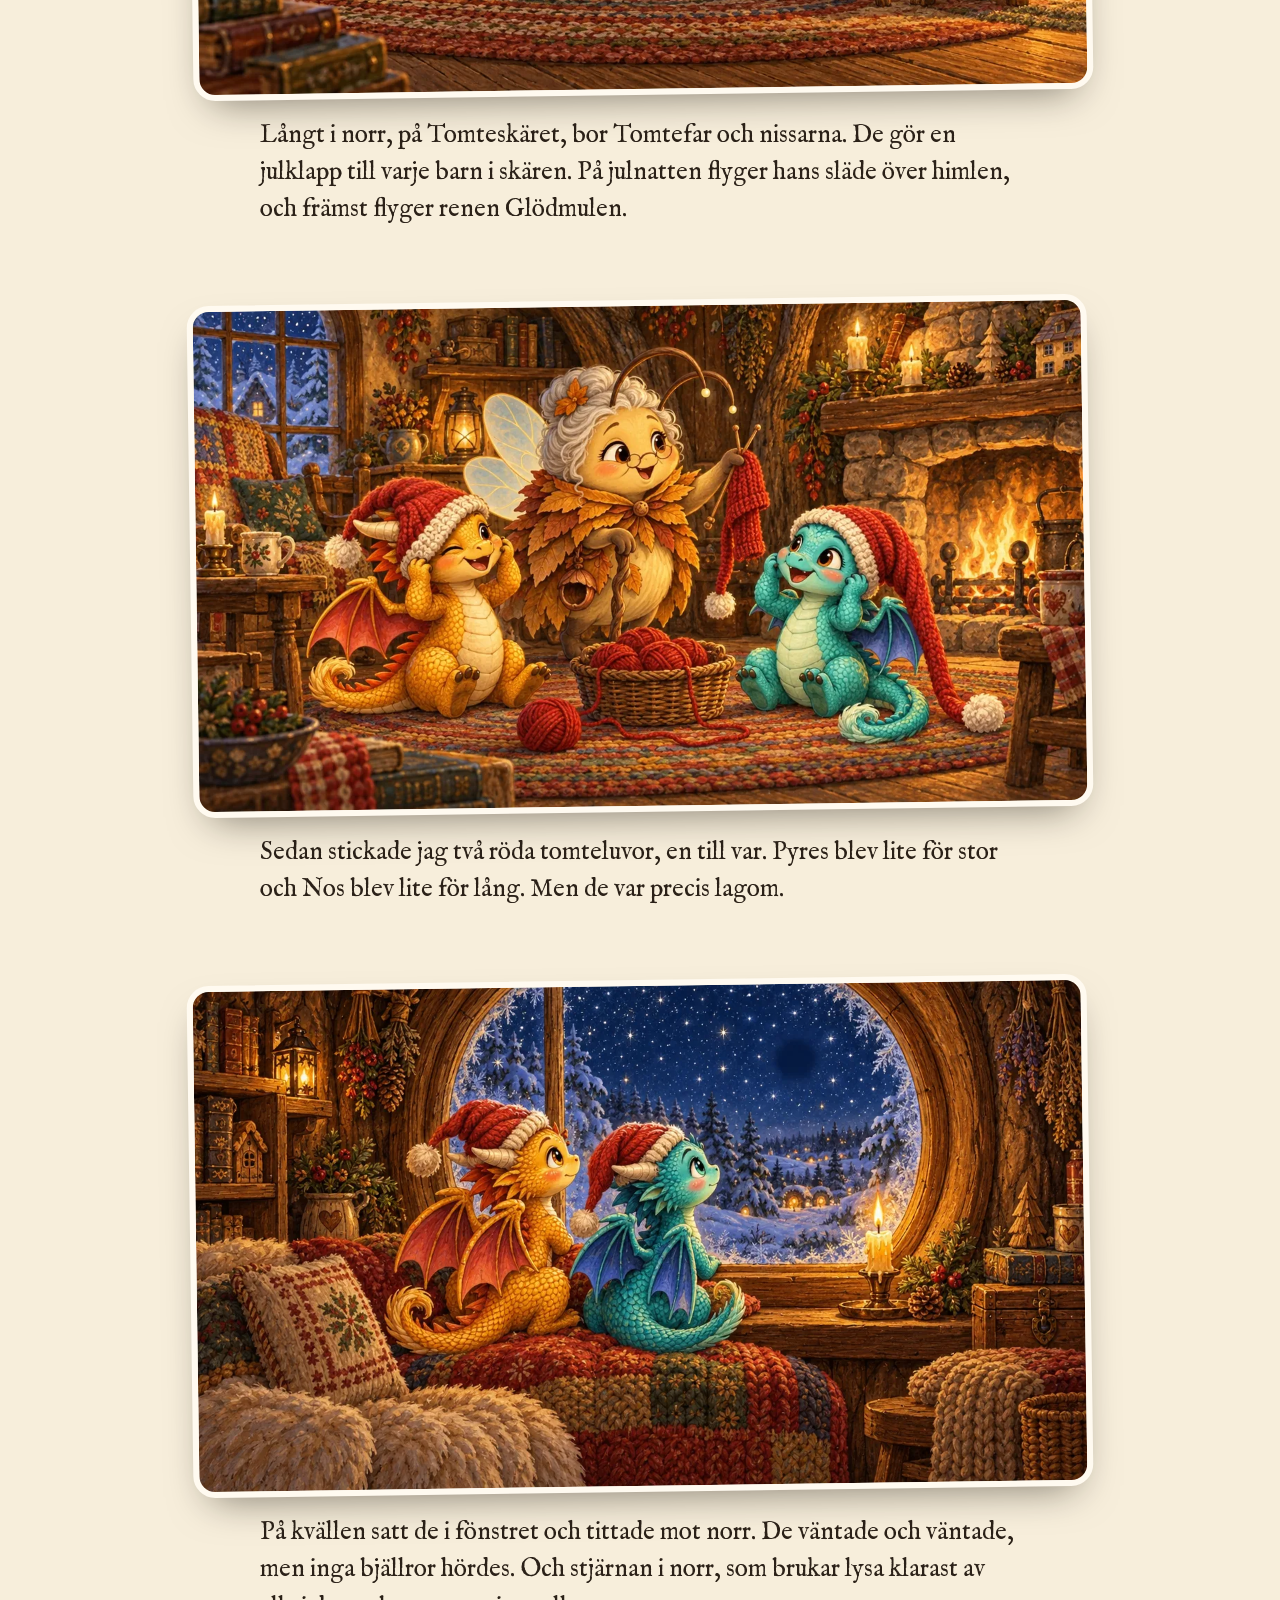
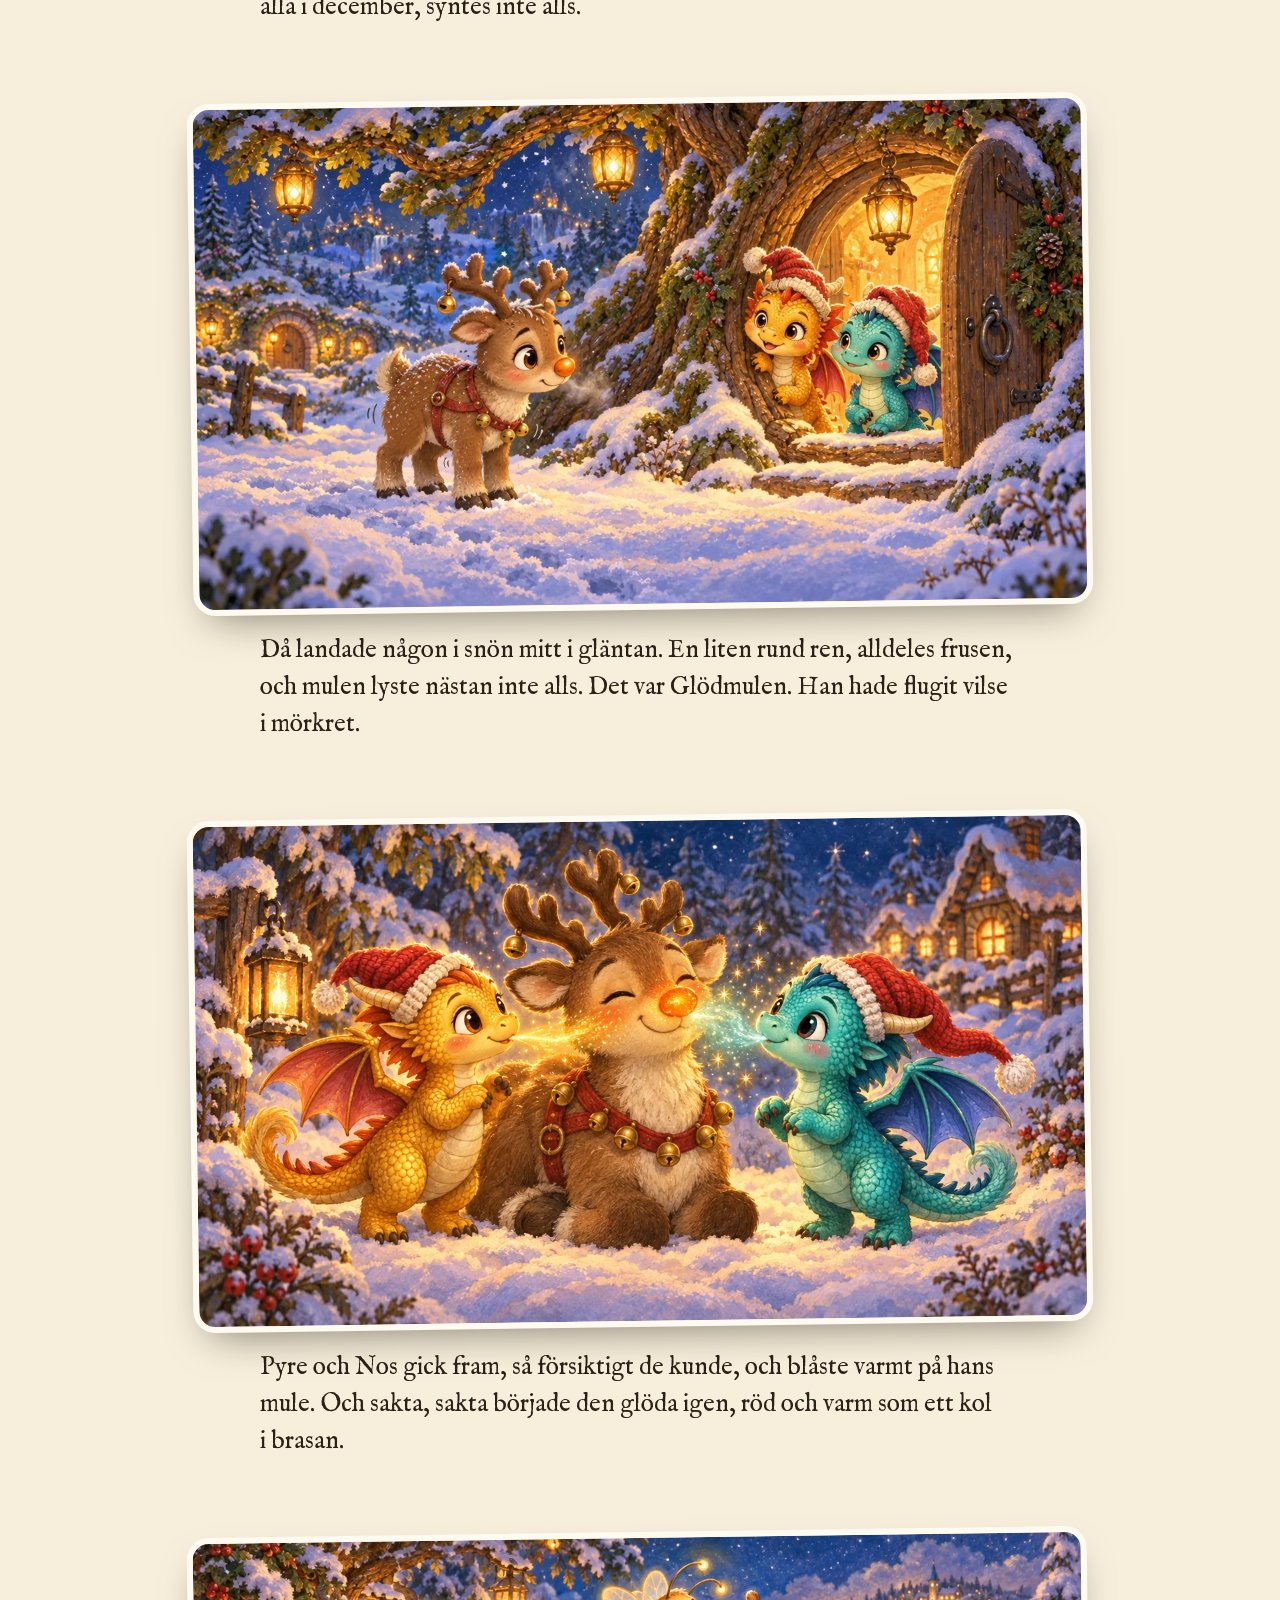
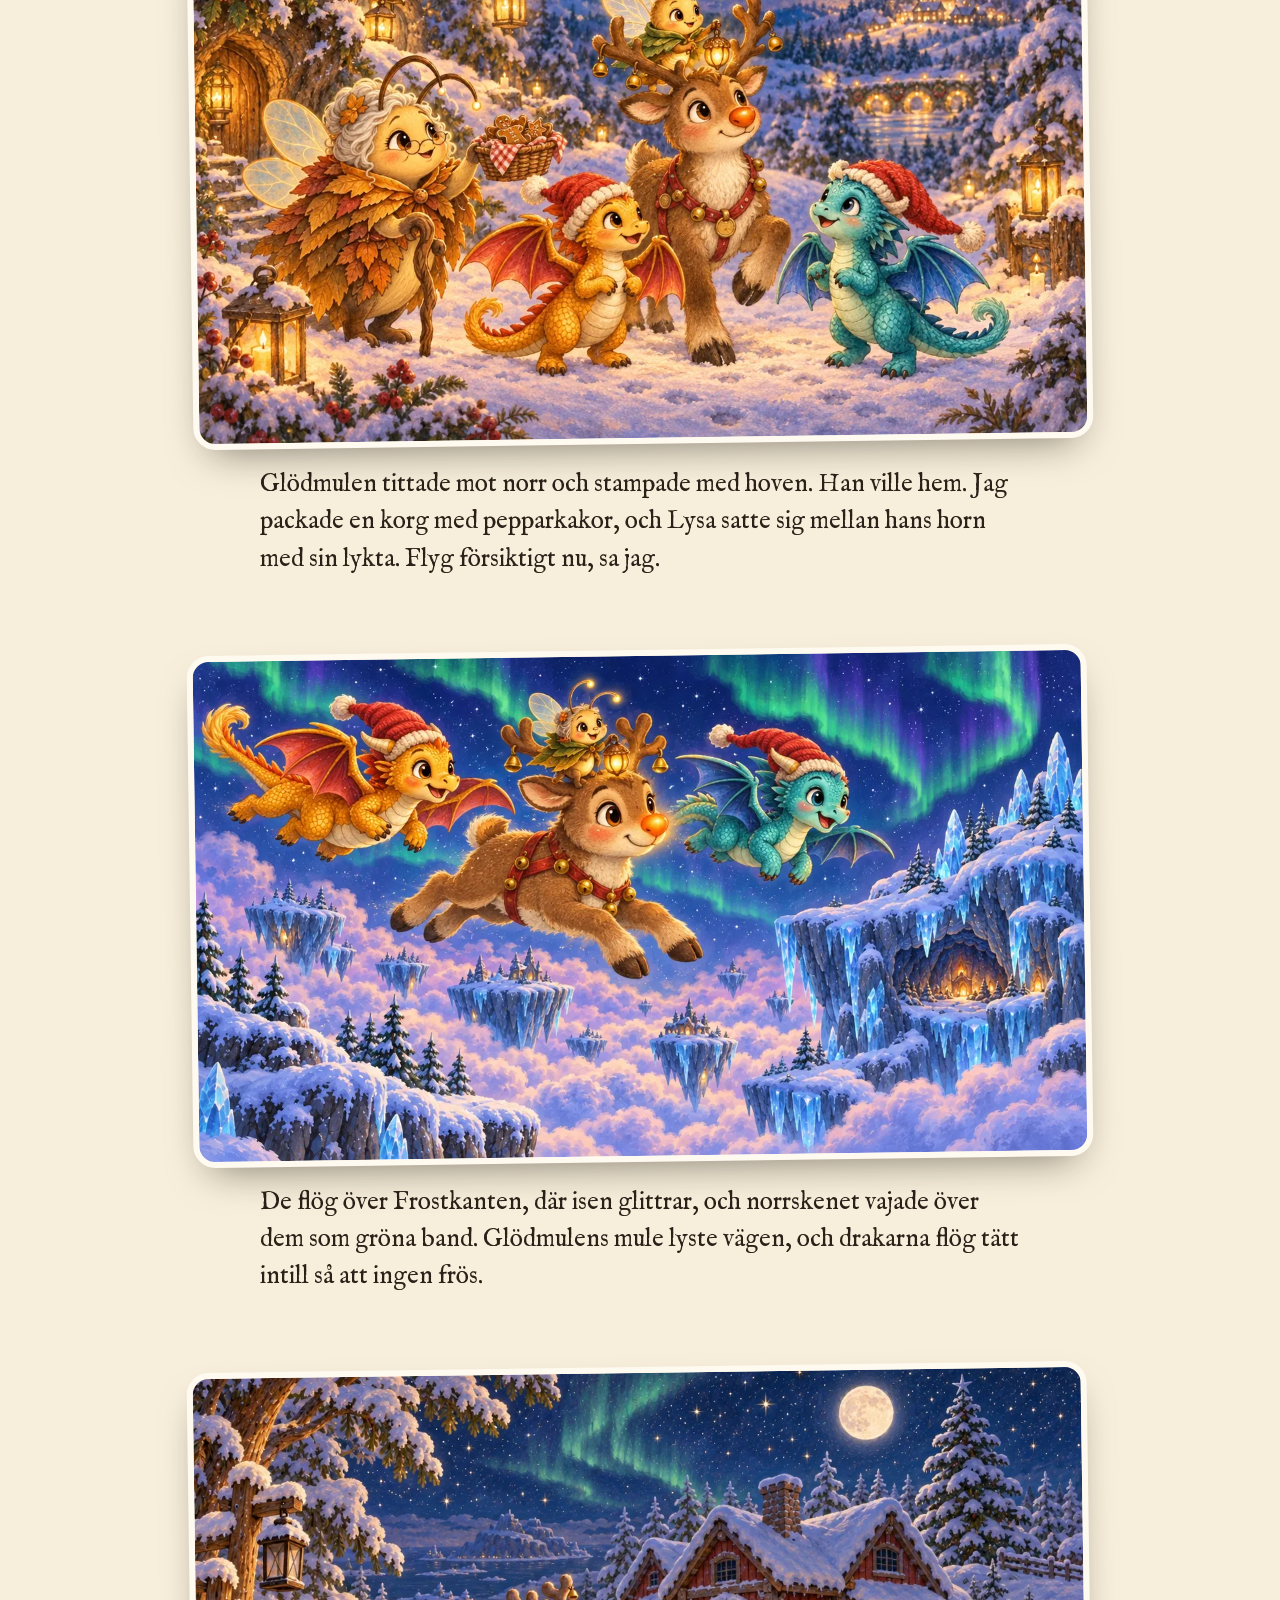
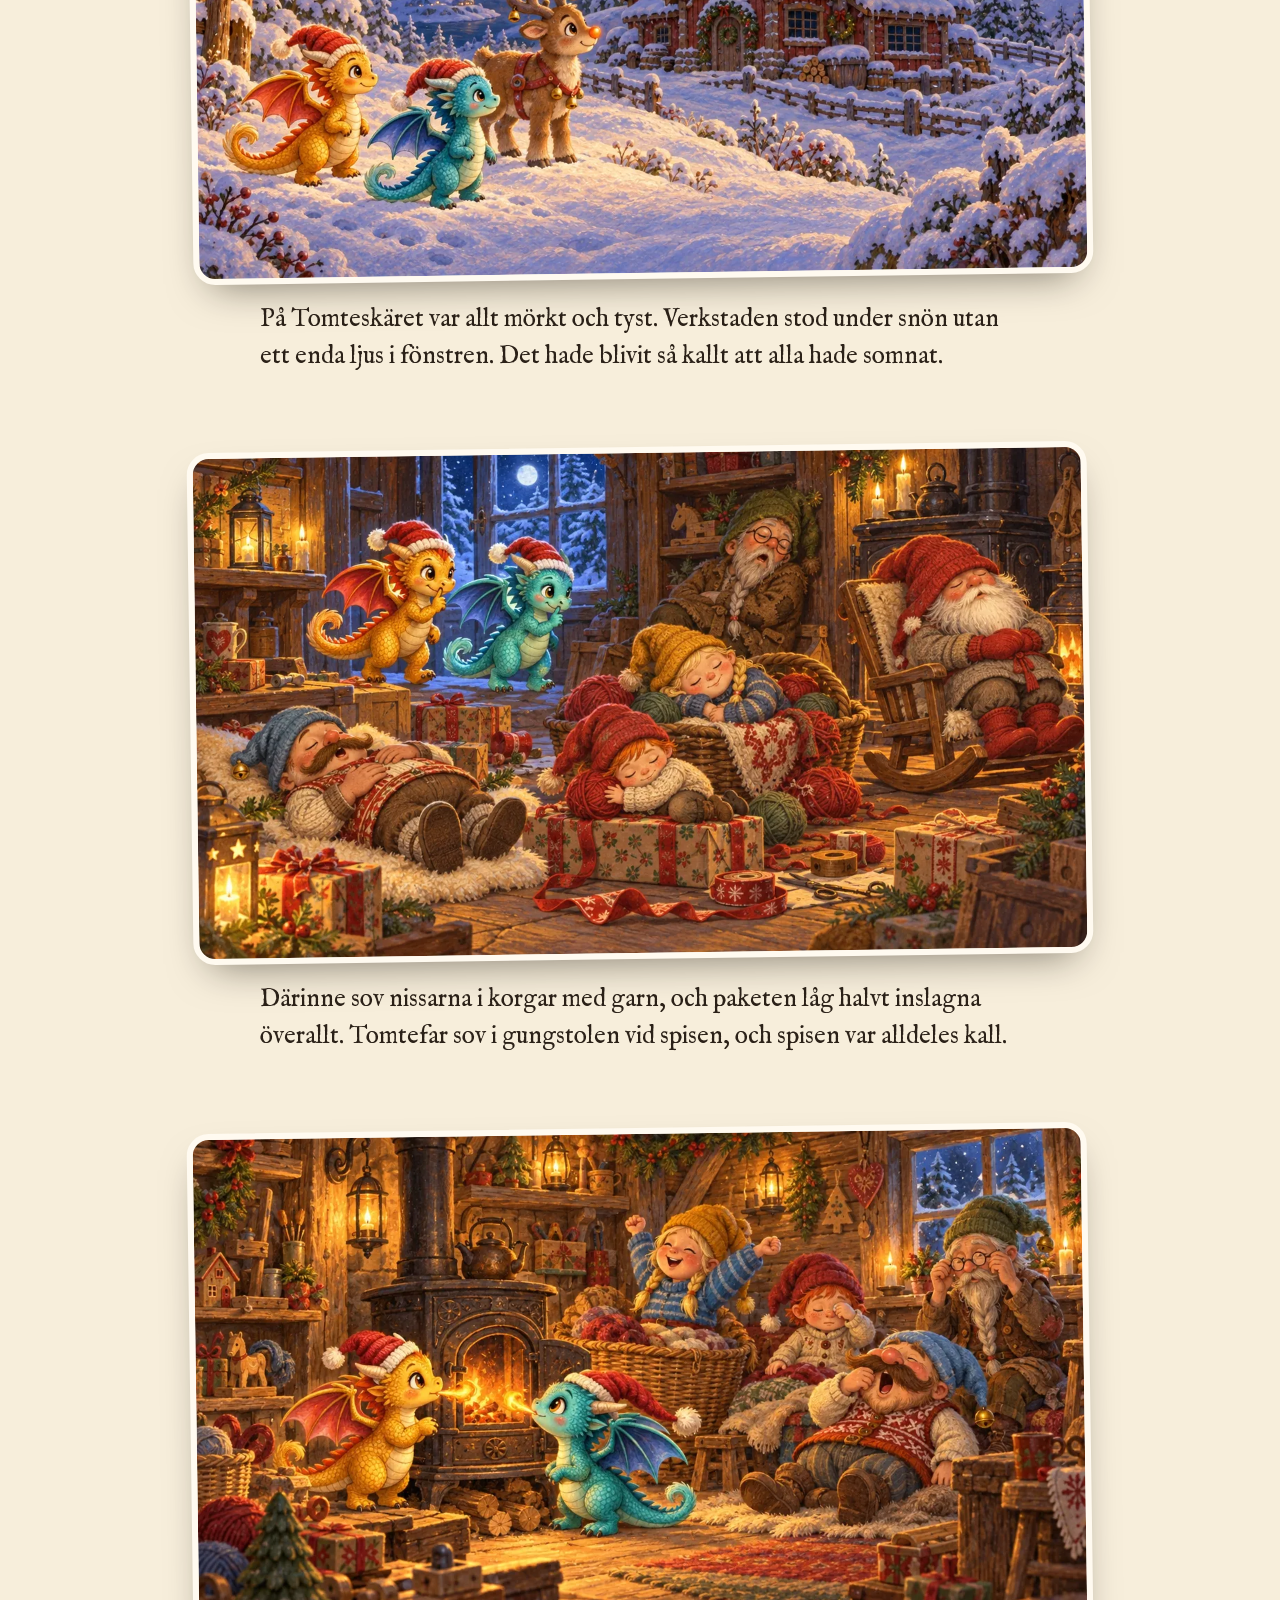
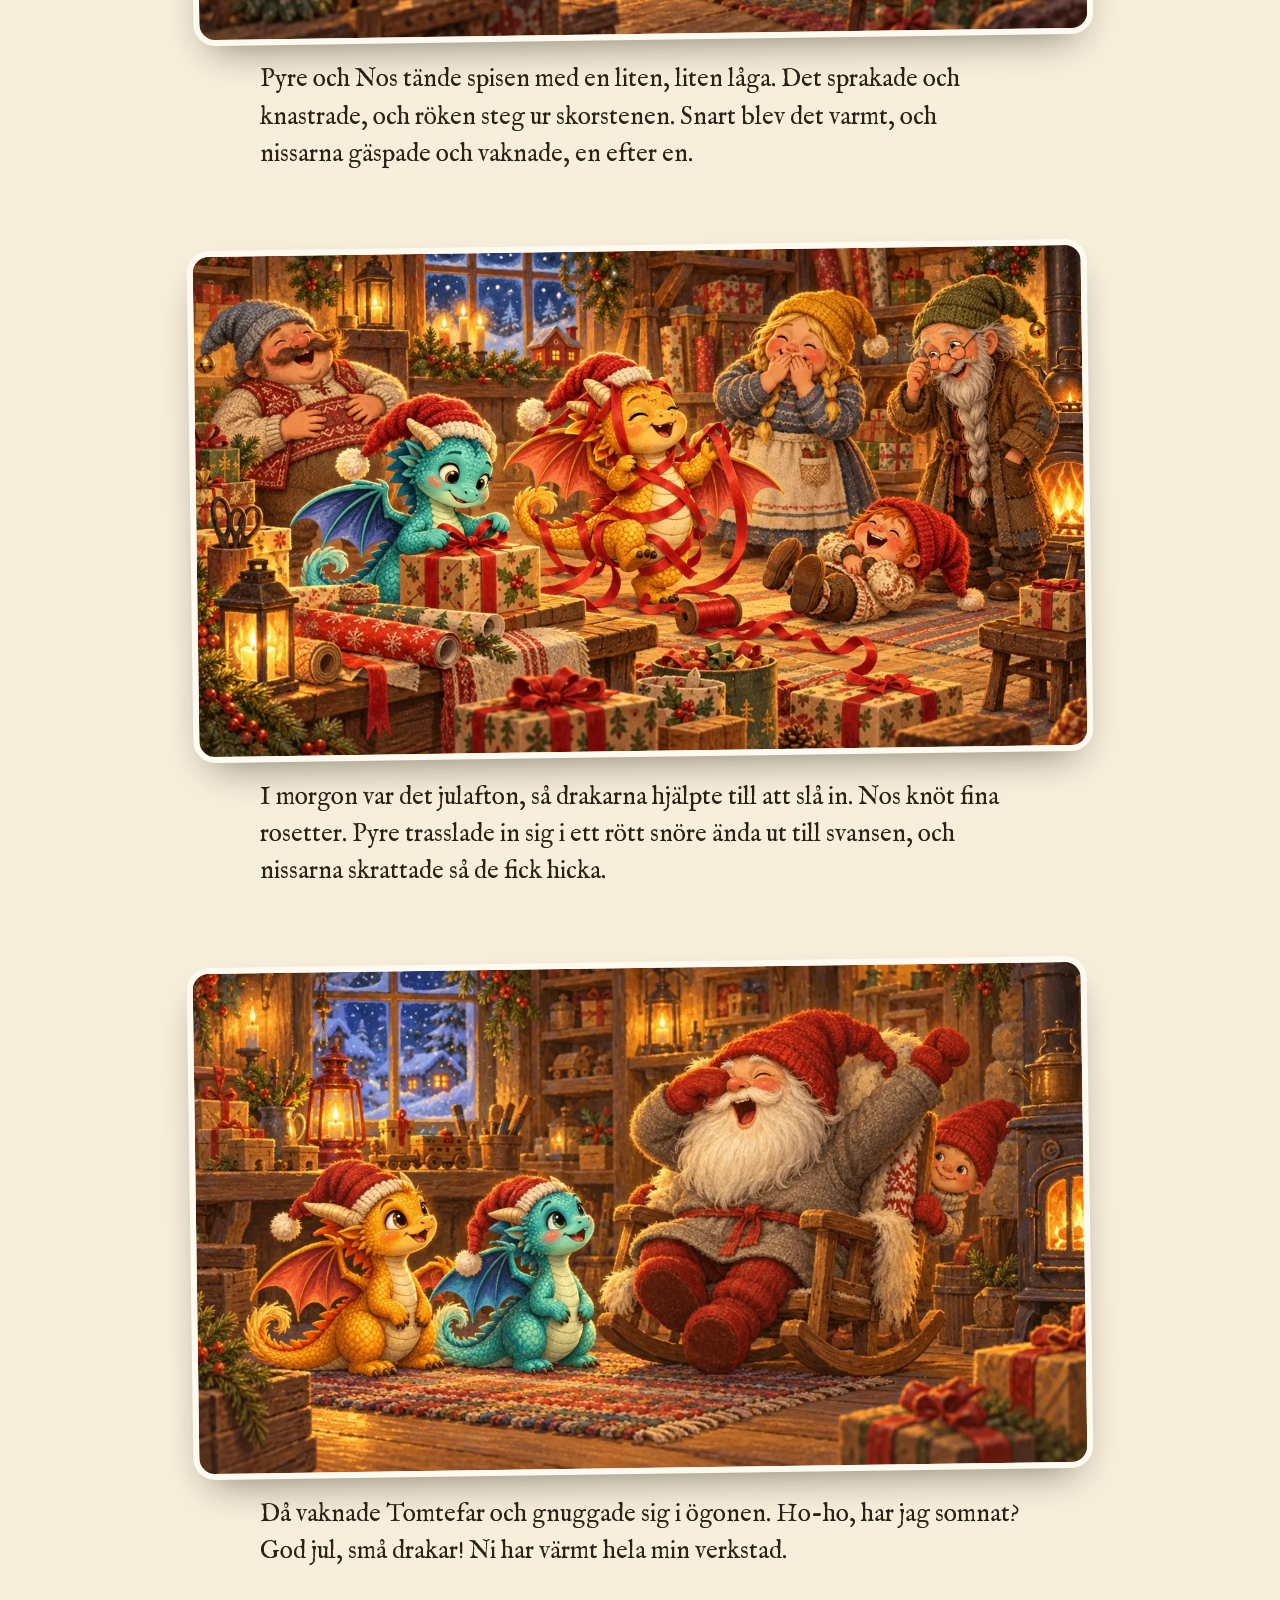
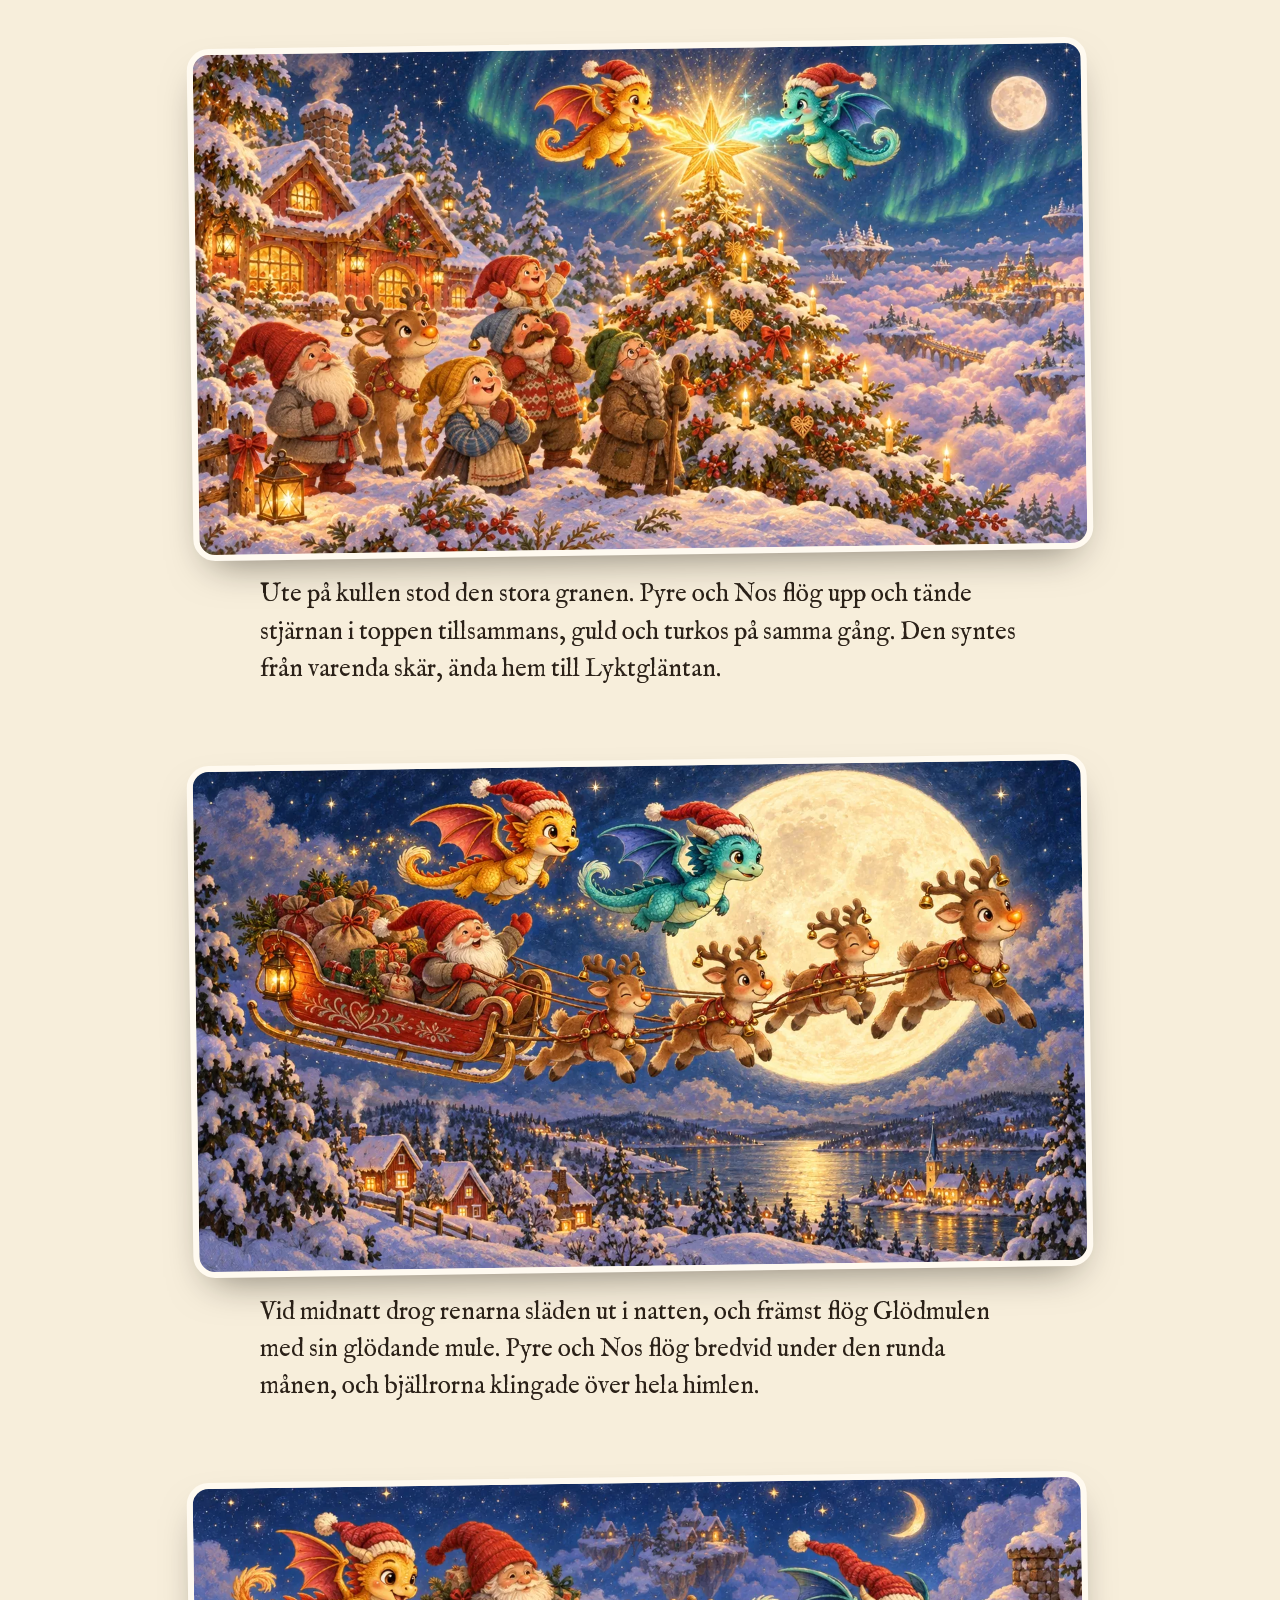
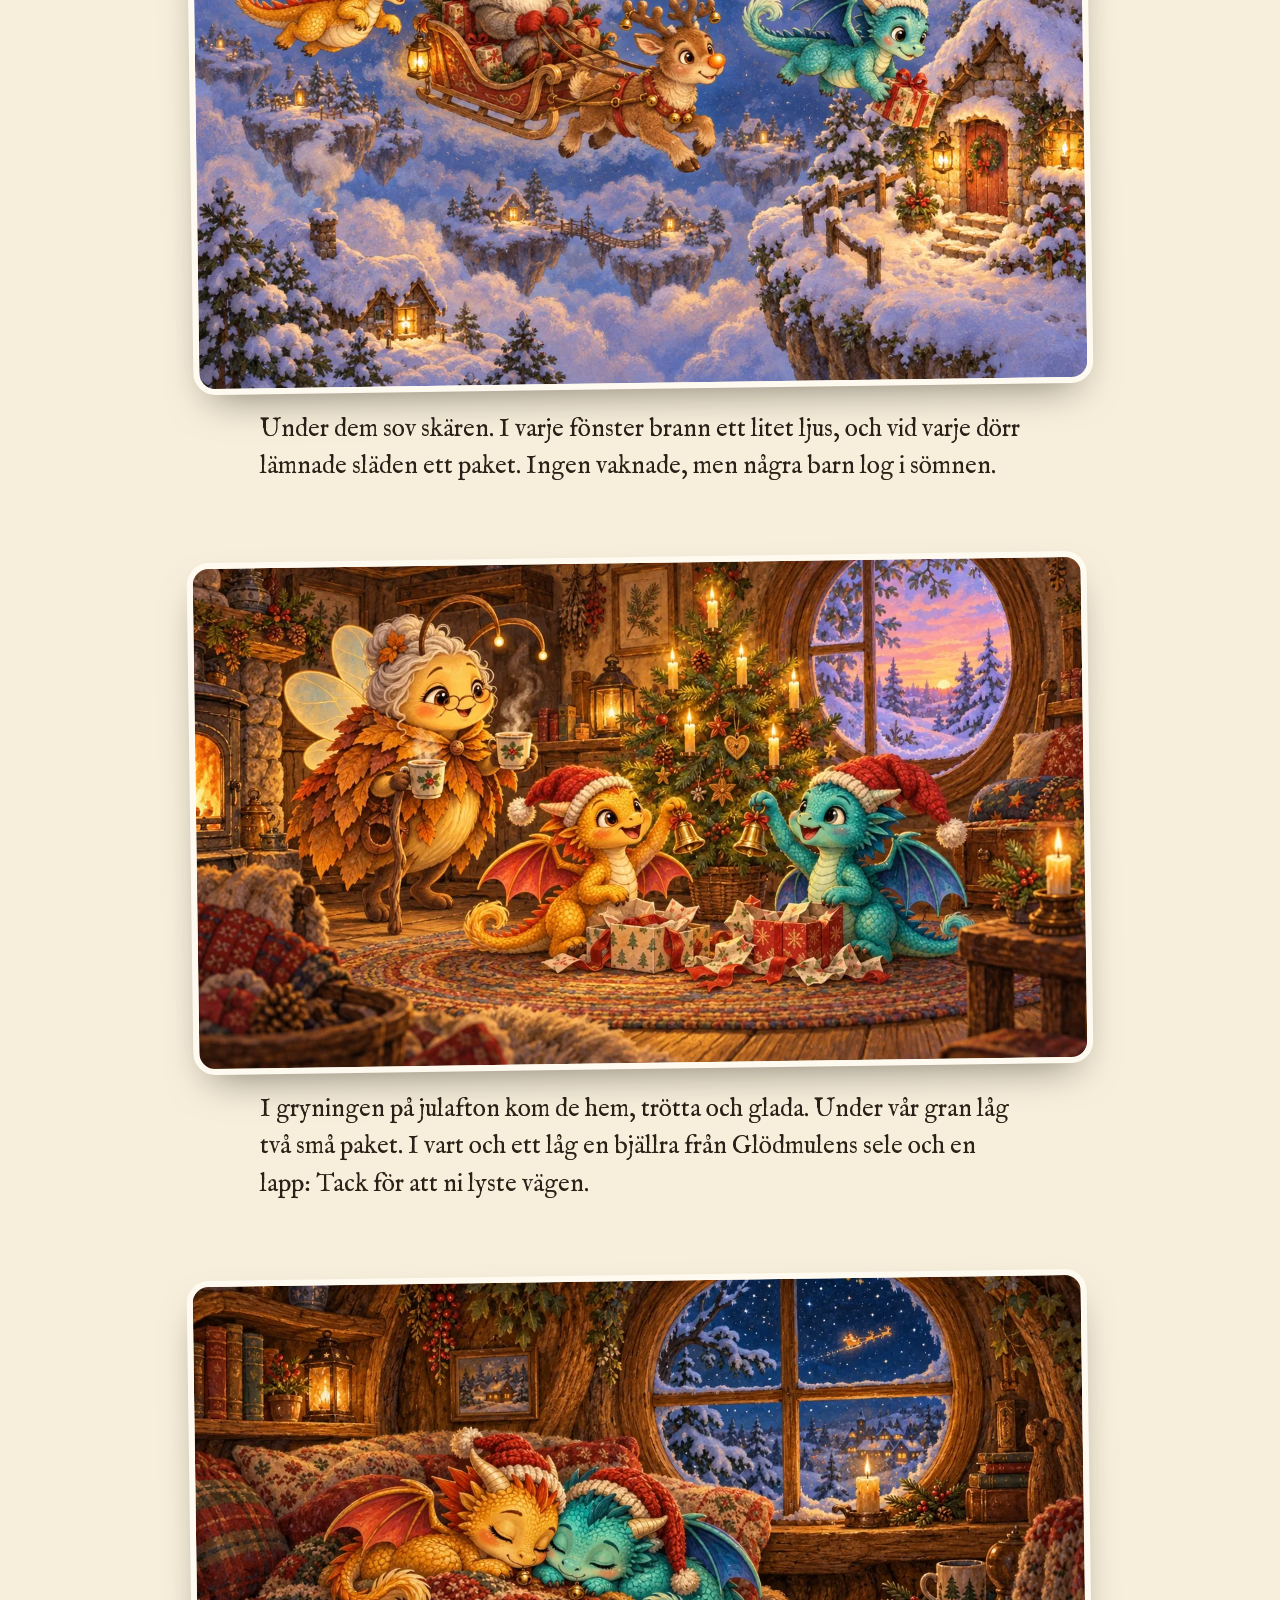
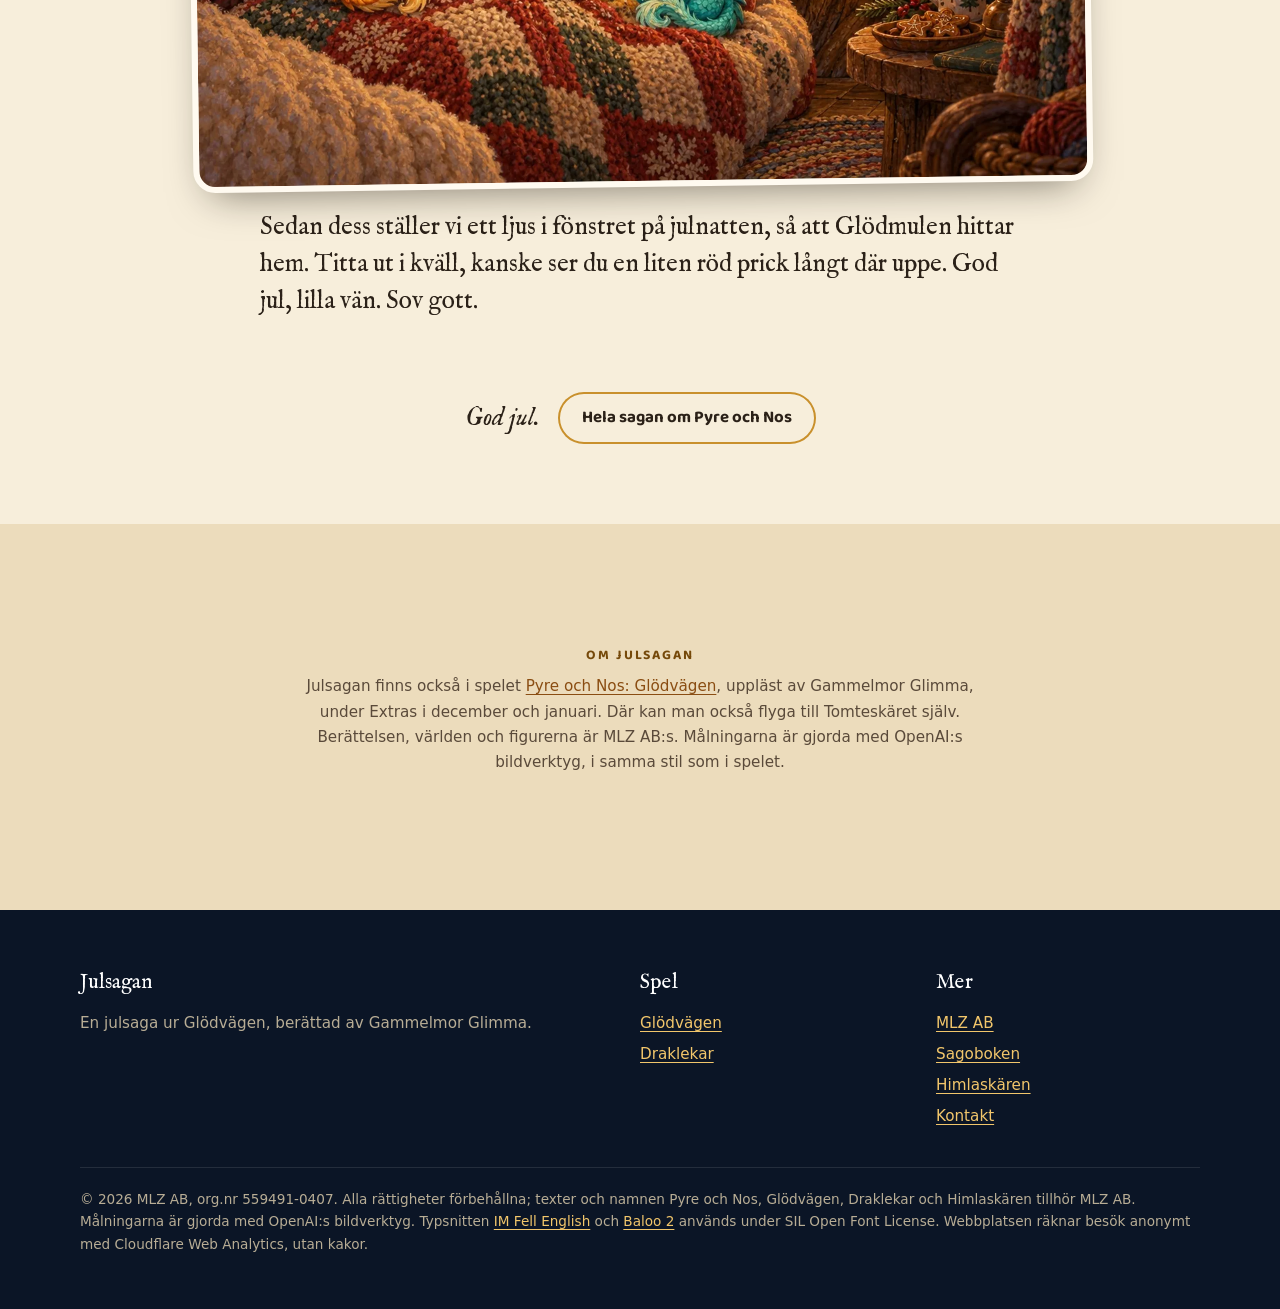
<file: julsagan/index.html>
<!doctype html>
<html lang="sv" class="ingen-js">
<head>
  <meta charset="utf-8">
  <meta name="viewport" content="width=device-width, initial-scale=1">
  <title>Julsagan: Pyre och Nos och julnatten · MLZ AB</title>
  <meta name="description" content="En julsaga ur spelet Pyre och Nos: Glödvägen, berättad av Gammelmor Glimma. Att läsa högt en mörk decemberkväll, med alla målningar.">
  <meta property="og:title" content="Julsagan: Pyre och Nos och julnatten">
  <meta property="og:description" content="En julsaga ur Glödvägen, berättad av Gammelmor Glimma. Att läsa högt en mörk decemberkväll.">
  <meta property="og:type" content="book">
  <link rel="canonical" href="https://mlz-labs.com/julsagan/">
  <meta property="og:url" content="https://mlz-labs.com/julsagan/">
  <meta property="og:image" content="https://mlz-labs.com/bilder/dela/julsagan.jpg">
  <meta property="og:image:width" content="1200">
  <meta property="og:image:height" content="630">
  <meta property="og:locale" content="sv_SE">
  <meta property="og:site_name" content="MLZ AB">
  <meta name="twitter:card" content="summary_large_image">
  <link rel="preload" href="../typsnitt/IMFellEnglish-Regular.woff2" as="font" type="font/woff2" crossorigin>
  <meta name="theme-color" content="#13213a">
  <link rel="icon" type="image/png" href="../bilder/mlz/favicon.png">
  <link rel="stylesheet" href="../stil.css">
  <style>
    .hjalte.bok .inre { text-align: center; }
    .hjalte.bok .ingress { margin-inline: auto; }
    .hjalte.bok .knappar { justify-content: center; }
    .hjalte.bok .overrubrik { display: inline-block; background: rgba(11,21,38,0.62); color: #fff3d6; padding: 0.4em 1em; border-radius: 999px; text-shadow: none; letter-spacing: 0.12em; }
    .glimma-rad { display: grid; grid-template-columns: 200px 1fr; gap: 32px; align-items: center; }
    .glimma-rad img { width: 200px; }
    .glimma-rad blockquote { font-family: var(--rubrik); font-style: italic; font-size: 1.45rem; line-height: 1.5; margin: 0; }
    .innehall-lista { list-style: none; padding: 0; margin: 1.2em auto 0; max-width: 520px; text-align: left; }
    .innehall-lista li { border-bottom: 1px solid rgba(117,73,10,0.2); }
    .innehall-lista a { display: flex; gap: 14px; align-items: baseline; padding: 12px 4px; font-family: var(--rubrik); font-size: 1.35rem; color: var(--black); text-decoration: none; }
    .innehall-lista a:hover { color: var(--glod); }
    .innehall-lista span { font-size: 0.85rem; letter-spacing: 0.08em; text-transform: uppercase; color: var(--guld-mork); min-width: 8.5em; }
    .kapitelkort { position: relative; margin: 0; }
    .kapitelkort img { width: 100%; max-height: 82vh; object-fit: cover; }
    .kapitelrubrik { position: absolute; inset: 0 0 auto 0; padding: clamp(24px, 6vw, 72px) 16px 0; text-align: center; }
    .kapitelrubrik::before { content: ""; position: absolute; inset: -10% 10% -40%; background: radial-gradient(closest-side, rgba(252,244,228,0.88), rgba(252,244,228,0)); z-index: -1; }
    .kapitelrubrik { z-index: 1; isolation: isolate; }
    .kapitelrubrik h2 { font-size: clamp(2.2rem, 6vw, 4rem); margin: 0; }
    .kapitelrubrik .overrubrik { color: var(--guld-mork); margin-bottom: 0.2em; }
    .kapitelrubrik .rad { font-family: var(--rubrik); font-style: italic; font-size: clamp(1rem, 2.2vw, 1.3rem); margin: 0.4em 0 0; }
    .sidor { max-width: 900px; padding-block: clamp(40px, 7vw, 80px); }
    .sagosida { margin: 0 0 clamp(40px, 7vw, 72px); }
    .sagosida figcaption { font-family: var(--rubrik); font-size: clamp(1.2rem, 2.6vw, 1.55rem); line-height: 1.5; margin: 0.9em auto 0; max-width: 760px; text-wrap: pretty; }
    .vidare { display: flex; flex-wrap: wrap; gap: 18px; align-items: center; justify-content: center; margin: 0; }
    .slutord { font-family: var(--rubrik); font-style: italic; font-size: 1.6rem; }
    .om-boken { font-size: 0.95rem; color: var(--black-mjuk); }
    @media (max-width: 640px) {
      .hjalte.bok h1 { font-size: 2.3rem; }
      .hjalte.bok .ingress { font-size: 1rem; }
      .hjalte.bok .bakgrund { object-position: 50% 0; }
      .hjalte.bok .overrubrik { font-size: 0.75rem; }
      .glimma-rad { grid-template-columns: 1fr; text-align: center; }
      .glimma-rad img { width: 150px; margin-inline: auto; }
      .kapitelkort img { aspect-ratio: 4 / 3; }
    }
  </style>
</head>
<body>
<a class="hoppa" href="#innehall">Hoppa till innehållet</a>

<header class="topp">
  <div class="inre">
    <a class="marke" href="../" aria-label="MLZ AB, till startsidan"><img decoding="async" src="../bilder/mlz/luma-liten.webp" alt="" width="96" height="96"> <span>MLZ&nbsp;AB</span></a>
    <nav class="meny" aria-label="Huvudmeny">
      <!-- Fem som på Sagoboken, så menyn ryms på en telefon; Himlaskären står i foten. -->
      <a href="../dragonaventyret/">Glödvägen</a>
      <a href="../draklekar/">Draklekar</a>
      <a href="../sagoboken/">Sagoboken</a>
      <a href="./" aria-current="page">Julsagan</a>
      <a href="../#kontakt">Kontakt</a>
    </nav>
  </div>
</header>

<main id="innehall">
  <section class="hjalte bok">
    <img class="bakgrund" src="../bilder/julsaga/js-00-omslag-1280.webp" srcset="../bilder/julsaga/js-00-omslag-800.webp 800w, ../bilder/julsaga/js-00-omslag-1280.webp 1280w" sizes="100vw" alt="Omslaget: Pyre och Nos i röda tomteluvor flyger genom vinternatten bredvid renen Glödmulen" width="1280" height="720" fetchpriority="high">
    <div class="inre">
      <h1>Pyre och Nos och julnatten</h1>
      <p class="ingress">När julstjärnan i norr slocknar och renen Glödmulen flyger vilse, får Pyre och Nos fira sin första jul hos Tomtefar. En saga att läsa högt en mörk decemberkväll.</p>
      <div class="knappar"><a class="knapp" href="blad/">Bläddra i boken</a><a class="knapp ihalig" href="#sagan">Läs på sidan</a></div>
    </div>
  </section>

  <section class="del morkpergament">
    <div class="inre smal glimma-rad">
      <img class="syns" decoding="async" src="../bilder/saga/glimma-portratt.webp" alt="Gammelmor Glimma, en gammal lysfluga med lövkappa och käpp" width="520" height="520">
      <blockquote class="syns">Kom och krup ner under filten, lilla vän. Ute är det mörkt och snön faller tyst. Det är den bästa tiden för sagor. I kväll ska jag berätta om Pyre och Nos första jul.</blockquote>
    </div>
  </section>

  <section class="kapitel" id="sagan">
    <div class="inre sidor">
    <figure class="sagosida">
      <div class="ram"><img decoding="async" src="../bilder/julsaga/js-01-forsta-snon-1280.webp" srcset="../bilder/julsaga/js-01-forsta-snon-800.webp 800w, ../bilder/julsaga/js-01-forsta-snon-1280.webp 1280w" sizes="(max-width: 900px) 100vw, 900px" alt="Målning till julsagan: En morgon i december var hela Lyktgläntan vit" width="1280" height="720" loading="lazy"></div>
      <figcaption>En morgon i december var hela Lyktgläntan vit. Pyre och Nos hade aldrig sett snö förut. De fångade flingor på tungan, och varje flinga sa fsss och smälte, för drakar är varma inuti.</figcaption>
    </figure>
    <figure class="sagosida">
      <div class="ram"><img decoding="async" src="../bilder/julsaga/js-02-pepparkakor-1280.webp" srcset="../bilder/julsaga/js-02-pepparkakor-800.webp 800w, ../bilder/julsaga/js-02-pepparkakor-1280.webp 1280w" sizes="(max-width: 900px) 100vw, 900px" alt="Målning till julsagan: I mitt kök luktade det pepparkakor" width="1280" height="720" loading="lazy"></div>
      <figcaption>I mitt kök luktade det pepparkakor. Jag berättade om julen, när natten är som längst och alla tänder ljus så att mörkret blir mjukt. Pyre åt tre pepparkakor. Nos åt fyra, men bara små.</figcaption>
    </figure>
    <figure class="sagosida">
      <div class="ram"><img decoding="async" src="../bilder/julsaga/js-03-tomtefar-1280.webp" srcset="../bilder/julsaga/js-03-tomtefar-800.webp 800w, ../bilder/julsaga/js-03-tomtefar-1280.webp 1280w" sizes="(max-width: 900px) 100vw, 900px" alt="Målning till julsagan: Långt i norr, på Tomteskäret, bor Tomtefar och nissarna" width="1280" height="720" loading="lazy"></div>
      <figcaption>Långt i norr, på Tomteskäret, bor Tomtefar och nissarna. De gör en julklapp till varje barn i skären. På julnatten flyger hans släde över himlen, och främst flyger renen Glödmulen.</figcaption>
    </figure>
    <figure class="sagosida">
      <div class="ram"><img decoding="async" src="../bilder/julsaga/js-04-tomteluvorna-1280.webp" srcset="../bilder/julsaga/js-04-tomteluvorna-800.webp 800w, ../bilder/julsaga/js-04-tomteluvorna-1280.webp 1280w" sizes="(max-width: 900px) 100vw, 900px" alt="Målning till julsagan: Sedan stickade jag två röda tomteluvor, en till var" width="1280" height="720" loading="lazy"></div>
      <figcaption>Sedan stickade jag två röda tomteluvor, en till var. Pyres blev lite för stor och Nos blev lite för lång. Men de var precis lagom.</figcaption>
    </figure>
    <figure class="sagosida">
      <div class="ram"><img decoding="async" src="../bilder/julsaga/js-05-vantar-1280.webp" srcset="../bilder/julsaga/js-05-vantar-800.webp 800w, ../bilder/julsaga/js-05-vantar-1280.webp 1280w" sizes="(max-width: 900px) 100vw, 900px" alt="Målning till julsagan: På kvällen satt de i fönstret och tittade mot norr" width="1280" height="720" loading="lazy"></div>
      <figcaption>På kvällen satt de i fönstret och tittade mot norr. De väntade och väntade, men inga bjällror hördes. Och stjärnan i norr, som brukar lysa klarast av alla i december, syntes inte alls.</figcaption>
    </figure>
    <figure class="sagosida">
      <div class="ram"><img decoding="async" src="../bilder/julsaga/js-06-glodmulen-1280.webp" srcset="../bilder/julsaga/js-06-glodmulen-800.webp 800w, ../bilder/julsaga/js-06-glodmulen-1280.webp 1280w" sizes="(max-width: 900px) 100vw, 900px" alt="Målning till julsagan: Då landade någon i snön mitt i gläntan" width="1280" height="720" loading="lazy"></div>
      <figcaption>Då landade någon i snön mitt i gläntan. En liten rund ren, alldeles frusen, och mulen lyste nästan inte alls. Det var Glödmulen. Han hade flugit vilse i mörkret.</figcaption>
    </figure>
    <figure class="sagosida">
      <div class="ram"><img decoding="async" src="../bilder/julsaga/js-07-varm-mule-1280.webp" srcset="../bilder/julsaga/js-07-varm-mule-800.webp 800w, ../bilder/julsaga/js-07-varm-mule-1280.webp 1280w" sizes="(max-width: 900px) 100vw, 900px" alt="Målning till julsagan: Pyre och Nos gick fram, så försiktigt de kunde, och blåste varmt på hans mule" width="1280" height="720" loading="lazy"></div>
      <figcaption>Pyre och Nos gick fram, så försiktigt de kunde, och blåste varmt på hans mule. Och sakta, sakta började den glöda igen, röd och varm som ett kol i brasan.</figcaption>
    </figure>
    <figure class="sagosida">
      <div class="ram"><img decoding="async" src="../bilder/julsaga/js-08-farval-1280.webp" srcset="../bilder/julsaga/js-08-farval-800.webp 800w, ../bilder/julsaga/js-08-farval-1280.webp 1280w" sizes="(max-width: 900px) 100vw, 900px" alt="Målning till julsagan: Glödmulen tittade mot norr och stampade med hoven" width="1280" height="720" loading="lazy"></div>
      <figcaption>Glödmulen tittade mot norr och stampade med hoven. Han ville hem. Jag packade en korg med pepparkakor, och Lysa satte sig mellan hans horn med sin lykta. Flyg försiktigt nu, sa jag.</figcaption>
    </figure>
    <figure class="sagosida">
      <div class="ram"><img decoding="async" src="../bilder/julsaga/js-09-norrskenet-1280.webp" srcset="../bilder/julsaga/js-09-norrskenet-800.webp 800w, ../bilder/julsaga/js-09-norrskenet-1280.webp 1280w" sizes="(max-width: 900px) 100vw, 900px" alt="Målning till julsagan: De flög över Frostkanten, där isen glittrar, och norrskenet vajade över dem som gröna band" width="1280" height="720" loading="lazy"></div>
      <figcaption>De flög över Frostkanten, där isen glittrar, och norrskenet vajade över dem som gröna band. Glödmulens mule lyste vägen, och drakarna flög tätt intill så att ingen frös.</figcaption>
    </figure>
    <figure class="sagosida">
      <div class="ram"><img decoding="async" src="../bilder/julsaga/js-10-morkt-1280.webp" srcset="../bilder/julsaga/js-10-morkt-800.webp 800w, ../bilder/julsaga/js-10-morkt-1280.webp 1280w" sizes="(max-width: 900px) 100vw, 900px" alt="Målning till julsagan: På Tomteskäret var allt mörkt och tyst" width="1280" height="720" loading="lazy"></div>
      <figcaption>På Tomteskäret var allt mörkt och tyst. Verkstaden stod under snön utan ett enda ljus i fönstren. Det hade blivit så kallt att alla hade somnat.</figcaption>
    </figure>
    <figure class="sagosida">
      <div class="ram"><img decoding="async" src="../bilder/julsaga/js-11-alla-sover-1280.webp" srcset="../bilder/julsaga/js-11-alla-sover-800.webp 800w, ../bilder/julsaga/js-11-alla-sover-1280.webp 1280w" sizes="(max-width: 900px) 100vw, 900px" alt="Målning till julsagan: Därinne sov nissarna i korgar med garn, och paketen låg halvt inslagna överallt" width="1280" height="720" loading="lazy"></div>
      <figcaption>Därinne sov nissarna i korgar med garn, och paketen låg halvt inslagna överallt. Tomtefar sov i gungstolen vid spisen, och spisen var alldeles kall.</figcaption>
    </figure>
    <figure class="sagosida">
      <div class="ram"><img decoding="async" src="../bilder/julsaga/js-12-spisen-1280.webp" srcset="../bilder/julsaga/js-12-spisen-800.webp 800w, ../bilder/julsaga/js-12-spisen-1280.webp 1280w" sizes="(max-width: 900px) 100vw, 900px" alt="Målning till julsagan: Pyre och Nos tände spisen med en liten, liten låga" width="1280" height="720" loading="lazy"></div>
      <figcaption>Pyre och Nos tände spisen med en liten, liten låga. Det sprakade och knastrade, och röken steg ur skorstenen. Snart blev det varmt, och nissarna gäspade och vaknade, en efter en.</figcaption>
    </figure>
    <figure class="sagosida">
      <div class="ram"><img decoding="async" src="../bilder/julsaga/js-13-paketen-1280.webp" srcset="../bilder/julsaga/js-13-paketen-800.webp 800w, ../bilder/julsaga/js-13-paketen-1280.webp 1280w" sizes="(max-width: 900px) 100vw, 900px" alt="Målning till julsagan: I morgon var det julafton, så drakarna hjälpte till att slå in" width="1280" height="720" loading="lazy"></div>
      <figcaption>I morgon var det julafton, så drakarna hjälpte till att slå in. Nos knöt fina rosetter. Pyre trasslade in sig i ett rött snöre ända ut till svansen, och nissarna skrattade så de fick hicka.</figcaption>
    </figure>
    <figure class="sagosida">
      <div class="ram"><img decoding="async" src="../bilder/julsaga/js-14-tomtefar-vaknar-1280.webp" srcset="../bilder/julsaga/js-14-tomtefar-vaknar-800.webp 800w, ../bilder/julsaga/js-14-tomtefar-vaknar-1280.webp 1280w" sizes="(max-width: 900px) 100vw, 900px" alt="Målning till julsagan: Då vaknade Tomtefar och gnuggade sig i ögonen" width="1280" height="720" loading="lazy"></div>
      <figcaption>Då vaknade Tomtefar och gnuggade sig i ögonen. Ho-ho, har jag somnat? God jul, små drakar! Ni har värmt hela min verkstad.</figcaption>
    </figure>
    <figure class="sagosida">
      <div class="ram"><img decoding="async" src="../bilder/julsaga/js-15-stjarnan-1280.webp" srcset="../bilder/julsaga/js-15-stjarnan-800.webp 800w, ../bilder/julsaga/js-15-stjarnan-1280.webp 1280w" sizes="(max-width: 900px) 100vw, 900px" alt="Målning till julsagan: Ute på kullen stod den stora granen" width="1280" height="720" loading="lazy"></div>
      <figcaption>Ute på kullen stod den stora granen. Pyre och Nos flög upp och tände stjärnan i toppen tillsammans, guld och turkos på samma gång. Den syntes från varenda skär, ända hem till Lyktgläntan.</figcaption>
    </figure>
    <figure class="sagosida">
      <div class="ram"><img decoding="async" src="../bilder/julsaga/js-16-midnatt-1280.webp" srcset="../bilder/julsaga/js-16-midnatt-800.webp 800w, ../bilder/julsaga/js-16-midnatt-1280.webp 1280w" sizes="(max-width: 900px) 100vw, 900px" alt="Målning till julsagan: Vid midnatt drog renarna släden ut i natten, och främst flög Glödmulen med sin glödande mule" width="1280" height="720" loading="lazy"></div>
      <figcaption>Vid midnatt drog renarna släden ut i natten, och främst flög Glödmulen med sin glödande mule. Pyre och Nos flög bredvid under den runda månen, och bjällrorna klingade över hela himlen.</figcaption>
    </figure>
    <figure class="sagosida">
      <div class="ram"><img decoding="async" src="../bilder/julsaga/js-17-over-skaren-1280.webp" srcset="../bilder/julsaga/js-17-over-skaren-800.webp 800w, ../bilder/julsaga/js-17-over-skaren-1280.webp 1280w" sizes="(max-width: 900px) 100vw, 900px" alt="Målning till julsagan: Under dem sov skären" width="1280" height="720" loading="lazy"></div>
      <figcaption>Under dem sov skären. I varje fönster brann ett litet ljus, och vid varje dörr lämnade släden ett paket. Ingen vaknade, men några barn log i sömnen.</figcaption>
    </figure>
    <figure class="sagosida">
      <div class="ram"><img decoding="async" src="../bilder/julsaga/js-18-julafton-1280.webp" srcset="../bilder/julsaga/js-18-julafton-800.webp 800w, ../bilder/julsaga/js-18-julafton-1280.webp 1280w" sizes="(max-width: 900px) 100vw, 900px" alt="Målning till julsagan: I gryningen på julafton kom de hem, trötta och glada" width="1280" height="720" loading="lazy"></div>
      <figcaption>I gryningen på julafton kom de hem, trötta och glada. Under vår gran låg två små paket. I vart och ett låg en bjällra från Glödmulens sele och en lapp: Tack för att ni lyste vägen.</figcaption>
    </figure>
    <figure class="sagosida">
      <div class="ram"><img decoding="async" src="../bilder/julsaga/js-19-ljus-i-fonstret-1280.webp" srcset="../bilder/julsaga/js-19-ljus-i-fonstret-800.webp 800w, ../bilder/julsaga/js-19-ljus-i-fonstret-1280.webp 1280w" sizes="(max-width: 900px) 100vw, 900px" alt="Målning till julsagan: Sedan dess ställer vi ett ljus i fönstret på julnatten, så att Glödmulen hittar hem" width="1280" height="720" loading="lazy"></div>
      <figcaption>Sedan dess ställer vi ett ljus i fönstret på julnatten, så att Glödmulen hittar hem. Titta ut i kväll, kanske ser du en liten röd prick långt där uppe. God jul, lilla vän. Sov gott.</figcaption>
    </figure>
      <p class="vidare"><span class="slutord">God jul.</span> <a class="knapp kant" href="../sagoboken/">Hela sagan om Pyre och Nos</a></p>
    </div>
  </section>

  <section class="del morkpergament">
    <div class="inre smal mitt om-boken">
      <p class="overrubrik">Om julsagan</p>
      <p>Julsagan finns också i spelet <a href="../dragonaventyret/">Pyre och Nos: Glödvägen</a>, uppläst av Gammelmor Glimma, under Extras i december och januari. Där kan man också flyga till Tomteskäret själv. Berättelsen, världen och figurerna är MLZ AB:s. Målningarna är gjorda med OpenAI:s bildverktyg, i samma stil som i spelet.</p>
    </div>
  </section>
</main>

<footer class="fot">
  <div class="inre">
    <div>
      <p class="fot-rubrik">Julsagan</p>
      <p>En julsaga ur Glödvägen, berättad av Gammelmor Glimma.</p>
    </div>
    <div>
      <p class="fot-rubrik">Spel</p>
      <ul>
        <li><a href="../dragonaventyret/">Glödvägen</a></li>
        <li><a href="../draklekar/">Draklekar</a></li>
      </ul>
    </div>
    <div>
      <p class="fot-rubrik">Mer</p>
      <ul>
        <li><a href="../">MLZ AB</a></li>
        <li><a href="../sagoboken/">Sagoboken</a></li>
        <li><a href="../himlaskaren/">Himlaskären</a></li>
        <li><a href="mailto:contact@mlz-labs.com">Kontakt</a></li>
      </ul>
    </div>
    <p class="liten">© 2026 MLZ AB, org.nr 559491-0407. Alla rättigheter förbehållna; texter och namnen Pyre och Nos, Glödvägen, Draklekar och Himlaskären tillhör MLZ AB. Målningarna är gjorda med OpenAI:s bildverktyg. Typsnitten <a href="/typsnitt/OFL-IMFellEnglish.txt">IM Fell English</a> och <a href="/typsnitt/OFL.txt">Baloo 2</a> används under SIL Open Font License. Webbplatsen räknar besök anonymt med Cloudflare Web Analytics, utan kakor.</p>
  </div>
</footer>

<script src="../syns.js"></script>
<!-- Cloudflare Web Analytics: räknar besök anonymt, utan kakor -->
<script type="module" src="https://static.cloudflareinsights.com/beacon.min.js" data-cf-beacon='{"token": "9c8eac4a6fa944ed99d2a3144f2672da"}'></script>
</body>
</html>
</file>
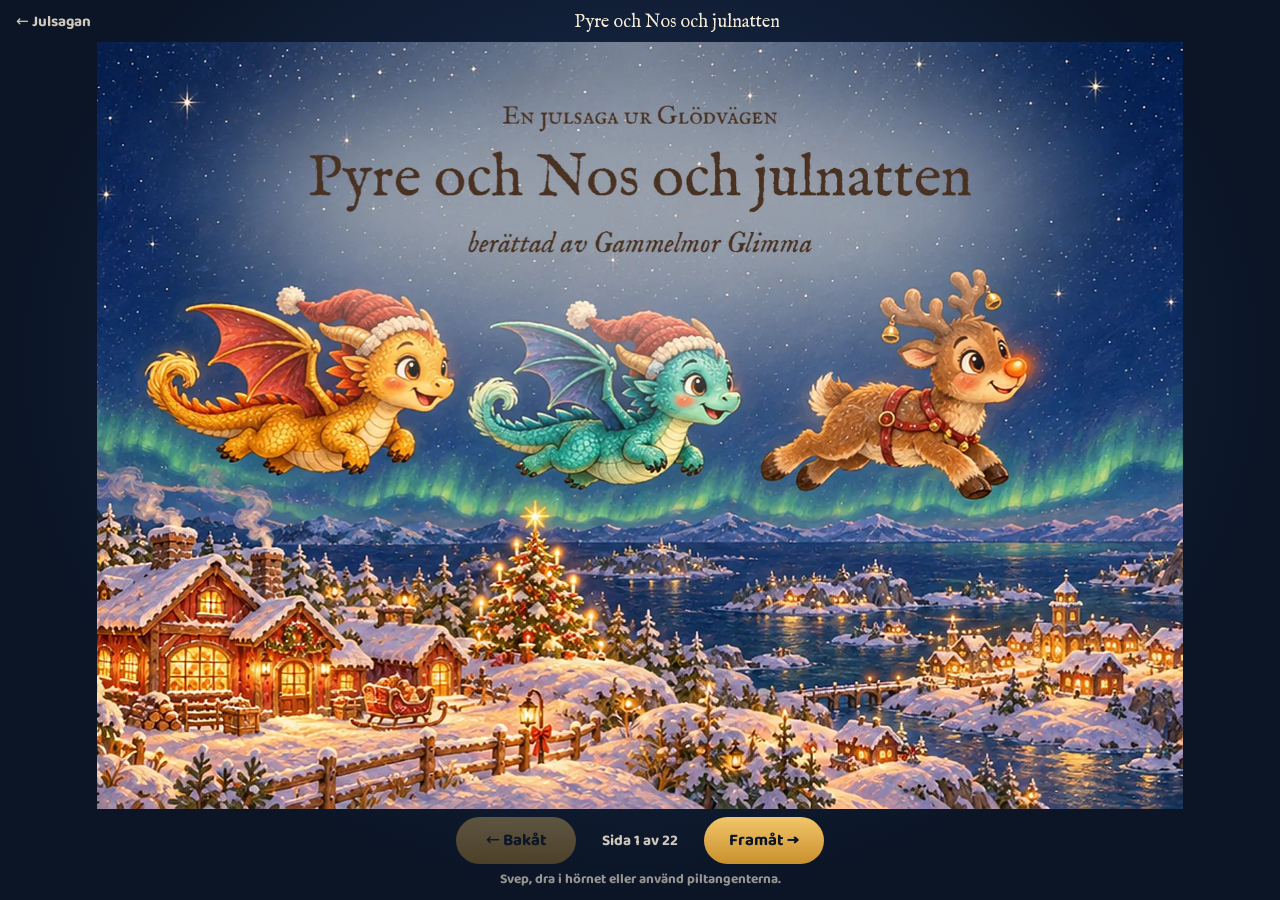
<file: julsagan/blad/index.html>
<!doctype html>
<html lang="sv">
<head>
  <meta charset="utf-8">
  <meta name="viewport" content="width=device-width, initial-scale=1, viewport-fit=cover">
  <title>Bläddra i julsagan · Pyre och Nos och julnatten · MLZ AB</title>
  <meta name="description" content="Bläddra i julsagan Pyre och Nos och julnatten, en julsaga ur glödvägen berättad av Gammelmor Glimma.">
  <link rel="canonical" href="https://mlz-labs.com/julsagan/blad/">
  <meta property="og:title" content="Bläddra i julsagan: Pyre och Nos och julnatten">
  <meta property="og:image" content="https://mlz-labs.com/bilder/dela/julsagan.jpg">
  <meta property="og:url" content="https://mlz-labs.com/julsagan/blad/">
  <meta name="theme-color" content="#0b1526">
  <link rel="icon" type="image/png" href="../../bilder/mlz/favicon.png">
  <link rel="preload" href="../../typsnitt/Baloo2-Bold.woff2" as="font" type="font/woff2" crossorigin>
  <style>
    @font-face { font-family: "Baloo 2"; src: url("../../typsnitt/Baloo2-Bold.woff2") format("woff2"); font-weight: 700; font-display: swap; }
    @font-face { font-family: "IM Fell English"; src: url("../../typsnitt/IMFellEnglish-Regular.woff2") format("woff2"); font-display: swap; }
    :root { --natt: #0b1526; --guld: #f2c66b; --text: #f4ead6; }
    * { box-sizing: border-box; }
    html, body { margin: 0; height: 100%; background: radial-gradient(ellipse at 50% 40%, #1d3157 0%, var(--natt) 70%); color: var(--text); font-family: "Baloo 2", system-ui, sans-serif; overflow: hidden; }
    .rum { height: 100dvh; display: grid; grid-template-rows: auto 1fr auto; padding: max(10px, env(safe-area-inset-top)) 16px max(10px, env(safe-area-inset-bottom)); }
    .topp { display: flex; align-items: center; justify-content: space-between; gap: 12px; }
    .topp a { color: var(--text); text-decoration: none; font-size: 0.95rem; opacity: 0.85; }
    .topp a:hover { opacity: 1; color: var(--guld); }
    .titel { font-family: "IM Fell English", Georgia, serif; font-size: 1.15rem; text-align: center; flex: 1; white-space: nowrap; overflow: hidden; text-overflow: ellipsis; }
    select { font: inherit; font-size: 0.95rem; color: var(--text); background: rgba(255,255,255,0.1); border: 1px solid rgba(242,198,107,0.4); border-radius: 999px; padding: 6px 12px; max-width: 46vw; }
    select option { color: #2b2118; }
    .scen { min-height: 0; overflow: hidden; padding: 8px 0; }
    #bok { width: 100%; height: 100%; }
    .blad { background: #f7efde; }
    .blad img { width: 100%; height: 100%; object-fit: cover; display: block; }
    .fot { display: flex; align-items: center; justify-content: center; gap: 18px; }
    .knapp { font: inherit; font-size: 1.05rem; border: 0; border-radius: 999px; padding: 10px 22px; background: linear-gradient(180deg, #f2c66b, #c9902c); color: #0b1526; cursor: pointer; min-width: 120px; }
    .knapp:disabled { opacity: 0.35; cursor: default; }
    .knapp:focus-visible, select:focus-visible, .topp a:focus-visible { outline: 3px solid #fff; outline-offset: 3px; }
    #sida { min-width: 6em; text-align: center; font-size: 0.95rem; opacity: 0.85; }
    .tips { text-align: center; font-size: 0.85rem; opacity: 0.6; margin: 4px 0 0; }
    @media (max-width: 560px) { .titel { display: none; } .knapp { min-width: 0; padding: 10px 18px; } }
  </style>
</head>
<body>
<div class="rum">
  <header class="topp">
    <a href="../">← Julsagan</a>
    <div class="titel">Pyre och Nos och julnatten</div>
    <label><span hidden>Gå till kapitel</span>
      <select id="kapitel" aria-label="Gå till sidan" hidden>
        <option value="0">Början</option>
      </select>
    </label>
  </header>
  <main class="scen">
    <div id="bok">
      <div class="blad"><img src="../../bilder/julsaga/blad/01.webp" alt="Omslag: Pyre och Nos och julnatten. En julsaga ur Glödvägen, berättad av Gammelmor Glimma." width="1600" height="1131"></div>
      <div class="blad"><img src="../../bilder/julsaga/blad/02.webp" alt="Glimma: Kom och krup ner under filten, lilla vän. Ute är det mörkt och snön faller tyst. Det är den bästa tiden för sagor. I kväll ska jag berätta om Pyre och Nos första jul." width="1600" height="1131"></div>
      <div class="blad"><img src="../../bilder/julsaga/blad/03.webp" alt="En morgon i december var hela Lyktgläntan vit. Pyre och Nos hade aldrig sett snö förut. De fångade flingor på tungan, och varje flinga sa fsss och smälte, för drakar är varma inuti." width="1600" height="1131"></div>
      <div class="blad"><img src="../../bilder/julsaga/blad/04.webp" alt="I mitt kök luktade det pepparkakor. Jag berättade om julen, när natten är som längst och alla tänder ljus så att mörkret blir mjukt. Pyre åt tre pepparkakor. Nos åt fyra, men bara små." width="1600" height="1131" loading="lazy"></div>
      <div class="blad"><img src="../../bilder/julsaga/blad/05.webp" alt="Långt i norr, på Tomteskäret, bor Tomtefar och nissarna. De gör en julklapp till varje barn i skären. På julnatten flyger hans släde över himlen, och främst flyger renen Glödmulen." width="1600" height="1131" loading="lazy"></div>
      <div class="blad"><img src="../../bilder/julsaga/blad/06.webp" alt="Sedan stickade jag två röda tomteluvor, en till var. Pyres blev lite för stor och Nos blev lite för lång. Men de var precis lagom." width="1600" height="1131" loading="lazy"></div>
      <div class="blad"><img src="../../bilder/julsaga/blad/07.webp" alt="På kvällen satt de i fönstret och tittade mot norr. De väntade och väntade, men inga bjällror hördes. Och stjärnan i norr, som brukar lysa klarast av alla i december, syntes inte alls." width="1600" height="1131" loading="lazy"></div>
      <div class="blad"><img src="../../bilder/julsaga/blad/08.webp" alt="Då landade någon i snön mitt i gläntan. En liten rund ren, alldeles frusen, och mulen lyste nästan inte alls. Det var Glödmulen. Han hade flugit vilse i mörkret." width="1600" height="1131" loading="lazy"></div>
      <div class="blad"><img src="../../bilder/julsaga/blad/09.webp" alt="Pyre och Nos gick fram, så försiktigt de kunde, och blåste varmt på hans mule. Och sakta, sakta började den glöda igen, röd och varm som ett kol i brasan." width="1600" height="1131" loading="lazy"></div>
      <div class="blad"><img src="../../bilder/julsaga/blad/10.webp" alt="Glödmulen tittade mot norr och stampade med hoven. Han ville hem. Jag packade en korg med pepparkakor, och Lysa satte sig mellan hans horn med sin lykta. Flyg försiktigt nu, sa jag." width="1600" height="1131" loading="lazy"></div>
      <div class="blad"><img src="../../bilder/julsaga/blad/11.webp" alt="De flög över Frostkanten, där isen glittrar, och norrskenet vajade över dem som gröna band. Glödmulens mule lyste vägen, och drakarna flög tätt intill så att ingen frös." width="1600" height="1131" loading="lazy"></div>
      <div class="blad"><img src="../../bilder/julsaga/blad/12.webp" alt="På Tomteskäret var allt mörkt och tyst. Verkstaden stod under snön utan ett enda ljus i fönstren. Det hade blivit så kallt att alla hade somnat." width="1600" height="1131" loading="lazy"></div>
      <div class="blad"><img src="../../bilder/julsaga/blad/13.webp" alt="Därinne sov nissarna i korgar med garn, och paketen låg halvt inslagna överallt. Tomtefar sov i gungstolen vid spisen, och spisen var alldeles kall." width="1600" height="1131" loading="lazy"></div>
      <div class="blad"><img src="../../bilder/julsaga/blad/14.webp" alt="Pyre och Nos tände spisen med en liten, liten låga. Det sprakade och knastrade, och röken steg ur skorstenen. Snart blev det varmt, och nissarna gäspade och vaknade, en efter en." width="1600" height="1131" loading="lazy"></div>
      <div class="blad"><img src="../../bilder/julsaga/blad/15.webp" alt="I morgon var det julafton, så drakarna hjälpte till att slå in. Nos knöt fina rosetter. Pyre trasslade in sig i ett rött snöre ända ut till svansen, och nissarna skrattade så de fick hicka." width="1600" height="1131" loading="lazy"></div>
      <div class="blad"><img src="../../bilder/julsaga/blad/16.webp" alt="Då vaknade Tomtefar och gnuggade sig i ögonen. Ho-ho, har jag somnat? God jul, små drakar! Ni har värmt hela min verkstad." width="1600" height="1131" loading="lazy"></div>
      <div class="blad"><img src="../../bilder/julsaga/blad/17.webp" alt="Ute på kullen stod den stora granen. Pyre och Nos flög upp och tände stjärnan i toppen tillsammans, guld och turkos på samma gång. Den syntes från varenda skär, ända hem till Lyktgläntan." width="1600" height="1131" loading="lazy"></div>
      <div class="blad"><img src="../../bilder/julsaga/blad/18.webp" alt="Vid midnatt drog renarna släden ut i natten, och främst flög Glödmulen med sin glödande mule. Pyre och Nos flög bredvid under den runda månen, och bjällrorna klingade över hela himlen." width="1600" height="1131" loading="lazy"></div>
      <div class="blad"><img src="../../bilder/julsaga/blad/19.webp" alt="Under dem sov skären. I varje fönster brann ett litet ljus, och vid varje dörr lämnade släden ett paket. Ingen vaknade, men några barn log i sömnen." width="1600" height="1131" loading="lazy"></div>
      <div class="blad"><img src="../../bilder/julsaga/blad/20.webp" alt="I gryningen på julafton kom de hem, trötta och glada. Under vår gran låg två små paket. I vart och ett låg en bjällra från Glödmulens sele och en lapp: Tack för att ni lyste vägen." width="1600" height="1131" loading="lazy"></div>
      <div class="blad"><img src="../../bilder/julsaga/blad/21.webp" alt="Sedan dess ställer vi ett ljus i fönstret på julnatten, så att Glödmulen hittar hem. Titta ut i kväll, kanske ser du en liten röd prick långt där uppe. God jul, lilla vän. Sov gott." width="1600" height="1131" loading="lazy"></div>
      <div class="blad"><img src="../../bilder/julsaga/blad/22.webp" alt="Om boken: Pyre och Nos och julnatten. En julsaga ur spelet Pyre och Nos: Glödvägen, berättad av Gammelmor Glimma. Berättelsen, världen och figurerna är MLZ AB:s, Knivsta. Målningarna är gjorda med OpenAI:s bildverktyg." width="1600" height="1131" loading="lazy"></div>
    </div>
  </main>
  <div>
    <nav class="fot" aria-label="Bläddra">
      <button class="knapp" id="bak" aria-label="Föregående sida">← Bakåt</button>
      <span id="sida" aria-live="polite"></span>
      <button class="knapp" id="fram" aria-label="Nästa sida">Framåt →</button>
    </nav>
    <p class="tips">Svep, dra i hörnet eller använd piltangenterna.</p>
  </div>
</div>
<script src="../../sagoboken/blad/page-flip.js"></script>
<script>
(function () {
  var el = document.getElementById("bok");
  var pf = new St.PageFlip(el, {
    width: 1600, height: 1131, size: "stretch",
    minWidth: 700, maxWidth: 1600, minHeight: 198, maxHeight: 1131,
    usePortrait: true, showCover: false, maxShadowOpacity: 0.45,
    mobileScrollSupport: false, flippingTime: 800
  });
  pf.loadFromHTML(document.querySelectorAll(".blad"));
  var n = pf.getPageCount(), sida = document.getElementById("sida"),
      bak = document.getElementById("bak"), fram = document.getElementById("fram"),
      val = document.getElementById("kapitel");
  var starts = [].map.call(val.options, function (o) { return +o.value; });
  function visa() {
    var i = pf.getCurrentPageIndex();
    sida.textContent = (pf.getOrientation() === "landscape" && i + 1 < n ? "Sida " + (i + 1) + "–" + (i + 2) : "Sida " + (i + 1)) + " av " + n;
    bak.disabled = i <= 0; fram.disabled = i >= n - 1;
    var r = pf.getOrientation() === "landscape" ? i + 1 : i;
    var k = 0; starts.forEach(function (s, j) { if (r >= s) k = j; }); val.selectedIndex = k;
    try { history.replaceState(null, "", "#" + (i + 1)); } catch (e) {}
  }
  pf.on("flip", visa); pf.on("changeOrientation", visa);
  bak.onclick = function () { pf.flipPrev(); };
  fram.onclick = function () { pf.flipNext(); };
  val.onchange = function () { pf.turnToPage(+val.value); visa(); };
  document.addEventListener("keydown", function (e) {
    if (e.target === val) return;
    if (e.key === "ArrowRight" || e.key === " ") { pf.flipNext(); e.preventDefault(); }
    if (e.key === "ArrowLeft") { pf.flipPrev(); e.preventDefault(); }
  });
  var start = parseInt(location.hash.slice(1), 10);
  if (start > 1 && start <= n) pf.turnToPage(start - 1);
  visa();
})();
</script>
<!-- Cloudflare Web Analytics: räknar besök anonymt, utan kakor -->
<script type="module" src="https://static.cloudflareinsights.com/beacon.min.js" data-cf-beacon='{"token": "9c8eac4a6fa944ed99d2a3144f2672da"}'></script>
</body>
</html>
</file>
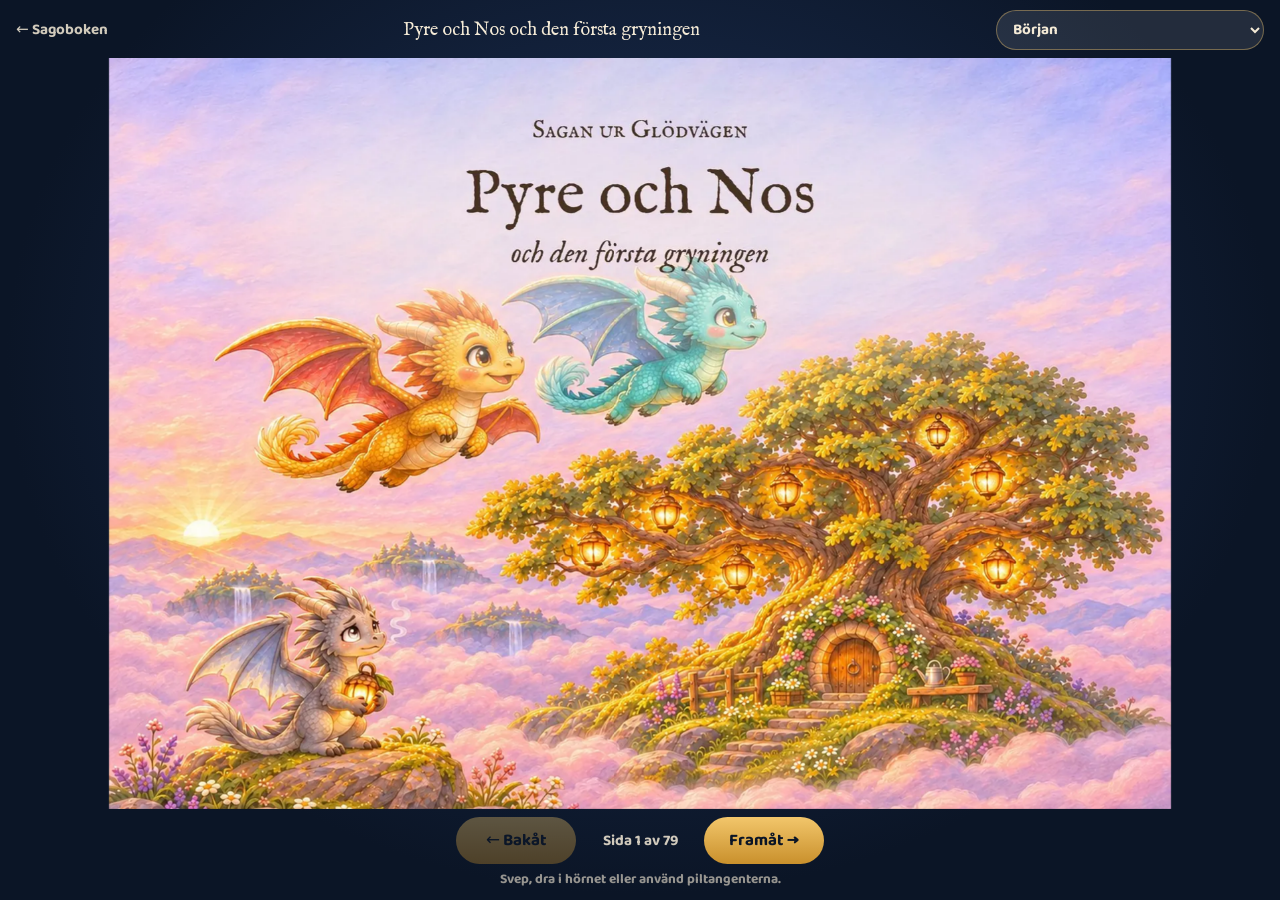
<file: sagoboken/blad/index.html>
<!doctype html>
<html lang="sv">
<head>
  <meta charset="utf-8">
  <meta name="viewport" content="width=device-width, initial-scale=1, viewport-fit=cover">
  <title>Bläddra i sagoboken · Pyre och Nos och den första gryningen · MLZ AB</title>
  <meta name="description" content="Bläddra i sagoboken Pyre och Nos och den första gryningen, sagan ur Glödvägen berättad av Gammelmor Glimma.">
  <link rel="canonical" href="https://mlz-labs.com/sagoboken/blad/">
  <meta property="og:title" content="Bläddra i sagoboken: Pyre och Nos och den första gryningen">
  <meta property="og:image" content="https://mlz-labs.com/bilder/dela/sagoboken.jpg">
  <meta property="og:url" content="https://mlz-labs.com/sagoboken/blad/">
  <meta name="theme-color" content="#0b1526">
  <link rel="icon" type="image/png" href="../../bilder/mlz/favicon.png">
  <link rel="preload" href="../../typsnitt/Baloo2-Bold.woff2" as="font" type="font/woff2" crossorigin>
  <style>
    @font-face { font-family: "Baloo 2"; src: url("../../typsnitt/Baloo2-Bold.woff2") format("woff2"); font-weight: 700; font-display: swap; }
    @font-face { font-family: "IM Fell English"; src: url("../../typsnitt/IMFellEnglish-Regular.woff2") format("woff2"); font-display: swap; }
    :root { --natt: #0b1526; --guld: #f2c66b; --text: #f4ead6; }
    * { box-sizing: border-box; }
    html, body { margin: 0; height: 100%; background: radial-gradient(ellipse at 50% 40%, #1d3157 0%, var(--natt) 70%); color: var(--text); font-family: "Baloo 2", system-ui, sans-serif; overflow: hidden; }
    .rum { height: 100dvh; display: grid; grid-template-rows: auto 1fr auto; padding: max(10px, env(safe-area-inset-top)) 16px max(10px, env(safe-area-inset-bottom)); }
    .topp { display: flex; align-items: center; justify-content: space-between; gap: 12px; }
    .topp a { color: var(--text); text-decoration: none; font-size: 0.95rem; opacity: 0.85; }
    .topp a:hover { opacity: 1; color: var(--guld); }
    .titel { font-family: "IM Fell English", Georgia, serif; font-size: 1.15rem; text-align: center; flex: 1; white-space: nowrap; overflow: hidden; text-overflow: ellipsis; }
    select { font: inherit; font-size: 0.95rem; color: var(--text); background: rgba(255,255,255,0.1); border: 1px solid rgba(242,198,107,0.4); border-radius: 999px; padding: 6px 12px; max-width: 46vw; }
    select option { color: #2b2118; }
    .scen { min-height: 0; overflow: hidden; padding: 8px 0; }
    #bok { width: 100%; height: 100%; }
    .blad { background: #f7efde; }
    .blad img { width: 100%; height: 100%; object-fit: cover; display: block; }
    .fot { display: flex; align-items: center; justify-content: center; gap: 18px; }
    .knapp { font: inherit; font-size: 1.05rem; border: 0; border-radius: 999px; padding: 10px 22px; background: linear-gradient(180deg, #f2c66b, #c9902c); color: #0b1526; cursor: pointer; min-width: 120px; }
    .knapp:disabled { opacity: 0.35; cursor: default; }
    .knapp:focus-visible, select:focus-visible, .topp a:focus-visible { outline: 3px solid #fff; outline-offset: 3px; }
    #sida { min-width: 6em; text-align: center; font-size: 0.95rem; opacity: 0.85; }
    .tips { text-align: center; font-size: 0.85rem; opacity: 0.6; margin: 4px 0 0; }
    @media (max-width: 560px) { .titel { display: none; } .knapp { min-width: 0; padding: 10px 18px; } }
  </style>
</head>
<body>
<div class="rum">
  <header class="topp">
    <a href="../">← Sagoboken</a>
    <div class="titel">Pyre och Nos och den första gryningen</div>
    <label><span hidden>Gå till kapitel</span>
      <select id="kapitel" aria-label="Gå till kapitel">
        <option value="0">Början</option>
        <option value="4">Kapitel ett: Skolvägen</option>
        <option value="15">Kapitel två: Skären vaknar</option>
        <option value="24">Kapitel tre: Över Solbron</option>
        <option value="33">Kapitel fyra: Till världens kant</option>
        <option value="42">Kapitel fem: Silverspåret</option>
        <option value="51">Kapitel sex: Askans val</option>
        <option value="61">Kapitel sju: Den första gryningen</option>
        <option value="68">Slutet</option>
        <option value="73">Och Askan då?</option>
      </select>
    </label>
  </header>
  <main class="scen">
    <div id="bok">
      <div class="blad"><img src="../../bilder/saga/blad/01.webp" alt="Omslag: Pyre och Nos och den första gryningen. Sagan ur Glödvägen." width="1600" height="1131"></div>
      <div class="blad"><img src="../../bilder/saga/blad/02.webp" alt="Titelsida: Pyre och Nos och den första gryningen. Sagan ur Glödvägen, berättad av Gammelmor Glimma." width="1600" height="1131"></div>
      <div class="blad"><img src="../../bilder/saga/blad/03.webp" alt="Glimma: Kom närmare, lilla vän, och ta en filt. Nu ska jag berätta om två små drakar som gick ut i världen för att hämta hem ljuset. Det är en lång saga, så vi tar ett kapitel i kväll och nästa i morgon." width="1600" height="1131"></div>
      <div class="blad"><img src="../../bilder/saga/blad/04.webp" alt="Kartan: Det här är Himlaskären, där vi bor." width="1600" height="1131" loading="lazy"></div>
      <div class="blad"><img src="../../bilder/saga/blad/05.webp" alt="Kapitel ett. Skolvägen. Den första vägen hemma i skogen: sju lyktor och en gryning." width="1600" height="1131" loading="lazy"></div>
      <div class="blad"><img src="../../bilder/saga/blad/06.webp" alt="För länge, länge sedan föll en stjärna ner i molnen. Den låg där och glödde, och ur glöden kläcktes den allra första draken. Hon hette Solvinge." width="1600" height="1131" loading="lazy"></div>
      <div class="blad"><img src="../../bilder/saga/blad/07.webp" alt="Solvinge blåste varm eld på stenarna som flöt i molnen. Då steg stenarna uppåt och blev små öar, med skog och ängar och små hus. Det är Himlaskären." width="1600" height="1131" loading="lazy"></div>
      <div class="blad"><img src="../../bilder/saga/blad/08.webp" alt="Lysflugorna och urmakarna byggde ett stort hjul som bar ljuset runt, så att alla fick både dag och natt. Men hjulet blev gammalt. En dag glömde det hur man gör, och då kom skymningen." width="1600" height="1131" loading="lazy"></div>
      <div class="blad"><img src="../../bilder/saga/blad/09.webp" alt="Där ljuset tog slut växte törnen, och kalla vindar började blåsa. Folk glömde de gamla vägarna, och ibland varandra. Det kallas Glömskan. Men vänta bara, nu kommer det fina." width="1600" height="1131" loading="lazy"></div>
      <div class="blad"><img src="../../bilder/saga/blad/10.webp" alt="En kväll flög lysflugan Lysa in under Stora Ekens rötter. Där låg två ägg, alldeles kalla. Lysa höll sin lilla ekollonlykta tätt intill dem och bar hem dem, så försiktigt hon bara kunde." width="1600" height="1131" loading="lazy"></div>
      <div class="blad"><img src="../../bilder/saga/blad/11.webp" alt="Hela vintern väntade vi. Jag stickade filtar och Lysa lyste, och alla i gläntan kom förbi och tittade. Och en natt hördes det: knack, knack. Äggen sprack!" width="1600" height="1131" loading="lazy"></div>
      <div class="blad"><img src="../../bilder/saga/blad/12.webp" alt="Ur det ena ägget kom en drakunge med eld som guld. Det var Pyre. Ur det andra kom en drakunge med eld som klart vatten. Det var Nos. De nyste, och små gnistor flög över hela golvet." width="1600" height="1131" loading="lazy"></div>
      <div class="blad"><img src="../../bilder/saga/blad/13.webp" alt="Sju lyktor gör en gryning, sa jag till dem. Gå Glödvägen och tänd dem, en i taget. Värm, så flyger ni." width="1600" height="1131" loading="lazy"></div>
      <div class="blad"><img src="../../bilder/saga/blad/14.webp" alt="Det blåste kallt i Kalla vinden, och uppe i Ekollonkronan sov en väktare som inte ville vakna. Men Pyre och Nos hjälptes åt. Den ena värmde och den andra lyste, och lykta efter lykta tändes längs vägen." width="1600" height="1131" loading="lazy"></div>
      <div class="blad"><img src="../../bilder/saga/blad/15.webp" alt="När den sjunde lyktan tändes uppe vid Stormklockan hände något som ingen hade sett på länge. Det blev morgon i gläntan. Riktig morgon, med sol." width="1600" height="1131" loading="lazy"></div>
      <div class="blad"><img src="../../bilder/saga/blad/16.webp" alt="Kapitel två. Skären vaknar. Ut över molnhavet till fyren och de sovande skären." width="1600" height="1131" loading="lazy"></div>
      <div class="blad"><img src="../../bilder/saga/blad/17.webp" alt="Sju lyktor brann i Stora Eken, och alla vänner från skolvägen kom för att vinka: ugglorna, den gamla ekostubben och ett helt moln av lysflugor. Pyre och Nos vinkade tillbaka tills tassarna blev trötta." width="1600" height="1131" loading="lazy"></div>
      <div class="blad"><img src="../../bilder/saga/blad/18.webp" alt="Men när kvällen kom såg Nos något på en gren långt borta. En grå drake, med vingar som var lite för stora. Den tittade på dem en stund. Sedan flög den sin väg." width="1600" height="1131" loading="lazy"></div>
      <div class="blad"><img src="../../bilder/saga/blad/19.webp" alt="Lysa flög upp högst i trädet, och drakarna klättrade efter. Titta, sa hon och pekade. Därute, över molnhavet, vaknar skären." width="1600" height="1131" loading="lazy"></div>
      <div class="blad"><img src="../../bilder/saga/blad/20.webp" alt="Allra längst bort stod en gammal fyr på en klippa. Ingen hade tänt den på länge, länge. Fåglarna hade byggt bon på balkongen." width="1600" height="1131" loading="lazy"></div>
      <div class="blad"><img src="../../bilder/saga/blad/21.webp" alt="Jag packade en liten väska till var och en: en filt, en glödsten och en kaka. Man ska aldrig ge sig ut utan kaka. Och var rädda om varandra, sa jag." width="1600" height="1131" loading="lazy"></div>
      <div class="blad"><img src="../../bilder/saga/blad/22.webp" alt="Och så flög de ut över molnhavet, längre bort än de någonsin hade varit. Lysa flög före med sin lykta, och bakom dem blev gläntan mindre och mindre." width="1600" height="1131" loading="lazy"></div>
      <div class="blad"><img src="../../bilder/saga/blad/23.webp" alt="Uppe i fyren stod en stor lampa, kall och dammig. Pyre och Nos blåste i den tillsammans, och då vaknade den. Ljuset svepte ut över molnen, långt, långt bort." width="1600" height="1131" loading="lazy"></div>
      <div class="blad"><img src="../../bilder/saga/blad/24.webp" alt="Där ljuset nuddade molnen gnäste ett skär sig i sömnen. Det hade sovit så länge att det sjunkit ner i dimman. Nu lyfte det sig, sakta, och det rasslade av glada fåglar." width="1600" height="1131" loading="lazy"></div>
      <div class="blad"><img src="../../bilder/saga/blad/25.webp" alt="Kapitel tre. Över Solbron. Den gamla vägen och väktarna som har sovit sedan Glömskan." width="1600" height="1131" loading="lazy"></div>
      <div class="blad"><img src="../../bilder/saga/blad/26.webp" alt="Molnvalen bar drakarna hela vägen tillbaka, och fyren lyste efter dem. Valen sjöng en låg, mjuk sång som kittlade i magen." width="1600" height="1131" loading="lazy"></div>
      <div class="blad"><img src="../../bilder/saga/blad/27.webp" alt="Från fyrens topp såg de något som ingen hade sett på länge: en bro av sten, ända bort till andra sidan." width="1600" height="1131" loading="lazy"></div>
      <div class="blad"><img src="../../bilder/saga/blad/28.webp" alt="Det är Solbron, sa jag och pekade på min gamla karta. Där gick den gamla vägen, innan Glömskan." width="1600" height="1131" loading="lazy"></div>
      <div class="blad"><img src="../../bilder/saga/blad/29.webp" alt="Bortom bron sov väktarna. De hade vaktat så länge att de glömt varför." width="1600" height="1131" loading="lazy"></div>
      <div class="blad"><img src="../../bilder/saga/blad/30.webp" alt="Men ingen behövde vara rädd. Den som sover vill bara bli väckt varsamt. Pyre och Nos värmde Mosskungens kalla näsa, och han log i sömnen innan han ens hade vaknat." width="1600" height="1131" loading="lazy"></div>
      <div class="blad"><img src="../../bilder/saga/blad/31.webp" alt="Så gick de över Solbron, och gläntan blev en liten ljusprick bakom dem." width="1600" height="1131" loading="lazy"></div>
      <div class="blad"><img src="../../bilder/saga/blad/32.webp" alt="I Smaragddalen växte kristaller överallt, grå och släckta. Pyres eld fick dem att lysa som honung, och Nos eld fick dem att lysa som mynta. Snart var hela dalen en regnbåge." width="1600" height="1131" loading="lazy"></div>
      <div class="blad"><img src="../../bilder/saga/blad/33.webp" alt="I Månljusets rike var det alltid kväll. Där tände drakarna små månlyktor, och framför dem växte vägar av månsken som man kunde gå på." width="1600" height="1131" loading="lazy"></div>
      <div class="blad"><img src="../../bilder/saga/blad/34.webp" alt="Kapitel fyra. Till världens kant. Vinden, urtiden, runorna och stjärnorna längst bort." width="1600" height="1131" loading="lazy"></div>
      <div class="blad"><img src="../../bilder/saga/blad/35.webp" alt="Mosskungen flyttade hem till Lyktgläntan, och månens väktare lyste dem farväl." width="1600" height="1131" loading="lazy"></div>
      <div class="blad"><img src="../../bilder/saga/blad/36.webp" alt="På Solbrons bortersta torn satt den grå draken igen. När drakarna vinkade flög han sin väg, lite för fort, som någon som inte vet vad man gör när någon vinkar." width="1600" height="1131" loading="lazy"></div>
      <div class="blad"><img src="../../bilder/saga/blad/37.webp" alt="Vinden ropade från väster. Där börjar vägar som ingen karta visar." width="1600" height="1131" loading="lazy"></div>
      <div class="blad"><img src="../../bilder/saga/blad/38.webp" alt="Långt borta fanns en dal där tiden hade somnat, och höga djur betade bland ormbunkarna." width="1600" height="1131" loading="lazy"></div>
      <div class="blad"><img src="../../bilder/saga/blad/39.webp" alt="Klippan var för hög att flyga över. Men en långnacke böjde ner sitt huvud, och drakarna fick åka uppöver, hela vägen till toppen. Drakarna nickade tack, och djuret blinkade sakta tillbaka." width="1600" height="1131" loading="lazy"></div>
      <div class="blad"><img src="../../bilder/saga/blad/40.webp" alt="Och längst bort av allt låg världens kant, där stjärnorna börjar." width="1600" height="1131" loading="lazy"></div>
      <div class="blad"><img src="../../bilder/saga/blad/41.webp" alt="Där ute flöt små stenar bland stjärnorna, och drakarna hoppade från den ena till den andra. Det var det högsta de någonsin hade varit." width="1600" height="1131" loading="lazy"></div>
      <div class="blad"><img src="../../bilder/saga/blad/42.webp" alt="Var rädda om varandra, sa jag när de kom hem. Och kom hem till kvällen. Sedan kramade jag dem tills de fnissade." width="1600" height="1131" loading="lazy"></div>
      <div class="blad"><img src="../../bilder/saga/blad/43.webp" alt="Kapitel fem. Silverspåret. Vem tar lyktorna? Ett spår av silver leder norrut." width="1600" height="1131" loading="lazy"></div>
      <div class="blad"><img src="../../bilder/saga/blad/44.webp" alt="Dygnshjulet vaknade och började snurra. Det mindes allt som det hade sett." width="1600" height="1131" loading="lazy"></div>
      <div class="blad"><img src="../../bilder/saga/blad/45.webp" alt="Det visade en bild ur minnet: en grå drake som tog en lykta, försiktigt, som någon som fryser." width="1600" height="1131" loading="lazy"></div>
      <div class="blad"><img src="../../bilder/saga/blad/46.webp" alt="Hemma i gläntan saknades två lyktor. Bara en grå fjäder låg kvar i gräset." width="1600" height="1131" loading="lazy"></div>
      <div class="blad"><img src="../../bilder/saga/blad/47.webp" alt="Han tar inte för att vara elak, sa jag tyst. Han tar för att han fryser. Han heter Askan." width="1600" height="1131" loading="lazy"></div>
      <div class="blad"><img src="../../bilder/saga/blad/48.webp" alt="Ett svagt silverspår glittrade i mörkret, och det ledde norrut." width="1600" height="1131" loading="lazy"></div>
      <div class="blad"><img src="../../bilder/saga/blad/49.webp" alt="Först gick spåret till en marknad under rötterna, där alla byter och ingen glömmer." width="1600" height="1131" loading="lazy"></div>
      <div class="blad"><img src="../../bilder/saga/blad/50.webp" alt="I Nattvik tog vägen slut vid en mörk sjö. Då kom Askan, utan ett ord. Hans eld lyste silvervit, och i dess ljus syntes en bro av månglas som ingen annan eld kunde se. Sedan var han borta igen." width="1600" height="1131" loading="lazy"></div>
      <div class="blad"><img src="../../bilder/saga/blad/51.webp" alt="I Drömbrunnen steg stora, skimrande bubblor, och i varje bubbla fanns en dröm. Drakarna svävade uppåt i dem, mjukt som i en säng." width="1600" height="1131" loading="lazy"></div>
      <div class="blad"><img src="../../bilder/saga/blad/52.webp" alt="Kapitel sex. Askans val. Kyla och tystnad uppe i norr, och ett val som ingen kan göra åt någon annan." width="1600" height="1131" loading="lazy"></div>
      <div class="blad"><img src="../../bilder/saga/blad/53.webp" alt="De sjunkna skären steg upp ur molnen, ett efter ett, som en trappa." width="1600" height="1131" loading="lazy"></div>
      <div class="blad"><img src="../../bilder/saga/blad/54.webp" alt="I Drömbrunnen hade de sett Askans minne: två kalla ägg i snön, och bara det ena kläcktes." width="1600" height="1131" loading="lazy"></div>
      <div class="blad"><img src="../../bilder/saga/blad/55.webp" alt="Han tror att han är ensam, sa Lysa vid lägerelden. Men ingen är ensam på riktigt." width="1600" height="1131" loading="lazy"></div>
      <div class="blad"><img src="../../bilder/saga/blad/56.webp" alt="Spåret ledde förbi ett torn fullt av klockor, och sedan upp mot det kalla norr." width="1600" height="1131" loading="lazy"></div>
      <div class="blad"><img src="../../bilder/saga/blad/57.webp" alt="Under isen på Frostkanten låg det andra ägget, kallt men inte borta. Pyre och Nos smälte isen så varsamt de kunde och bar ägget i famnen, genom norrskenet, till ett varmt bo vid Askbergets port." width="1600" height="1131" loading="lazy"></div>
      <div class="blad"><img src="../../bilder/saga/blad/58.webp" alt="Där uppe brann norrskenet, och någonstans i berget fanns en grotta full av lyktor." width="1600" height="1131" loading="lazy"></div>
      <div class="blad"><img src="../../bilder/saga/blad/59.webp" alt="Pyre och Nos höll varandra i tassen. Det var dags att möta den grå draken." width="1600" height="1131" loading="lazy"></div>
      <div class="blad"><img src="../../bilder/saga/blad/60.webp" alt="Grottan var full av lyktor och ändå kall. Det gamla värmespåret i berget var trasigt, så värmen rann ut genom springorna. Drakarna tände skål efter skål, och Askan tittade från skuggan." width="1600" height="1131" loading="lazy"></div>
      <div class="blad"><img src="../../bilder/saga/blad/61.webp" alt="När den sista skålen tändes blev grottan varm, för första gången. Askan stod länge och tittade på sina lyktor. Sedan lyfte han ner en av dem. Den här ska tillbaka, sa han. Ingen bad honom. Han valde själv." width="1600" height="1131" loading="lazy"></div>
      <div class="blad"><img src="../../bilder/saga/blad/62.webp" alt="Kapitel sju. Den första gryningen. Alla vänner följer med för att väcka Solvinge." width="1600" height="1131" loading="lazy"></div>
      <div class="blad"><img src="../../bilder/saga/blad/63.webp" alt="Nästa morgon stod det en korg vid min dörr. Askan bar själv tillbaka lyktorna, en i taget, och hängde upp dem där de hörde hemma. Ingen hade bett honom om det." width="1600" height="1131" loading="lazy"></div>
      <div class="blad"><img src="../../bilder/saga/blad/64.webp" alt="Och i den varma grottan, där det aldrig hade varit varmt förut, sprack det andra ägget. Ut kröp en liten drake med en låga av silver. Hon hette Silversken. Min Askan, sa hon." width="1600" height="1131" loading="lazy"></div>
      <div class="blad"><img src="../../bilder/saga/blad/65.webp" alt="Uppe vid stjärnorna vände sig Solvinge i sömnen. Men hon var för kall för att vakna." width="1600" height="1131" loading="lazy"></div>
      <div class="blad"><img src="../../bilder/saga/blad/66.webp" alt="Värmen från förr finns kvar, sa jag. Gömd på fem platser." width="1600" height="1131" loading="lazy"></div>
      <div class="blad"><img src="../../bilder/saga/blad/67.webp" alt="Och alla kom. Mosskungen, väktarna, valen, urmakarna och lysflugorna." width="1600" height="1131" loading="lazy"></div>
      <div class="blad"><img src="../../bilder/saga/blad/68.webp" alt="Ingen kunde väcka henne ensam. Men tillsammans kanske." width="1600" height="1131" loading="lazy"></div>
      <div class="blad"><img src="../../bilder/saga/blad/69.webp" alt="Slutet. När dagens och nattens ljus lyste tillsammans, guld och silver, öppnade Solvinge ögonen." width="1600" height="1131" loading="lazy"></div>
      <div class="blad"><img src="../../bilder/saga/blad/70.webp" alt="Gryningen rullade ut över hela skärgården, skär efter skär." width="1600" height="1131" loading="lazy"></div>
      <div class="blad"><img src="../../bilder/saga/blad/71.webp" alt="Pyre och Nos flög hem bredvid henne, över allt de hade sett." width="1600" height="1131" loading="lazy"></div>
      <div class="blad"><img src="../../bilder/saga/blad/72.webp" alt="I Lyktgläntan väntade jag med filtar och varm saft. Alla fick plats, även de som kom sist." width="1600" height="1131" loading="lazy"></div>
      <div class="blad"><img src="../../bilder/saga/blad/73.webp" alt="Och när kvällen kom tändes lyktorna igen, för natten är också ljus. Slut. Eller kanske en början." width="1600" height="1131" loading="lazy"></div>
      <div class="blad"><img src="../../bilder/saga/blad/74.webp" alt="Och Askan då? När Solvinge vaknade blev det varmt i hela skärgården, ända in i Askans hjärta." width="1600" height="1131" loading="lazy"></div>
      <div class="blad"><img src="../../bilder/saga/blad/75.webp" alt="För första gången frös han inte. Askan skrattade, och ut kom en låga av silver och guld." width="1600" height="1131" loading="lazy"></div>
      <div class="blad"><img src="../../bilder/saga/blad/76.webp" alt="Pyre och Nos tog honom i tassarna. Vill du flyga med oss?" width="1600" height="1131" loading="lazy"></div>
      <div class="blad"><img src="../../bilder/saga/blad/77.webp" alt="Och det ville han. Sov gott nu, lilla vän. I morgon flyger vi igen." width="1600" height="1131" loading="lazy"></div>
      <div class="blad"><img src="../../bilder/saga/blad/78.webp" alt="Vilka bor i Himlaskären: Pyre, Nos, Lysa, Gammelmor Glimma, Askan, Silversken, Solvinge, Mosskungen och alla vänner." width="1600" height="1131" loading="lazy"></div>
      <div class="blad"><img src="../../bilder/saga/blad/79.webp" alt="Om boken: Berättelsen, världen och figurerna är MLZ AB:s. Målningarna är gjorda med OpenAI:s bildverktyg." width="1600" height="1131" loading="lazy"></div>
    </div>
  </main>
  <div>
    <nav class="fot" aria-label="Bläddra">
      <button class="knapp" id="bak" aria-label="Föregående sida">← Bakåt</button>
      <span id="sida" aria-live="polite"></span>
      <button class="knapp" id="fram" aria-label="Nästa sida">Framåt →</button>
    </nav>
    <p class="tips">Svep, dra i hörnet eller använd piltangenterna.</p>
  </div>
</div>
<script src="page-flip.js"></script>
<script>
(function () {
  var el = document.getElementById("bok");
  var pf = new St.PageFlip(el, {
    width: 1600, height: 1131, size: "stretch",
    minWidth: 700, maxWidth: 1600, minHeight: 198, maxHeight: 1131,
    usePortrait: true, showCover: false, maxShadowOpacity: 0.45,
    mobileScrollSupport: false, flippingTime: 800
  });
  pf.loadFromHTML(document.querySelectorAll(".blad"));
  var n = pf.getPageCount(), sida = document.getElementById("sida"),
      bak = document.getElementById("bak"), fram = document.getElementById("fram"),
      val = document.getElementById("kapitel");
  var starts = [].map.call(val.options, function (o) { return +o.value; });
  function visa() {
    var i = pf.getCurrentPageIndex();
    sida.textContent = (pf.getOrientation() === "landscape" && i + 1 < n ? "Sida " + (i + 1) + "–" + (i + 2) : "Sida " + (i + 1)) + " av " + n;
    bak.disabled = i <= 0; fram.disabled = i >= n - 1;
    var r = pf.getOrientation() === "landscape" ? i + 1 : i;
    var k = 0; starts.forEach(function (s, j) { if (r >= s) k = j; }); val.selectedIndex = k;
    try { history.replaceState(null, "", "#" + (i + 1)); } catch (e) {}
  }
  pf.on("flip", visa); pf.on("changeOrientation", visa);
  bak.onclick = function () { pf.flipPrev(); };
  fram.onclick = function () { pf.flipNext(); };
  val.onchange = function () { pf.turnToPage(+val.value); visa(); };
  document.addEventListener("keydown", function (e) {
    if (e.target === val) return;
    if (e.key === "ArrowRight" || e.key === " ") { pf.flipNext(); e.preventDefault(); }
    if (e.key === "ArrowLeft") { pf.flipPrev(); e.preventDefault(); }
  });
  var start = parseInt(location.hash.slice(1), 10);
  if (start > 1 && start <= n) pf.turnToPage(start - 1);
  visa();
})();
</script>
<!-- Cloudflare Web Analytics: räknar besök anonymt, utan kakor -->
<script type="module" src="https://static.cloudflareinsights.com/beacon.min.js" data-cf-beacon='{"token": "9c8eac4a6fa944ed99d2a3144f2672da"}'></script>
</body>
</html>
</file>
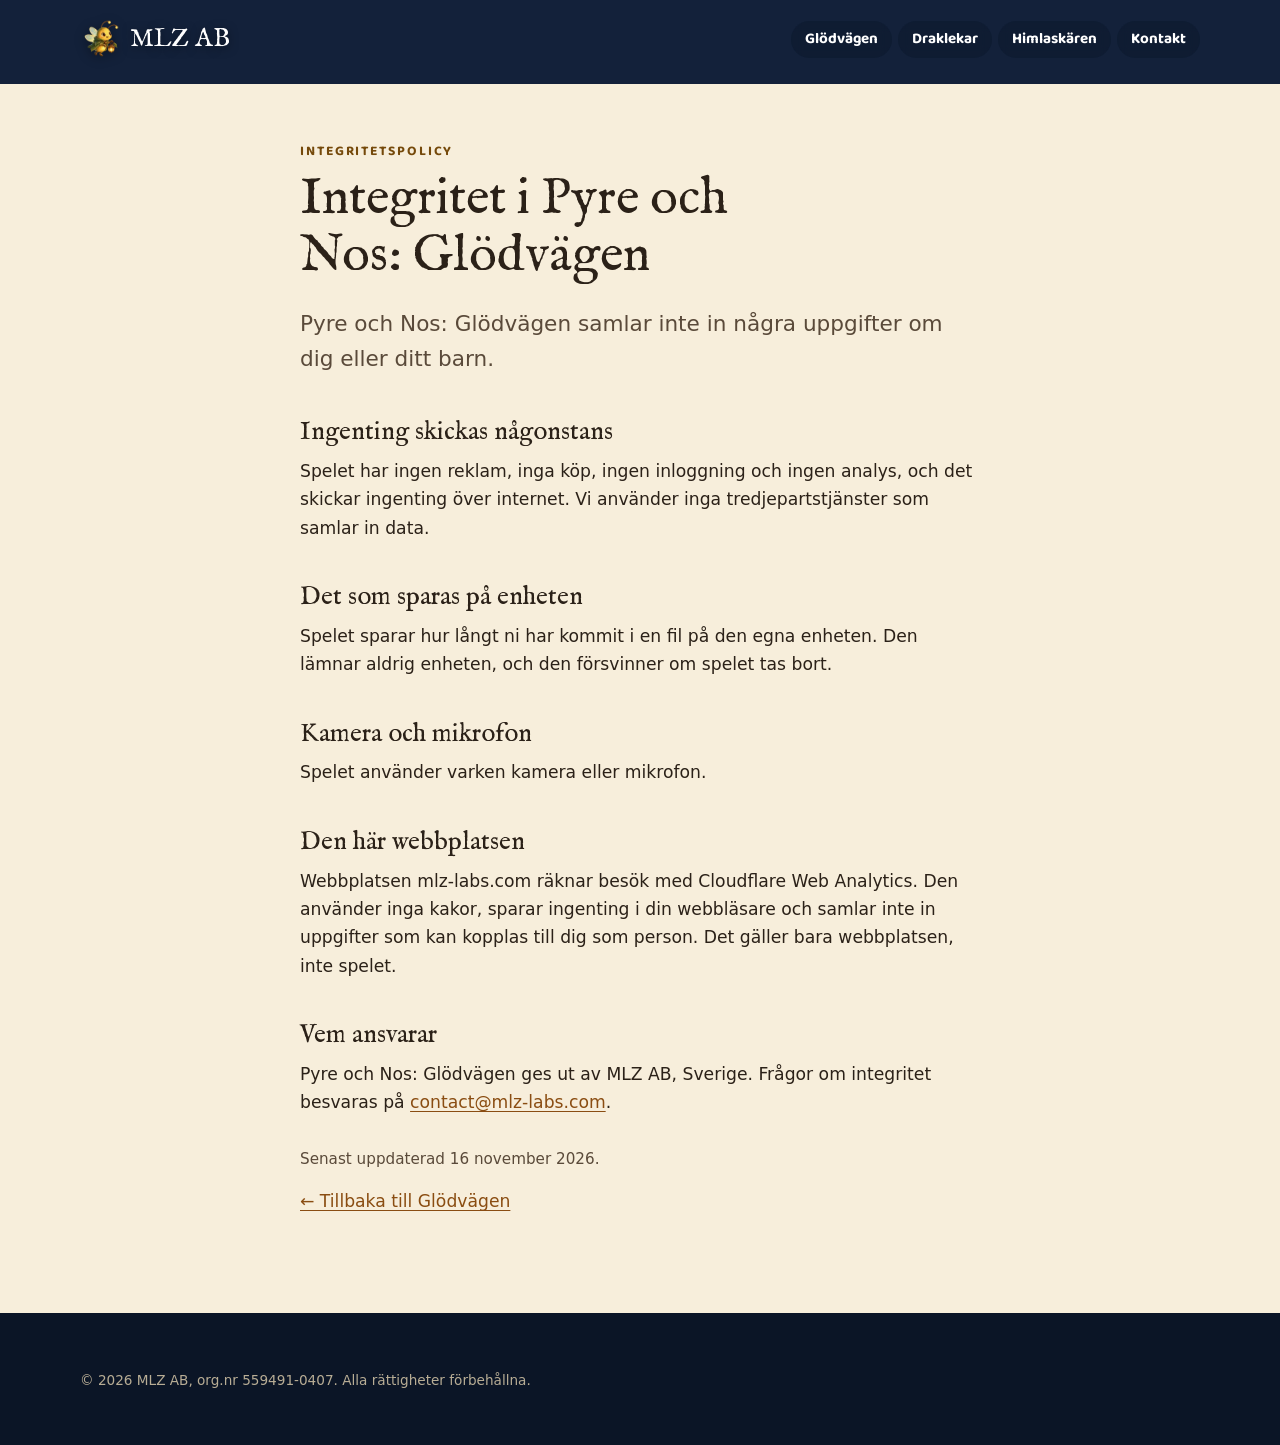
<file: dragonaventyret/integritet.html>
<!doctype html>
<html lang="sv">
<head>
  <meta charset="utf-8">
  <meta name="viewport" content="width=device-width, initial-scale=1">
  <title>Integritet i Pyre och Nos: Glödvägen · MLZ AB</title>
  <meta name="description" content="Integritetspolicy för Pyre och Nos: Glödvägen från MLZ AB. Spelet samlar inte in några uppgifter.">
  <link rel="canonical" href="https://mlz-labs.com/dragonaventyret/integritet.html">
  <meta property="og:url" content="https://mlz-labs.com/dragonaventyret/integritet.html">
  <meta property="og:image" content="https://mlz-labs.com/bilder/dela/dragonaventyret.jpg">
  <meta property="og:image:width" content="1200">
  <meta property="og:image:height" content="630">
  <meta property="og:locale" content="sv_SE">
  <meta property="og:site_name" content="MLZ AB">
  <meta name="twitter:card" content="summary_large_image">
  <link rel="preload" href="../typsnitt/IMFellEnglish-Regular.woff2" as="font" type="font/woff2" crossorigin>
  <meta name="theme-color" content="#13213a">
  <link rel="icon" type="image/png" href="../bilder/mlz/favicon.png">
  <link rel="stylesheet" href="../stil.css">
</head>
<body>
<a class="hoppa" href="#innehall">Hoppa till innehållet</a>
<div class="ljus-topp"></div>
<header class="topp">
  <div class="inre">
    <a class="marke" href="../" aria-label="MLZ AB, till startsidan"><img src="../bilder/mlz/luma-liten.webp" alt="" width="40" height="40"> <span>MLZ&nbsp;AB</span></a>
    <nav class="meny" aria-label="Huvudmeny">
      <a href="../dragonaventyret/">Glödvägen</a>
      <a href="../draklekar/">Draklekar</a>
      <a href="../himlaskaren/">Himlaskären</a>
      <a href="../#kontakt">Kontakt</a>
    </nav>
  </div>
</header>
<main class="textsida" id="innehall">
  <div class="inre smal">
    <p class="overrubrik">Integritetspolicy</p>
    <h1>Integritet i Pyre och Nos: Glödvägen</h1>
    <p class="ingress">Pyre och Nos: Glödvägen samlar inte in några uppgifter om dig eller ditt barn.</p>
    <h2>Ingenting skickas någonstans</h2>
    <p>Spelet har ingen reklam, inga köp, ingen inloggning och ingen analys, och det skickar ingenting över internet. Vi använder inga tredjepartstjänster som samlar in data.</p>
    <h2>Det som sparas på enheten</h2>
    <p>Spelet sparar hur långt ni har kommit i en fil på den egna enheten. Den lämnar aldrig enheten, och den försvinner om spelet tas bort.</p>
    <h2>Kamera och mikrofon</h2>
    <p>Spelet använder varken kamera eller mikrofon.</p>

    <h2>Den här webbplatsen</h2>
    <p>Webbplatsen mlz-labs.com räknar besök med Cloudflare Web Analytics. Den använder inga kakor, sparar ingenting i din webbläsare och samlar inte in uppgifter som kan kopplas till dig som person. Det gäller bara webbplatsen, inte spelet.</p>
    <h2>Vem ansvarar</h2>
    <p>Pyre och Nos: Glödvägen ges ut av MLZ AB, Sverige. Frågor om integritet besvaras på <a href="mailto:contact@mlz-labs.com">contact@mlz-labs.com</a>.</p>
    <p style="color:var(--black-mjuk);font-size:.95rem;margin-top:2em">Senast uppdaterad 16 november 2026.</p>
    <p><a href="./">← Tillbaka till Glödvägen</a></p>
  </div>
</main>
<footer class="fot">
  <div class="inre">
    <p class="liten" style="border:0;padding:0">© 2026 MLZ AB, org.nr 559491-0407. Alla rättigheter förbehållna.</p>
  </div>
</footer>
<!-- Cloudflare Web Analytics: räknar besök anonymt, utan kakor -->
<script type="module" src="https://static.cloudflareinsights.com/beacon.min.js" data-cf-beacon='{"token": "9c8eac4a6fa944ed99d2a3144f2672da"}'></script>
</body>
</html>
</file>
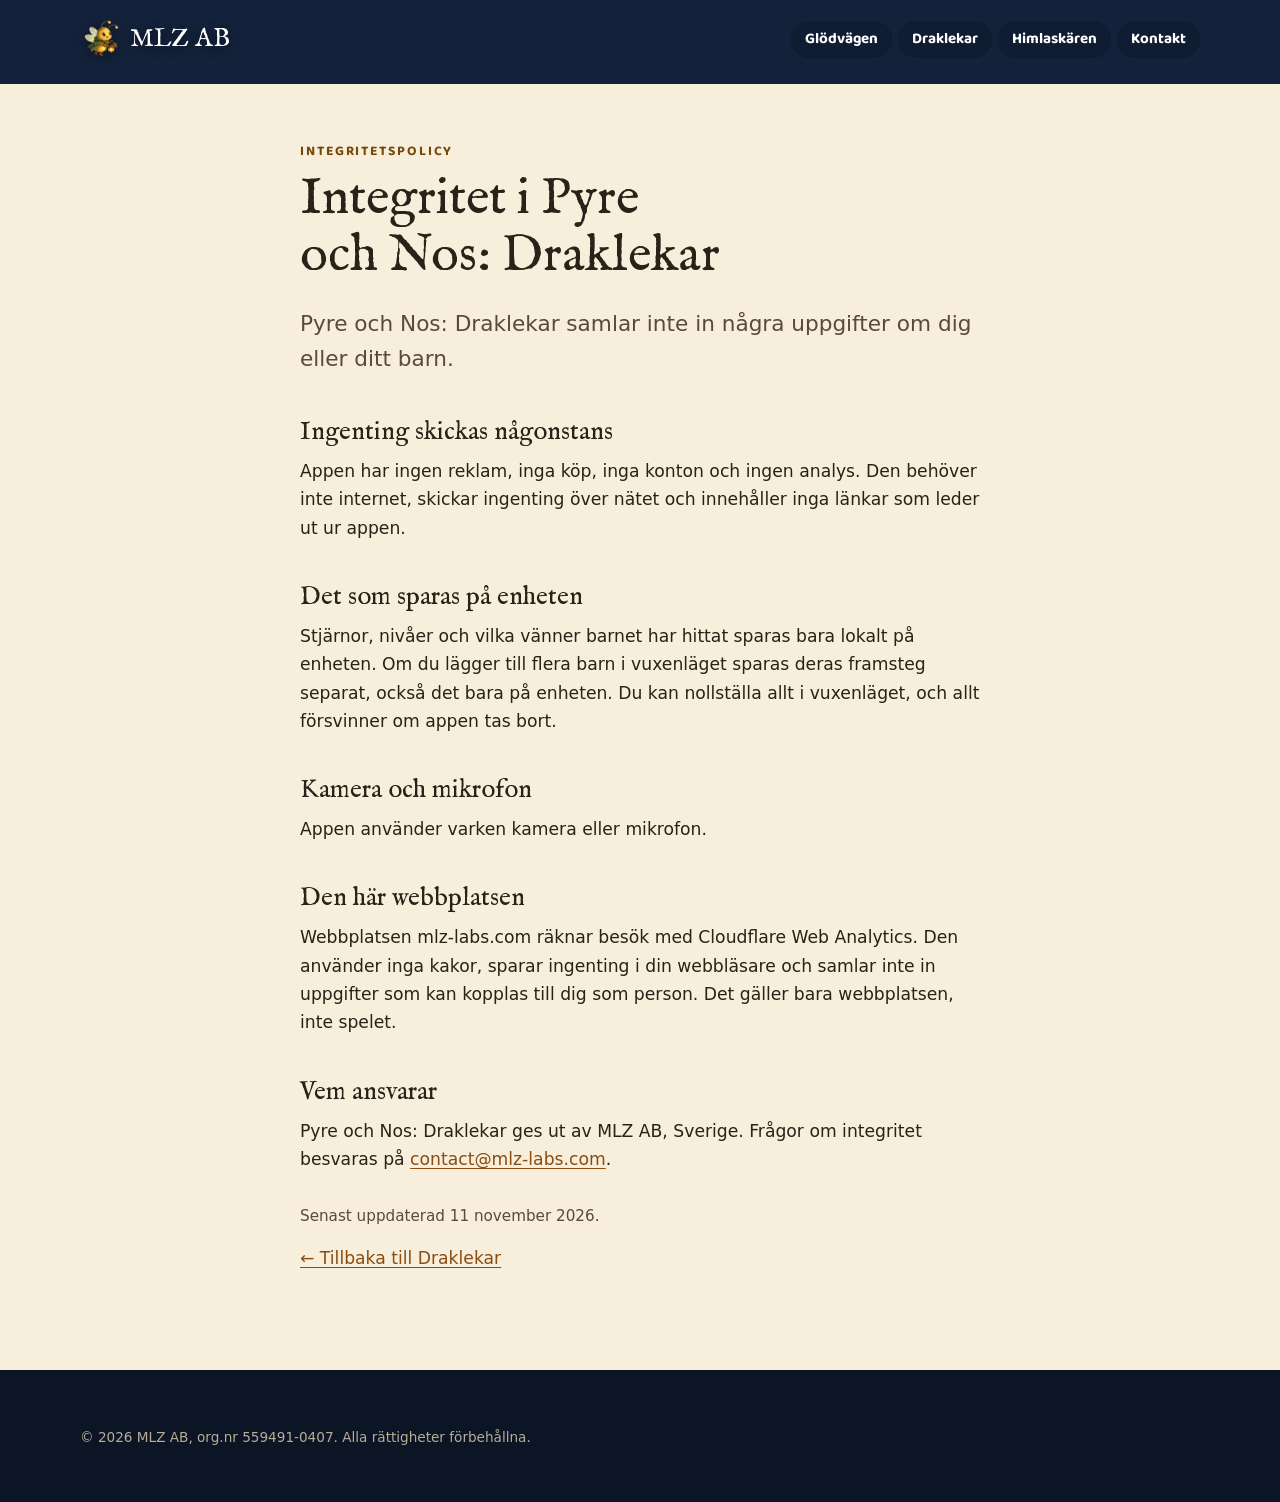
<file: draklekar/integritet.html>
<!doctype html>
<html lang="sv">
<head>
  <meta charset="utf-8">
  <meta name="viewport" content="width=device-width, initial-scale=1">
  <title>Integritet i Pyre och Nos: Draklekar · MLZ AB</title>
  <meta name="description" content="Integritetspolicy för Pyre och Nos: Draklekar från MLZ AB. Spelet samlar inte in några uppgifter.">
  <link rel="canonical" href="https://mlz-labs.com/draklekar/integritet.html">
  <meta property="og:url" content="https://mlz-labs.com/draklekar/integritet.html">
  <meta property="og:image" content="https://mlz-labs.com/bilder/dela/draklekar.jpg">
  <meta property="og:image:width" content="1200">
  <meta property="og:image:height" content="630">
  <meta property="og:locale" content="sv_SE">
  <meta property="og:site_name" content="MLZ AB">
  <meta name="twitter:card" content="summary_large_image">
  <link rel="preload" href="../typsnitt/IMFellEnglish-Regular.woff2" as="font" type="font/woff2" crossorigin>
  <meta name="theme-color" content="#13213a">
  <link rel="icon" type="image/png" href="../bilder/mlz/favicon.png">
  <link rel="stylesheet" href="../stil.css">
</head>
<body>
<a class="hoppa" href="#innehall">Hoppa till innehållet</a>
<div class="ljus-topp"></div>
<header class="topp">
  <div class="inre">
    <a class="marke" href="../" aria-label="MLZ AB, till startsidan"><img src="../bilder/mlz/luma-liten.webp" alt="" width="40" height="40"> <span>MLZ&nbsp;AB</span></a>
    <nav class="meny" aria-label="Huvudmeny">
      <a href="../dragonaventyret/">Glödvägen</a>
      <a href="../draklekar/">Draklekar</a>
      <a href="../himlaskaren/">Himlaskären</a>
      <a href="../#kontakt">Kontakt</a>
    </nav>
  </div>
</header>
<main class="textsida" id="innehall">
  <div class="inre smal">
    <p class="overrubrik">Integritetspolicy</p>
    <h1>Integritet i Pyre och Nos: Draklekar</h1>
    <p class="ingress">Pyre och Nos: Draklekar samlar inte in några uppgifter om dig eller ditt barn.</p>
    <h2>Ingenting skickas någonstans</h2>
    <p>Appen har ingen reklam, inga köp, inga konton och ingen analys. Den behöver inte internet, skickar ingenting över nätet och innehåller inga länkar som leder ut ur appen.</p>
    <h2>Det som sparas på enheten</h2>
    <p>Stjärnor, nivåer och vilka vänner barnet har hittat sparas bara lokalt på enheten. Om du lägger till flera barn i vuxenläget sparas deras framsteg separat, också det bara på enheten. Du kan nollställa allt i vuxenläget, och allt försvinner om appen tas bort.</p>
    <h2>Kamera och mikrofon</h2>
    <p>Appen använder varken kamera eller mikrofon.</p>

    <h2>Den här webbplatsen</h2>
    <p>Webbplatsen mlz-labs.com räknar besök med Cloudflare Web Analytics. Den använder inga kakor, sparar ingenting i din webbläsare och samlar inte in uppgifter som kan kopplas till dig som person. Det gäller bara webbplatsen, inte spelet.</p>
    <h2>Vem ansvarar</h2>
    <p>Pyre och Nos: Draklekar ges ut av MLZ AB, Sverige. Frågor om integritet besvaras på <a href="mailto:contact@mlz-labs.com">contact@mlz-labs.com</a>.</p>
    <p style="color:var(--black-mjuk);font-size:.95rem;margin-top:2em">Senast uppdaterad 11 november 2026.</p>
    <p><a href="./">← Tillbaka till Draklekar</a></p>
  </div>
</main>
<footer class="fot">
  <div class="inre">
    <p class="liten" style="border:0;padding:0">© 2026 MLZ AB, org.nr 559491-0407. Alla rättigheter förbehållna.</p>
  </div>
</footer>
<!-- Cloudflare Web Analytics: räknar besök anonymt, utan kakor -->
<script type="module" src="https://static.cloudflareinsights.com/beacon.min.js" data-cf-beacon='{"token": "9c8eac4a6fa944ed99d2a3144f2672da"}'></script>
</body>
</html>
</file>
<file: stil.css>
/* MLZ AB – gemensam stil för företagssidan och spelsidorna.
   Färgerna är hämtade ur spelens målningar: natthimmel, pergament, glöd och guld. */

@font-face {
  font-family: "IM Fell English";
  src: url("typsnitt/IMFellEnglish-Regular.woff2") format("woff2");
  font-weight: 400;
  font-style: normal;
  font-display: swap;
}
@font-face {
  font-family: "IM Fell English";
  src: url("typsnitt/IMFellEnglish-Italic.woff2") format("woff2");
  font-weight: 400;
  font-style: italic;
  font-display: swap;
}
@font-face {
  font-family: "Baloo 2";
  src: url("typsnitt/Baloo2-Bold.woff2") format("woff2");
  font-weight: 700;
  font-display: swap;
}

:root {
  --natt: #13213a;
  --natt-djup: #0b1526;
  --pergament: #f7eedb;
  --pergament-mork: #ecdcbc;
  --black: #2b2118;
  --black-mjuk: #5a4a3a;
  --guld: #c9902c;
  --guld-ljus: #f2c66b;
  --guld-mork: #75490a;
  --glod: #e06b2f;
  --turkos: #2aa59a;
  --lov: #5f8a3a;
  --rund: 22px;
  --skugga: 0 18px 40px -18px rgba(20, 14, 6, 0.55);
  --bredd: 1120px;
  --rubrik: "IM Fell English", "Iowan Old Style", "Palatino Linotype", Georgia, serif;
  --knapp: "Baloo 2", ui-rounded, "Avenir Next", system-ui, sans-serif;
  --brod: system-ui, -apple-system, "Segoe UI", Roboto, "Helvetica Neue", sans-serif;
}

* { box-sizing: border-box; }
html { scroll-behavior: smooth; -webkit-text-size-adjust: 100%; }
body {
  margin: 0;
  background: var(--pergament);
  color: var(--black);
  font-family: var(--brod);
  font-size: 1.075rem;
  line-height: 1.65;
  overflow-x: hidden;
}
img { max-width: 100%; height: auto; display: block; }
a { color: #8a4d12; text-underline-offset: 3px; }
a:hover { color: var(--glod); }
h1, h2, h3 { font-family: var(--rubrik); font-weight: 400; line-height: 1.12; margin: 0 0 0.4em; text-wrap: balance; }
h1 { font-size: clamp(2.6rem, 7vw, 5rem); }
h2 { font-size: clamp(2rem, 4.4vw, 3rem); }
h3 { font-size: clamp(1.35rem, 2.4vw, 1.7rem); }
p { margin: 0 0 1em; text-wrap: pretty; }
.inre { width: min(var(--bredd), 100% - 32px); margin-inline: auto; }
.smal { max-width: 680px; }
.mitt { text-align: center; margin-inline: auto; }
.overrubrik {
  font-family: var(--knapp); font-weight: 700; font-size: 0.85rem;
  letter-spacing: 0.14em; text-transform: uppercase; color: var(--guld-mork);
  margin-bottom: 0.6em;
}
.ingress { font-size: clamp(1.15rem, 2vw, 1.35rem); color: var(--black-mjuk); }

/* ---------- Toppfält ---------- */
.topp {
  position: absolute; inset: 0 0 auto 0; z-index: 10;
  padding: 18px 0;
}
.topp .inre { display: flex; align-items: center; justify-content: space-between; gap: 16px; }
.marke {
  font-family: var(--rubrik); font-size: 1.6rem; color: #fff; text-decoration: none;
  text-shadow: 0 2px 10px rgba(0,0,0,0.5); display: flex; align-items: center; gap: 10px;
}
.marke img { width: 40px; height: 40px; filter: drop-shadow(0 2px 6px rgba(0,0,0,0.4)); }
.marke:hover { color: var(--guld-ljus); }
.meny { display: flex; gap: 6px; flex-wrap: wrap; justify-content: flex-end; }
.meny a {
  font-family: var(--knapp); font-weight: 700; color: #fff; text-decoration: none;
  padding: 6px 14px; border-radius: 999px; background: rgba(11, 21, 38, 0.35);
  backdrop-filter: blur(6px); -webkit-backdrop-filter: blur(6px); font-size: 0.95rem;
}
.meny a:hover, .meny a[aria-current] { background: rgba(242, 198, 107, 0.9); color: var(--natt-djup); }

/* ---------- Hjältebild ---------- */
.hjalte {
  position: relative; min-height: min(92vh, 900px); display: flex; align-items: flex-end;
  color: #fff; overflow: hidden; background: var(--natt);
}
.hjalte .bakgrund {
  position: absolute; inset: 0; width: 100%; height: 100%; object-fit: cover;
  animation: andas 26s ease-in-out infinite alternate;
}
.hjalte::after {
  content: ""; position: absolute; inset: 0;
  background:
    linear-gradient(180deg, rgba(11,21,38,0.55) 0%, rgba(11,21,38,0) 22%),
    linear-gradient(0deg, rgba(11,21,38,0.92) 0%, rgba(11,21,38,0.55) 32%, rgba(11,21,38,0) 62%);
}
.hjalte .inre { position: relative; z-index: 2; padding: 120px 0 clamp(48px, 8vh, 96px); }
.hjalte h1 { text-shadow: 0 4px 24px rgba(0,0,0,0.5); margin-bottom: 0.2em; }
.hjalte .ingress { color: #f4ead6; max-width: 620px; text-shadow: 0 2px 12px rgba(0,0,0,0.6); }
.hjalte .overrubrik { color: var(--guld-ljus); }
@keyframes andas { from { transform: scale(1.02); } to { transform: scale(1.08) translateY(-1%); } }

.drakpar {
  position: absolute; z-index: 3; right: max(16px, calc(50% - 600px)); bottom: 6%;
  display: flex; align-items: flex-end; pointer-events: none;
}
.drakpar img { width: clamp(120px, 17vw, 240px); filter: drop-shadow(0 12px 18px rgba(0,0,0,0.45)); }
.drakpar img:first-child { animation: sväva 4.2s ease-in-out infinite; }
.drakpar img:last-child { margin-left: -24px; animation: sväva 4.8s ease-in-out -1.5s infinite; }
@keyframes sväva { 0%,100% { transform: translateY(0) rotate(-1deg); } 50% { transform: translateY(-14px) rotate(1.5deg); } }

/* ---------- Knappar ---------- */
.knappar { display: flex; flex-wrap: wrap; gap: 12px; margin-top: 1.4em; }
.knapp {
  display: inline-flex; align-items: center; gap: 8px;
  font-family: var(--knapp); font-weight: 700; font-size: 1.05rem;
  padding: 12px 24px; border-radius: 999px; text-decoration: none;
  background: linear-gradient(180deg, var(--guld-ljus), var(--guld));
  color: var(--natt-djup); box-shadow: 0 8px 20px -8px rgba(201,144,44,0.9), inset 0 1px 0 rgba(255,255,255,0.6);
  transition: transform .15s ease, box-shadow .15s ease;
}
.knapp:hover { transform: translateY(-2px); color: var(--natt-djup); }
.knapp.ihalig { background: rgba(255,255,255,0.12); color: #fff; box-shadow: inset 0 0 0 2px rgba(255,255,255,0.6); }
.knapp.ihalig:hover { background: rgba(255,255,255,0.22); color: #fff; }
/* Ihålig knapp på ljus botten: mörk text och guldkant. */
.knapp.kant { background: transparent; color: var(--black); box-shadow: inset 0 0 0 2px var(--guld); }
.knapp.kant:hover { background: rgba(0,0,0,0.05); color: var(--black); }
.etikett {
  display: inline-block; font-family: var(--knapp); font-weight: 700; font-size: 0.85rem;
  padding: 4px 12px; border-radius: 999px; background: rgba(242,198,107,0.18);
  color: var(--guld-ljus); border: 1px solid rgba(242,198,107,0.45);
}

/* ---------- Sektioner ---------- */
.del { padding: clamp(64px, 10vw, 120px) 0; }
.del.natt { background: var(--natt); color: #efe5d0; }
.del.natt h2, .del.natt h3 { color: #fff; }
.del.natt .ingress { color: #cfc2a6; }
.del.natt .overrubrik { color: var(--guld-ljus); }
.del.natt a:not(.knapp) { color: var(--guld-ljus); }
.del.morkpergament { background: var(--pergament-mork); }
.stjarnhimmel {
  background:
    radial-gradient(1200px 500px at 20% -10%, rgba(42,165,154,0.18), transparent 60%),
    radial-gradient(900px 500px at 90% 110%, rgba(224,107,47,0.18), transparent 60%),
    var(--natt);
}

/* Två kolumner: bild och text */
.par { display: grid; grid-template-columns: 1.15fr 1fr; gap: clamp(28px, 5vw, 64px); align-items: center; }
.par + .par { margin-top: clamp(56px, 8vw, 104px); }
.par.vand > :first-child { order: 2; }
.ram {
  border-radius: var(--rund); overflow: hidden; box-shadow: var(--skugga);
  border: 6px solid #fffaf0; background: #fffaf0; transform: rotate(-0.8deg);
}
.par.vand .ram { transform: rotate(0.8deg); }
.ram img { width: 100%; }
.del.natt .ram { border-color: #26344f; background: #26344f; }

/* Kort */
.kort-rutnat { display: grid; grid-template-columns: repeat(auto-fit, minmax(240px, 1fr)); gap: 22px; }
.kort {
  background: #fffaf0; border-radius: var(--rund); padding: 26px 24px; box-shadow: var(--skugga);
  border: 1px solid rgba(201,144,44,0.25);
}
.kort img.ikon { width: 112px; height: 112px; object-fit: contain; margin: -8px auto 8px; }
.kort h3 { margin-bottom: 0.3em; }
.kort p { margin: 0; color: var(--black-mjuk); font-size: 1rem; }
.del.natt .kort { background: #1c2c49; border-color: rgba(242,198,107,0.2); }
.del.natt .kort p { color: #cfc2a6; }

/* Galleri */
.galleri { display: grid; grid-template-columns: repeat(12, 1fr); gap: 16px; }
.galleri figure { margin: 0; border-radius: 16px; overflow: hidden; box-shadow: var(--skugga); background: #000; position: relative; }
.galleri figure img { width: 100%; height: 100%; object-fit: cover; transition: transform .6s ease; }
.galleri figure:hover img { transform: scale(1.04); }
.galleri figcaption {
  position: absolute; left: 0; right: 0; bottom: 0; padding: 28px 16px 12px; font-size: 0.95rem;
  color: #fff; background: linear-gradient(0deg, rgba(0,0,0,0.7), transparent);
}
.g6 { grid-column: span 6; } .g4 { grid-column: span 4; } .g8 { grid-column: span 8; } .g12 { grid-column: span 12; }

/* Citat */
.citat {
  font-family: var(--rubrik); font-style: italic; font-size: clamp(1.4rem, 3vw, 2rem); line-height: 1.4;
  margin: 0; color: inherit;
}
.citat-rad { display: grid; grid-template-columns: auto 1fr; gap: clamp(20px, 4vw, 48px); align-items: center; }
.citat-rad img { width: clamp(140px, 20vw, 240px); filter: drop-shadow(0 12px 18px rgba(0,0,0,0.35)); }
.signatur { font-family: var(--knapp); font-weight: 700; color: var(--guld); margin-top: 1em; font-style: normal; font-size: 1rem; }

/* Löften till föräldrar */
.loften { list-style: none; padding: 0; margin: 0; display: grid; grid-template-columns: repeat(auto-fit, minmax(220px, 1fr)); gap: 14px 28px; }
.loften li { padding-left: 36px; position: relative; }
.loften li::before {
  content: ""; position: absolute; left: 0; top: 0.35em; width: 20px; height: 20px; border-radius: 50%;
  background: radial-gradient(circle at 35% 35%, var(--guld-ljus), var(--guld) 60%, #8a5a12);
  box-shadow: 0 0 12px rgba(242,198,107,0.7);
}
.loften strong { display: block; font-family: var(--knapp); font-size: 1.1rem; }

/* Spelkort på startsidan */
.spel-par { display: grid; grid-template-columns: 1fr 1fr; gap: 28px; }
.spelkort {
  position: relative; display: flex; flex-direction: column; justify-content: flex-end; min-height: 520px;
  border-radius: 28px; overflow: hidden; color: #fff; text-decoration: none; box-shadow: var(--skugga);
  isolation: isolate;
}
.spelkort > img.bakgrund { position: absolute; inset: 0; width: 100%; height: 100%; object-fit: cover; z-index: -2; transition: transform .8s ease; }
.spelkort::before { content: ""; position: absolute; inset: 0; z-index: -1; background: linear-gradient(0deg, rgba(11,21,38,0.95) 0%, rgba(11,21,38,0.4) 45%, rgba(11,21,38,0) 70%); }
.spelkort:hover > img.bakgrund { transform: scale(1.05); }
.spelkort .text { padding: 28px; }
.spelkort h3 { font-size: clamp(1.9rem, 3.4vw, 2.6rem); color: #fff; }
.spelkort p { color: #e9dec6; margin-bottom: 1em; }
.spelkort .figur { position: absolute; top: 22px; right: 22px; width: 34%; max-width: 190px; filter: drop-shadow(0 10px 16px rgba(0,0,0,0.45)); animation: sväva 5s ease-in-out infinite; }
.spelkort:hover { color: #fff; }
.spelkort .las { font-family: var(--knapp); font-weight: 700; color: var(--guld-ljus); }

/* Draklekar: lekar med ikon */
.lekar { display: grid; grid-template-columns: repeat(auto-fill, minmax(160px, 1fr)); gap: 16px; }
.lek { background: #fffaf0; border-radius: 20px; padding: 16px 12px 18px; text-align: center; box-shadow: 0 10px 24px -16px rgba(20,14,6,0.6); }
.lek img { width: 96px; height: 96px; object-fit: contain; margin: 0 auto 8px; transition: transform .3s ease; }
.lek:hover img { transform: scale(1.1) rotate(-3deg); }
.lek strong { display: block; font-family: var(--knapp); font-size: 1.05rem; }
.lek span { font-size: 0.9rem; color: var(--black-mjuk); line-height: 1.4; display: block; margin-top: 2px; }

/* Telefonramar för stående skärmbilder */
.telefoner { display: flex; justify-content: center; gap: clamp(14px, 3vw, 32px); flex-wrap: wrap; }
.telefon {
  width: clamp(200px, 24vw, 270px); aspect-ratio: 9 / 16; border-radius: 34px; overflow: hidden;
  border: 9px solid #1a1a1f; background: #1a1a1f; box-shadow: var(--skugga);
}
.telefon:nth-child(2) { transform: translateY(-28px); }
.telefon img { width: 100%; height: 100%; object-fit: cover; }
.telefon-text { text-align: center; margin-top: 12px; font-size: 0.95rem; color: var(--black-mjuk); }

/* Fot */
.fot { background: var(--natt-djup); color: #b8ad95; padding: 56px 0 40px; font-size: 0.95rem; }
.fot .inre { display: grid; grid-template-columns: 2fr 1fr 1fr; gap: 32px; }
.fot .fot-rubrik { font-family: var(--rubrik); font-weight: 400; color: #fff; font-size: 1.3rem; margin: 0 0 0.5em; }
.fot a { color: var(--guld-ljus); }
.fot ul { list-style: none; margin: 0; padding: 0; }
.fot li { margin-bottom: 6px; }
.fot .liten { grid-column: 1 / -1; border-top: 1px solid rgba(255,255,255,0.1); padding-top: 20px; font-size: 0.85rem; }

/* Textsida (integritet) */
.textsida { padding: 140px 0 80px; }
.textsida h1 { font-size: clamp(2.2rem, 5vw, 3.2rem); }
.textsida h2 { font-size: 1.6rem; margin-top: 1.6em; }
.textsida .topp .marke, .textsida .topp .meny a { text-shadow: none; }
.ljus-topp { background: var(--natt); position: absolute; inset: 0 0 auto 0; height: 84px; }

/* Synas vid skroll */
.syns { opacity: 0; transform: translateY(24px); transition: opacity .8s ease, transform .8s ease; }
.syns.inne { opacity: 1; transform: none; }
.ingen-js .syns { opacity: 1; transform: none; }

@media (prefers-reduced-motion: reduce) {
  *, *::before, *::after { animation: none !important; transition: none !important; }
  .syns { opacity: 1; transform: none; }
}

@media (max-width: 860px) {
  .par, .spel-par, .citat-rad { grid-template-columns: 1fr; }
  .par.vand > :first-child { order: 0; }
  .citat-rad img { margin: 0 auto; }
  .g6, .g4, .g8 { grid-column: span 12; }
  .fot .inre { grid-template-columns: 1fr; }
  .spelkort { min-height: 440px; }
  .drakpar { right: 8px; bottom: auto; top: 96px; }
  .drakpar { display: none; }
  .telefon:nth-child(2) { transform: none; }
  .meny a { padding: 5px 10px; font-size: 0.85rem; }
  .marke span { display: none; }
}
@media (max-width: 520px) {
  .telefon { width: calc(50% - 10px); border-width: 6px; border-radius: 24px; }
  .telefon:nth-child(3) { display: none; }
}

/* Två telefoner bredvid text */
.par-telefoner { flex-wrap: nowrap; }
.par-telefoner .telefon { width: min(46%, 240px); }
@media (max-width: 520px) { .par-telefoner .telefon { width: calc(50% - 10px); } .par-telefoner .telefon { transform: none !important; } }

/* Tillgänglighet */
.hoppa {
  position: absolute; left: 16px; top: -60px; z-index: 50; padding: 10px 16px; border-radius: 999px;
  background: var(--guld-ljus); color: var(--natt-djup); font-family: var(--knapp); font-weight: 700; text-decoration: none;
}
.hoppa:focus { top: 12px; }
a:focus-visible, .knapp:focus-visible { outline: 3px solid var(--guld-ljus); outline-offset: 3px; border-radius: 8px; }
.spelkort:focus-visible { outline: 4px solid var(--guld-ljus); outline-offset: 4px; }
.hjalte .overrubrik { text-shadow: 0 1px 8px rgba(0,0,0,0.7); }

/* Himlaskären: världssidan */
.ordsprak { display: grid; grid-template-columns: repeat(3, 1fr); gap: 20px; }
.ordsprak p {
  margin: 0; padding: 28px 22px; text-align: center; border-radius: var(--rund);
  font-family: var(--rubrik); font-style: italic; font-size: clamp(1.3rem, 2.4vw, 1.7rem); line-height: 1.3;
  background: var(--natt); color: var(--guld-ljus); box-shadow: var(--skugga);
}
.platser { display: grid; grid-template-columns: repeat(auto-fill, minmax(250px, 1fr)); gap: 24px; }
.plats { background: #fffaf0; border-radius: var(--rund); overflow: hidden; box-shadow: var(--skugga); border: 1px solid rgba(201,144,44,0.25); }
.plats img { width: 100%; aspect-ratio: 3 / 2; object-fit: cover; transition: transform .6s ease; }
.plats:hover img { transform: scale(1.04); }
.plats > div { padding: 18px 20px 22px; }
.plats .var { font-family: var(--knapp); font-weight: 700; font-size: 0.8rem; letter-spacing: 0.12em; text-transform: uppercase; color: var(--guld-mork); margin: 0 0 2px; }
.plats h3 { margin-bottom: 0.25em; }
.plats p:last-child { margin: 0; color: var(--black-mjuk); font-size: 1rem; }
.fragor { list-style: none; margin: 0; padding: 0; }
.fragor li {
  font-family: var(--rubrik); font-size: clamp(1.25rem, 2.4vw, 1.6rem); line-height: 1.35; text-align: center;
  padding: 16px 0; border-bottom: 1px solid rgba(201,144,44,0.35);
}
.fragor li:last-child { border-bottom: 0; }
.varldslank { text-align: center; margin-top: 36px; }
@media (max-width: 860px) { .ordsprak { grid-template-columns: 1fr; } }
@media (max-width: 520px) { .meny { gap: 4px; flex-wrap: nowrap; } .meny a { padding: 5px 8px; font-size: 0.78rem; } .meny a[href$="#kontakt"] { display: none; } .topp .inre { gap: 8px; } }
.marke { flex-shrink: 0; }
@media (max-width: 359px) { .meny a { padding: 4px 6px; font-size: 0.7rem; } }

/* Serienamnet ovanför speltiteln */
.serie { display: block; font-size: 0.42em; font-style: italic; letter-spacing: 0.02em; margin-bottom: 0.15em; color: var(--guld-ljus); }
h3 .serie { font-size: 0.55em; }

/* Skärmbilder ur vuxenläget */
.vuxenbilder { display: grid; grid-template-columns: repeat(3, 1fr); gap: clamp(16px, 2.4vw, 28px); align-items: start; }
.vuxenbilder figure { margin: 0; }
.vuxenbilder img { display: block; width: 100%; height: auto; border-radius: 18px; box-shadow: var(--skugga); background: #ecdfc0; padding: 10px; }
.vuxenbilder figcaption { margin-top: 14px; font-size: 0.98rem; color: var(--black-mjuk); }
.vuxenbilder figcaption strong { display: block; font-family: var(--knapp); font-size: 1.1rem; color: var(--black); }
@media (max-width: 860px) { .vuxenbilder { grid-template-columns: 1fr; max-width: 460px; margin-inline: auto; gap: 32px; } }
</file>
